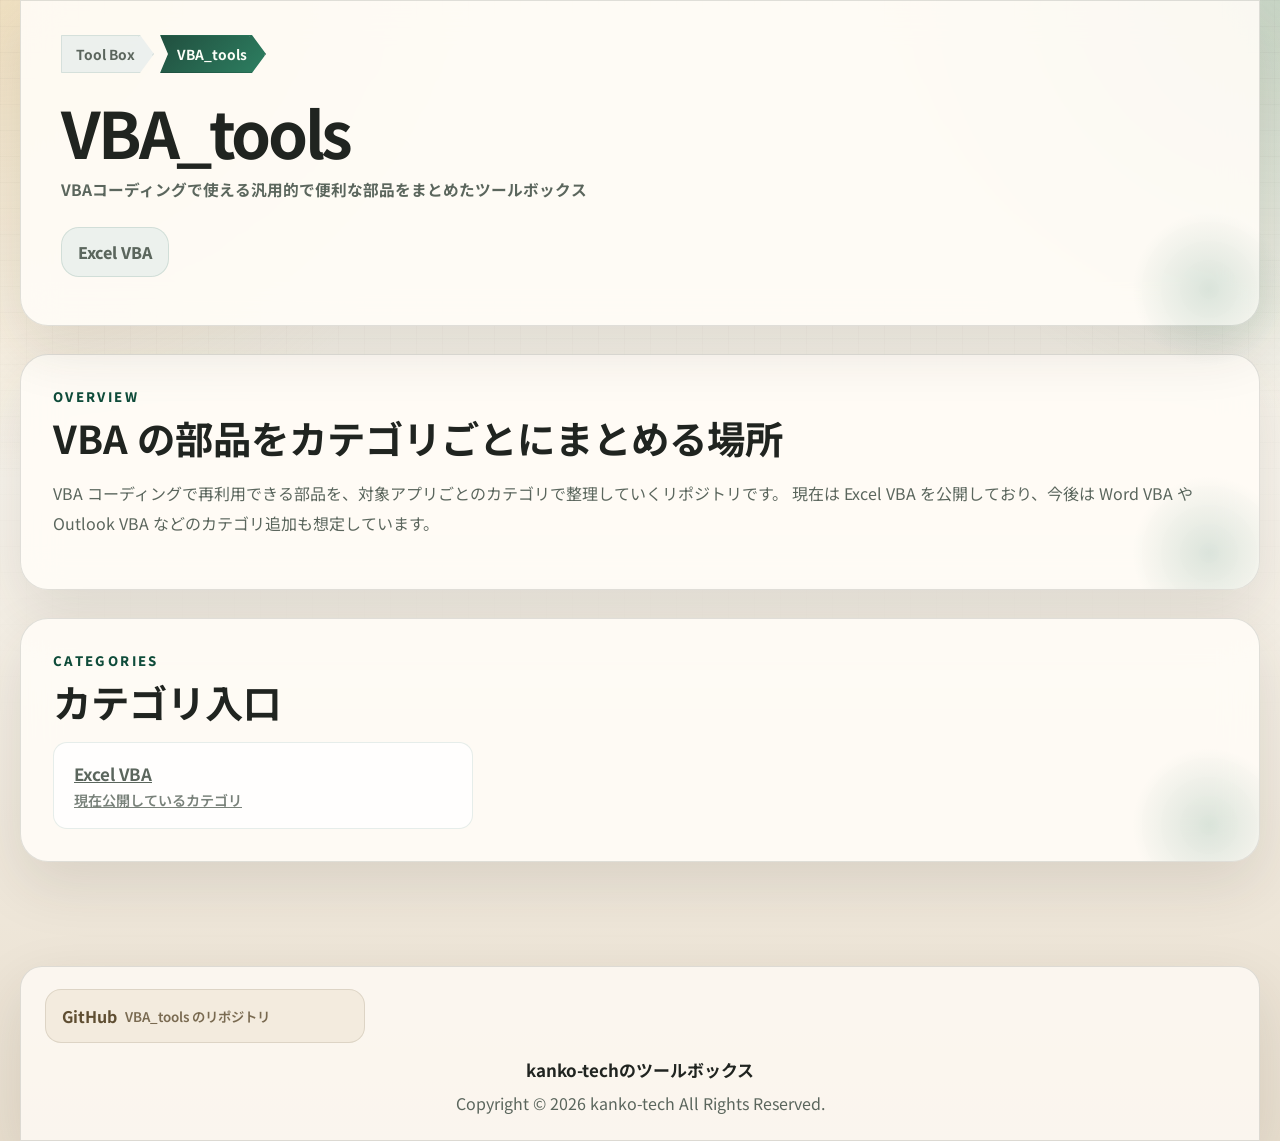
<file: docs/index.html>
﻿<!DOCTYPE html>
<html lang="ja">
<head>
  <meta charset="utf-8">
  <meta name="viewport" content="width=device-width, initial-scale=1">
  <title>VBA_tools Docs Portal</title>
  <link rel="preconnect" href="https://fonts.googleapis.com">
  <link rel="preconnect" href="https://fonts.gstatic.com" crossorigin>
  <link href="https://fonts.googleapis.com/css2?family=Noto+Sans+JP:wght@400;500;700;800&family=Roboto+Mono:wght@400;500&display=swap" rel="stylesheet">
  <link rel="stylesheet" href="styles.css">
  <script src="page.js" defer></script>
</head>
<body>
  <div class="page-shell">
    <header class="hero">
      <div class="position-strip" aria-label="Page position">
        <span class="position-chip">Tool Box</span>
        <span class="position-chip current">VBA_tools</span>
      </div>
      <div class="hero-meta">
        <h1>VBA_tools</h1>
        <p class="hero-subline">VBAコーディングで使える汎用的で便利な部品をまとめたツールボックス</p>
      </div>
      <nav class="global-nav" aria-label="Global site navigation">
        <ul class="global-nav-list">
          <li class="global-nav-item">
            <a class="global-nav-link" href="excelvba.html">Excel VBA</a>
          </li>
        </ul>
      </nav>
    </header>

    <main class="doc-main">
      <section class="panel">
        <div class="section-heading">
          <p class="eyebrow">Overview</p>
          <h2>VBA の部品をカテゴリごとにまとめる場所</h2>
        </div>
        <p class="section-intro">
          VBA コーディングで再利用できる部品を、対象アプリごとのカテゴリで整理していくリポジトリです。
          現在は Excel VBA を公開しており、今後は Word VBA や Outlook VBA などのカテゴリ追加も想定しています。
        </p>
      </section>

      <section class="panel">
        <div class="section-heading">
          <p class="eyebrow">Categories</p>
          <h2>カテゴリ入口</h2>
        </div>
        <div class="directory-stack category-stack">
          <a href="excelvba.html">Excel VBA<small>現在公開しているカテゴリ</small></a>
        </div>
      </section>
    </main>

  </div>
  <footer class="site-footer">
    <div class="footer-link-block">
      <div class="inline-link-list">
        <a href="https://github.com/kanko-tech/VBA_tools" target="_blank" rel="noreferrer">GitHub<small>VBA_tools のリポジトリ</small></a>
      </div>
    </div>
    <p class="footer-title"><strong>kanko-techのツールボックス</strong></p>
    <p>Copyright &copy; 2026 kanko-tech All Rights Reserved.</p>
  </footer>
</body>
</html>
</file>
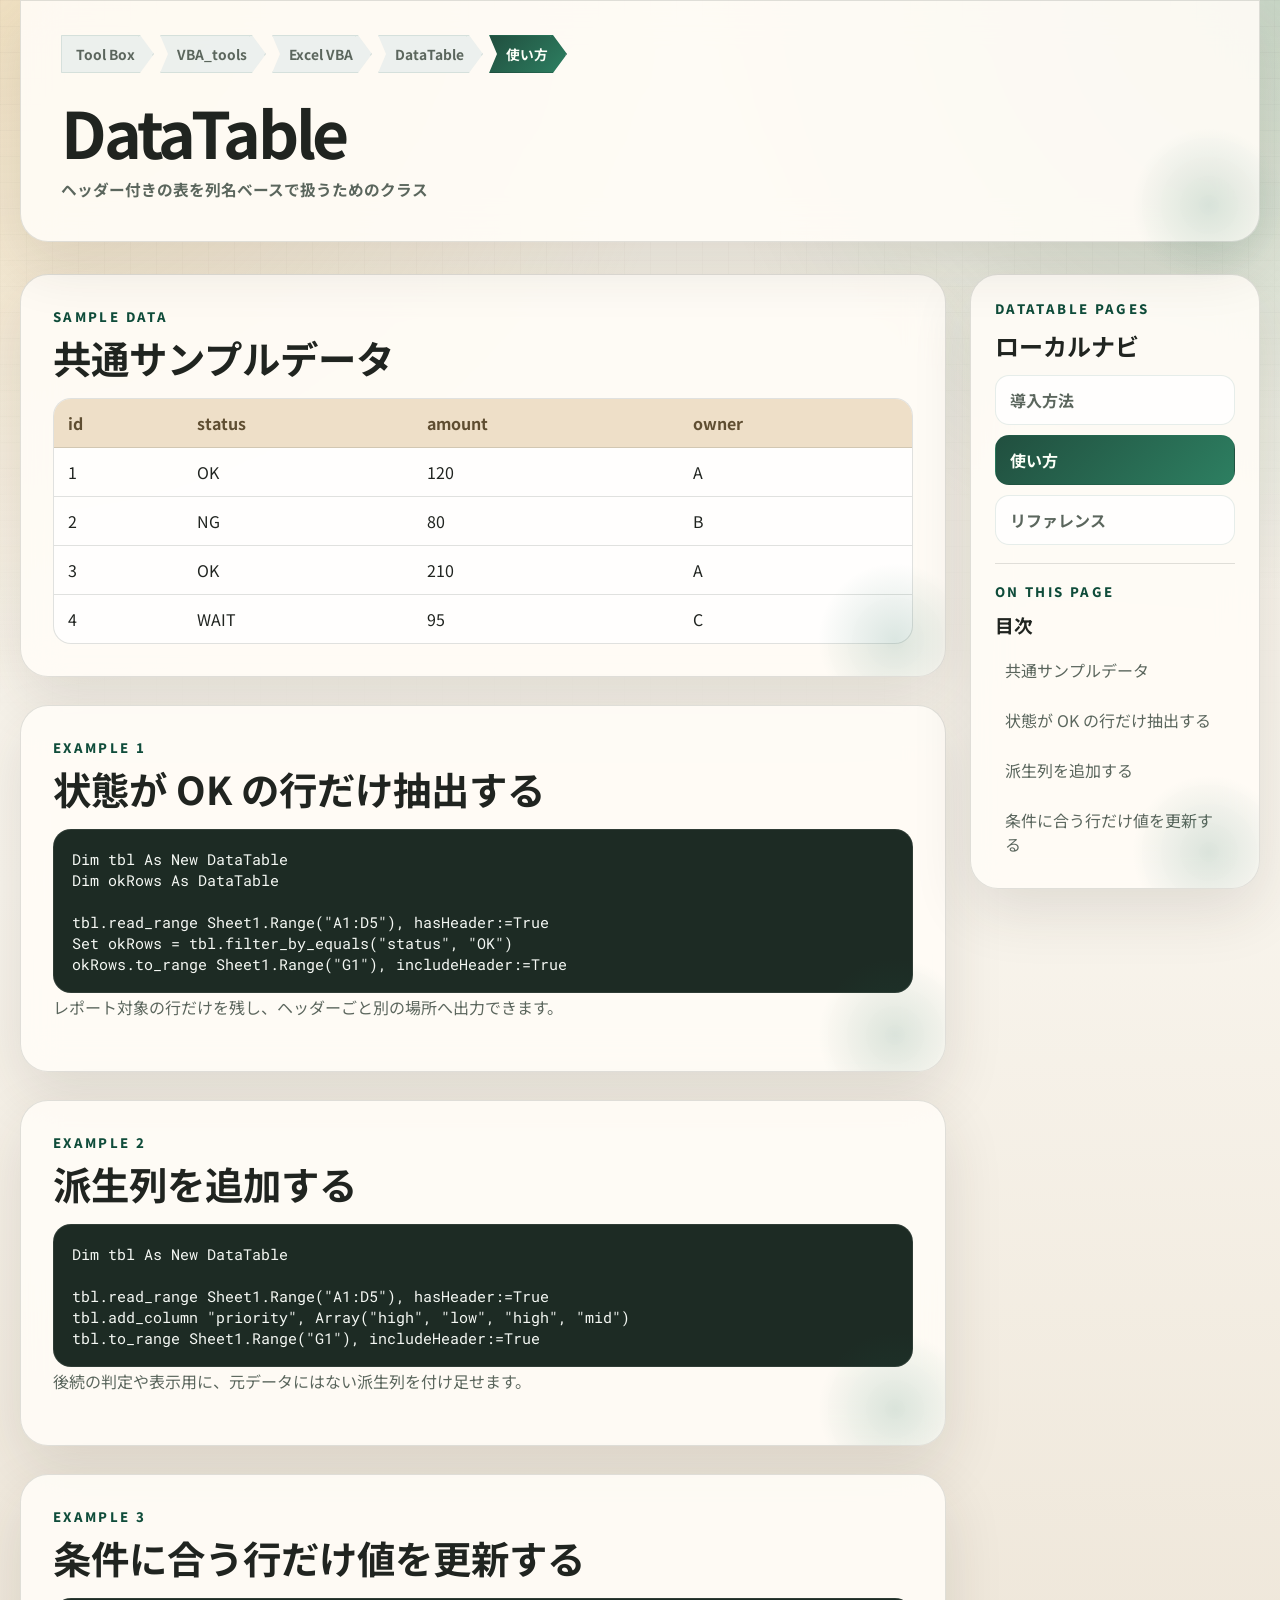
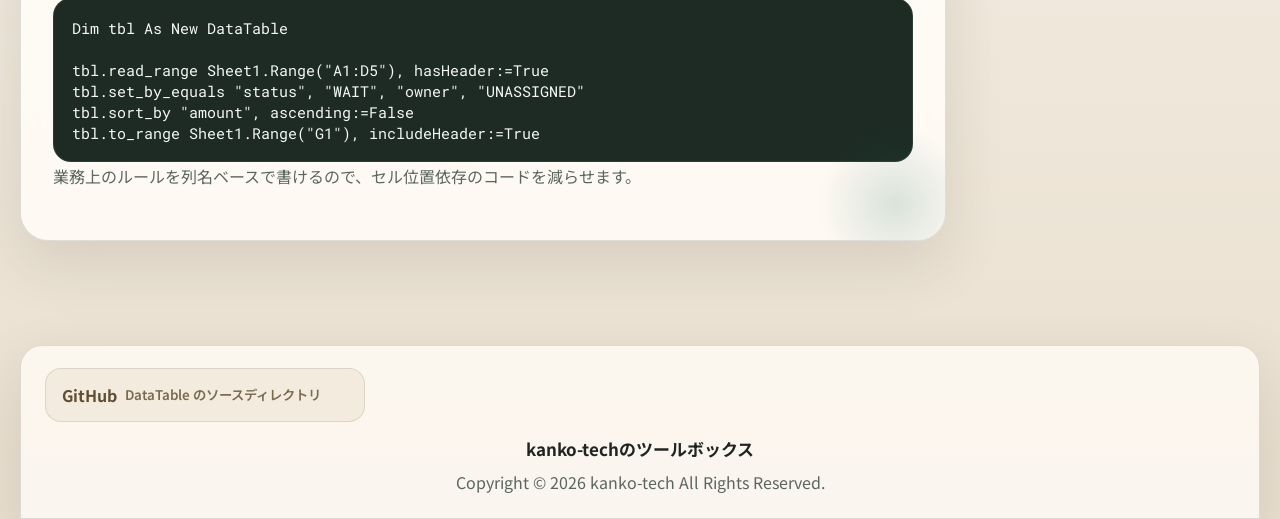
<file: docs/datatable-examples.html>
﻿<!DOCTYPE html>
<html lang="ja">
<head>
  <meta charset="utf-8">
  <meta name="viewport" content="width=device-width, initial-scale=1">
  <title>DataTable Examples | VBA_tools</title>
  <link rel="preconnect" href="https://fonts.googleapis.com">
  <link rel="preconnect" href="https://fonts.gstatic.com" crossorigin>
  <link href="https://fonts.googleapis.com/css2?family=Noto+Sans+JP:wght@400;500;700;800&family=Roboto+Mono:wght@400;500&display=swap" rel="stylesheet">
  <link rel="stylesheet" href="styles.css">
  <script src="page.js" defer></script>
</head>
<body>
  <div class="page-shell docs-layout">
    <header class="hero detail-hero">
      <div class="position-strip" aria-label="Page position">
        <span class="position-chip">Tool Box</span>
        <a class="position-chip" href="index.html">VBA_tools</a>
        <a class="position-chip" href="excelvba.html">Excel VBA</a>
        <a class="position-chip" href="datatable.html">DataTable</a>
        <span class="position-chip current">使い方</span>
      </div>
      <div class="hero-meta">
        <h1>DataTable</h1>
        <p class="hero-subline">ヘッダー付きの表を列名ベースで扱うためのクラス</p>
      </div>

      <button class="toc-toggle" type="button" data-toc-toggle aria-expanded="false">目次を開く</button>
    </header>

    <div class="docs-columns">
      <main class="doc-main" id="doc-content">
        <section class="panel" id="sample-data">
          <div class="section-heading">
            <p class="eyebrow">Sample Data</p>
            <h2>共通サンプルデータ</h2>
          </div>
          <div class="table-wrap">
            <table class="sample-table">
              <thead><tr><th>id</th><th>status</th><th>amount</th><th>owner</th></tr></thead>
              <tbody>
                <tr><td>1</td><td>OK</td><td>120</td><td>A</td></tr>
                <tr><td>2</td><td>NG</td><td>80</td><td>B</td></tr>
                <tr><td>3</td><td>OK</td><td>210</td><td>A</td></tr>
                <tr><td>4</td><td>WAIT</td><td>95</td><td>C</td></tr>
              </tbody>
            </table>
          </div>
        </section>

        <section class="panel" id="example-filter">
          <div class="section-heading">
            <p class="eyebrow">Example 1</p>
            <h2>状態が OK の行だけ抽出する</h2>
          </div>
          <pre class="code-block"><code>Dim tbl As New DataTable
Dim okRows As DataTable

tbl.read_range Sheet1.Range("A1:D5"), hasHeader:=True
Set okRows = tbl.filter_by_equals("status", "OK")
okRows.to_range Sheet1.Range("G1"), includeHeader:=True</code></pre>
          <p class="panel-lead">レポート対象の行だけを残し、ヘッダーごと別の場所へ出力できます。</p>
        </section>

        <section class="panel" id="example-add">
          <div class="section-heading">
            <p class="eyebrow">Example 2</p>
            <h2>派生列を追加する</h2>
          </div>
          <pre class="code-block"><code>Dim tbl As New DataTable

tbl.read_range Sheet1.Range("A1:D5"), hasHeader:=True
tbl.add_column "priority", Array("high", "low", "high", "mid")
tbl.to_range Sheet1.Range("G1"), includeHeader:=True</code></pre>
          <p class="panel-lead">後続の判定や表示用に、元データにはない派生列を付け足せます。</p>
        </section>

        <section class="panel" id="example-update">
          <div class="section-heading">
            <p class="eyebrow">Example 3</p>
            <h2>条件に合う行だけ値を更新する</h2>
          </div>
          <pre class="code-block"><code>Dim tbl As New DataTable

tbl.read_range Sheet1.Range("A1:D5"), hasHeader:=True
tbl.set_by_equals "status", "WAIT", "owner", "UNASSIGNED"
tbl.sort_by "amount", ascending:=False
tbl.to_range Sheet1.Range("G1"), includeHeader:=True</code></pre>
          <p class="panel-lead">業務上のルールを列名ベースで書けるので、セル位置依存のコードを減らせます。</p>
        </section>
      </main>

      <aside class="doc-sidebar">
        <div class="sidebar-card">
          <p class="eyebrow">DataTable Pages</p>
          <h2>ローカルナビ</h2>
          <nav class="local-nav-list">
            <a href="datatable-setup.html">導入方法</a>
            <a href="datatable-examples.html" class="current">使い方</a>
            <a href="datatable-reference.html">リファレンス</a>
          </nav>
          <hr class="sidebar-sep">
          <p class="eyebrow">On This Page</p>
          <h3>目次</h3>
          <nav data-toc-source="#doc-content"></nav>
          <button class="mobile-toc-close" type="button" data-toc-close>閉じる</button>
        </div>
      </aside>
    </div>
  </div>
  <footer class="site-footer">
    <div class="footer-link-block">
      <div class="inline-link-list">
        <a href="https://github.com/kanko-tech/VBA_tools/tree/main/src/ExcelVBA/DataTable" target="_blank" rel="noreferrer">GitHub<small>DataTable のソースディレクトリ</small></a>
      </div>
    </div>
    <p class="footer-title"><strong>kanko-techのツールボックス</strong></p>
    <p>Copyright &copy; 2026 kanko-tech All Rights Reserved.</p>
  </footer>
</body>
</html>
</file>
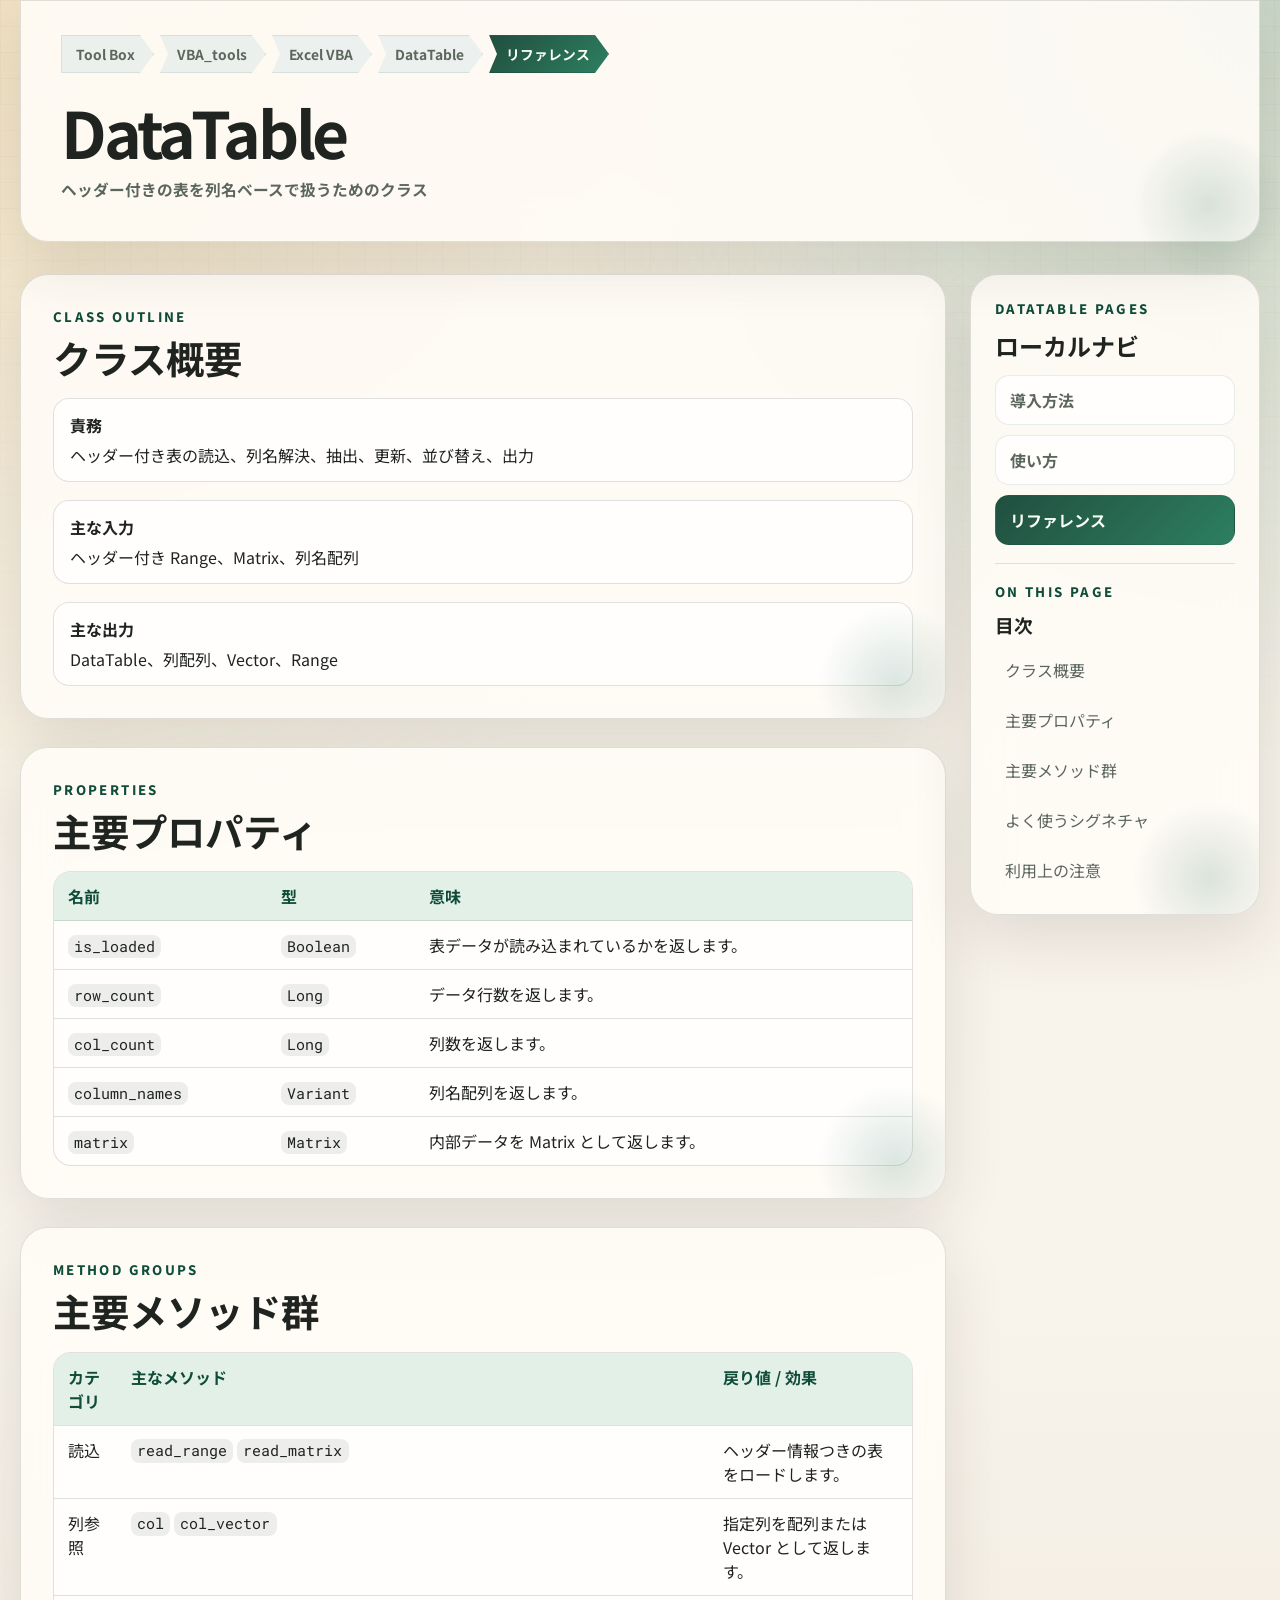
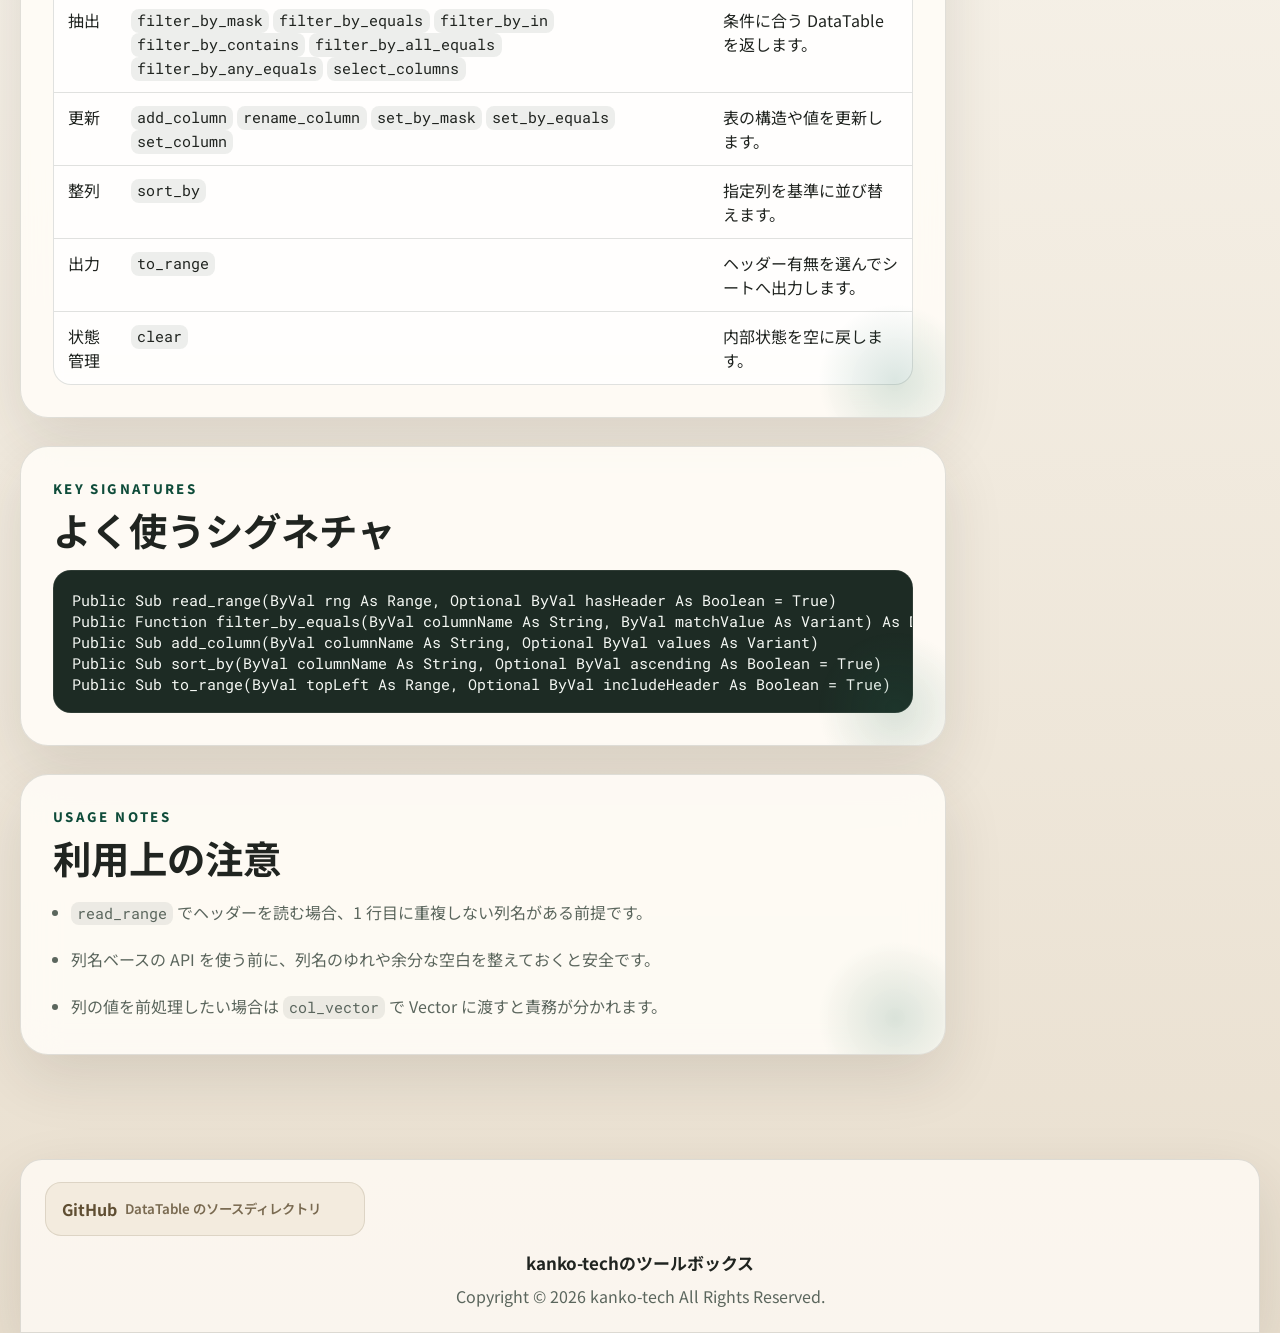
<file: docs/datatable-reference.html>
﻿<!DOCTYPE html>
<html lang="ja">
<head>
  <meta charset="utf-8">
  <meta name="viewport" content="width=device-width, initial-scale=1">
  <title>DataTable Reference | VBA_tools</title>
  <link rel="preconnect" href="https://fonts.googleapis.com">
  <link rel="preconnect" href="https://fonts.gstatic.com" crossorigin>
  <link href="https://fonts.googleapis.com/css2?family=Noto+Sans+JP:wght@400;500;700;800&family=Roboto+Mono:wght@400;500&display=swap" rel="stylesheet">
  <link rel="stylesheet" href="styles.css">
  <script src="page.js" defer></script>
</head>
<body class="reference-page">
  <div class="page-shell docs-layout">
    <header class="hero detail-hero">
      <div class="position-strip" aria-label="Page position">
        <span class="position-chip">Tool Box</span>
        <a class="position-chip" href="index.html">VBA_tools</a>
        <a class="position-chip" href="excelvba.html">Excel VBA</a>
        <a class="position-chip" href="datatable.html">DataTable</a>
        <span class="position-chip current">リファレンス</span>
      </div>
      <div class="hero-meta">
        <h1>DataTable</h1>
        <p class="hero-subline">ヘッダー付きの表を列名ベースで扱うためのクラス</p>
      </div>

      <button class="toc-toggle" type="button" data-toc-toggle aria-expanded="false">目次を開く</button>
    </header>

    <div class="docs-columns">
      <main class="doc-main" id="doc-content">
        <section class="panel" id="class-outline">
          <div class="section-heading">
            <p class="eyebrow">Class Outline</p>
            <h2>クラス概要</h2>
          </div>
          <div class="info-pills">
            <div class="info-pill"><strong>責務</strong> ヘッダー付き表の読込、列名解決、抽出、更新、並び替え、出力</div>
            <div class="info-pill"><strong>主な入力</strong> ヘッダー付き Range、Matrix、列名配列</div>
            <div class="info-pill"><strong>主な出力</strong> DataTable、列配列、Vector、Range</div>
          </div>
        </section>

        <section class="panel" id="properties">
          <div class="section-heading">
            <p class="eyebrow">Properties</p>
            <h2>主要プロパティ</h2>
          </div>
          <div class="table-wrap">
            <table>
              <thead>
                <tr>
                  <th>名前</th>
                  <th>型</th>
                  <th>意味</th>
                </tr>
              </thead>
              <tbody>
                <tr>
                  <td><code>is_loaded</code></td>
                  <td><code>Boolean</code></td>
                  <td>表データが読み込まれているかを返します。</td>
                </tr>
                <tr>
                  <td><code>row_count</code></td>
                  <td><code>Long</code></td>
                  <td>データ行数を返します。</td>
                </tr>
                <tr>
                  <td><code>col_count</code></td>
                  <td><code>Long</code></td>
                  <td>列数を返します。</td>
                </tr>
                <tr>
                  <td><code>column_names</code></td>
                  <td><code>Variant</code></td>
                  <td>列名配列を返します。</td>
                </tr>
                <tr>
                  <td><code>matrix</code></td>
                  <td><code>Matrix</code></td>
                  <td>内部データを Matrix として返します。</td>
                </tr>
              </tbody>
            </table>
          </div>
        </section>

        <section class="panel" id="methods">
          <div class="section-heading">
            <p class="eyebrow">Method Groups</p>
            <h2>主要メソッド群</h2>
          </div>
          <div class="table-wrap">
            <table>
              <thead>
                <tr>
                  <th>カテゴリ</th>
                  <th>主なメソッド</th>
                  <th>戻り値 / 効果</th>
                </tr>
              </thead>
              <tbody>
                <tr>
                  <td>読込</td>
                  <td><code>read_range</code> <code>read_matrix</code></td>
                  <td>ヘッダー情報つきの表をロードします。</td>
                </tr>
                <tr>
                  <td>列参照</td>
                  <td><code>col</code> <code>col_vector</code></td>
                  <td>指定列を配列または Vector として返します。</td>
                </tr>
                <tr>
                  <td>抽出</td>
                  <td><code>filter_by_mask</code> <code>filter_by_equals</code> <code>filter_by_in</code> <code>filter_by_contains</code> <code>filter_by_all_equals</code> <code>filter_by_any_equals</code> <code>select_columns</code></td>
                  <td>条件に合う DataTable を返します。</td>
                </tr>
                <tr>
                  <td>更新</td>
                  <td><code>add_column</code> <code>rename_column</code> <code>set_by_mask</code> <code>set_by_equals</code> <code>set_column</code></td>
                  <td>表の構造や値を更新します。</td>
                </tr>
                <tr>
                  <td>整列</td>
                  <td><code>sort_by</code></td>
                  <td>指定列を基準に並び替えます。</td>
                </tr>
                <tr>
                  <td>出力</td>
                  <td><code>to_range</code></td>
                  <td>ヘッダー有無を選んでシートへ出力します。</td>
                </tr>
                <tr>
                  <td>状態管理</td>
                  <td><code>clear</code></td>
                  <td>内部状態を空に戻します。</td>
                </tr>
              </tbody>
            </table>
          </div>
        </section>

        <section class="panel" id="signatures">
          <div class="section-heading">
            <p class="eyebrow">Key Signatures</p>
            <h2>よく使うシグネチャ</h2>
          </div>
          <pre class="code-block"><code>Public Sub read_range(ByVal rng As Range, Optional ByVal hasHeader As Boolean = True)
Public Function filter_by_equals(ByVal columnName As String, ByVal matchValue As Variant) As DataTable
Public Sub add_column(ByVal columnName As String, Optional ByVal values As Variant)
Public Sub sort_by(ByVal columnName As String, Optional ByVal ascending As Boolean = True)
Public Sub to_range(ByVal topLeft As Range, Optional ByVal includeHeader As Boolean = True)</code></pre>
        </section>

        <section class="panel" id="notes">
          <div class="section-heading">
            <p class="eyebrow">Usage Notes</p>
            <h2>利用上の注意</h2>
          </div>
          <ul class="checklist">
            <li><code>read_range</code> でヘッダーを読む場合、1 行目に重複しない列名がある前提です。</li>
            <li>列名ベースの API を使う前に、列名のゆれや余分な空白を整えておくと安全です。</li>
            <li>列の値を前処理したい場合は <code>col_vector</code> で Vector に渡すと責務が分かれます。</li>
          </ul>
        </section>
      </main>

      <aside class="doc-sidebar">
        <div class="sidebar-card">
          <p class="eyebrow">DataTable Pages</p>
          <h2>ローカルナビ</h2>
          <nav class="local-nav-list" aria-label="DataTable local navigation">
            <a href="datatable-setup.html">導入方法</a>
            <a href="datatable-examples.html">使い方</a>
            <a href="datatable-reference.html" class="current">リファレンス</a>
          </nav>
          <hr class="sidebar-sep">
          <p class="eyebrow">On This Page</p>
          <h3>目次</h3>
          <nav data-toc-source="#doc-content"></nav>
          <button class="mobile-toc-close" type="button" data-toc-close>閉じる</button>
        </div>
      </aside>
    </div>
  </div>
  <footer class="site-footer">
    <div class="footer-link-block">
      <div class="inline-link-list">
        <a href="https://github.com/kanko-tech/VBA_tools/tree/main/src/ExcelVBA/DataTable" target="_blank" rel="noreferrer">GitHub<small>DataTable のソースディレクトリ</small></a>
      </div>
    </div>
    <p class="footer-title"><strong>kanko-techのツールボックス</strong></p>
    <p>Copyright &copy; 2026 kanko-tech All Rights Reserved.</p>
  </footer>
</body>
</html>
</file>
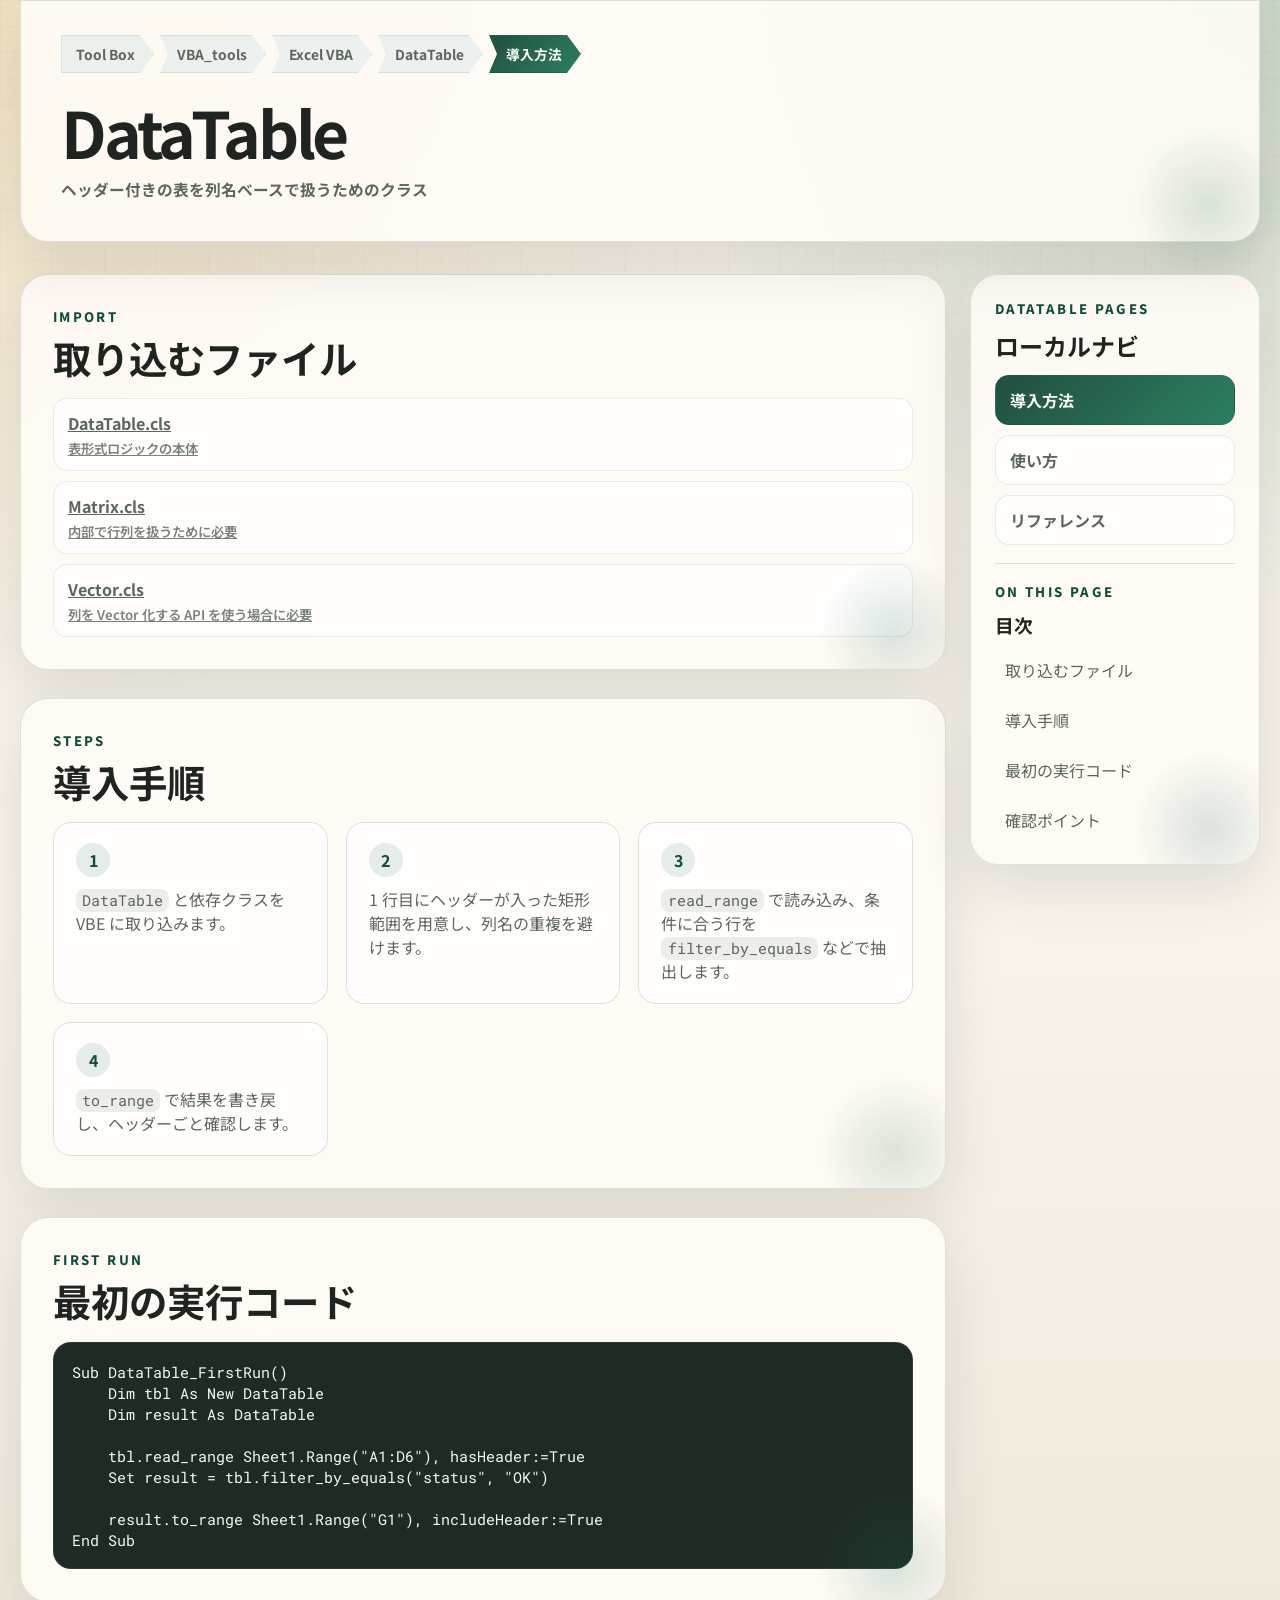
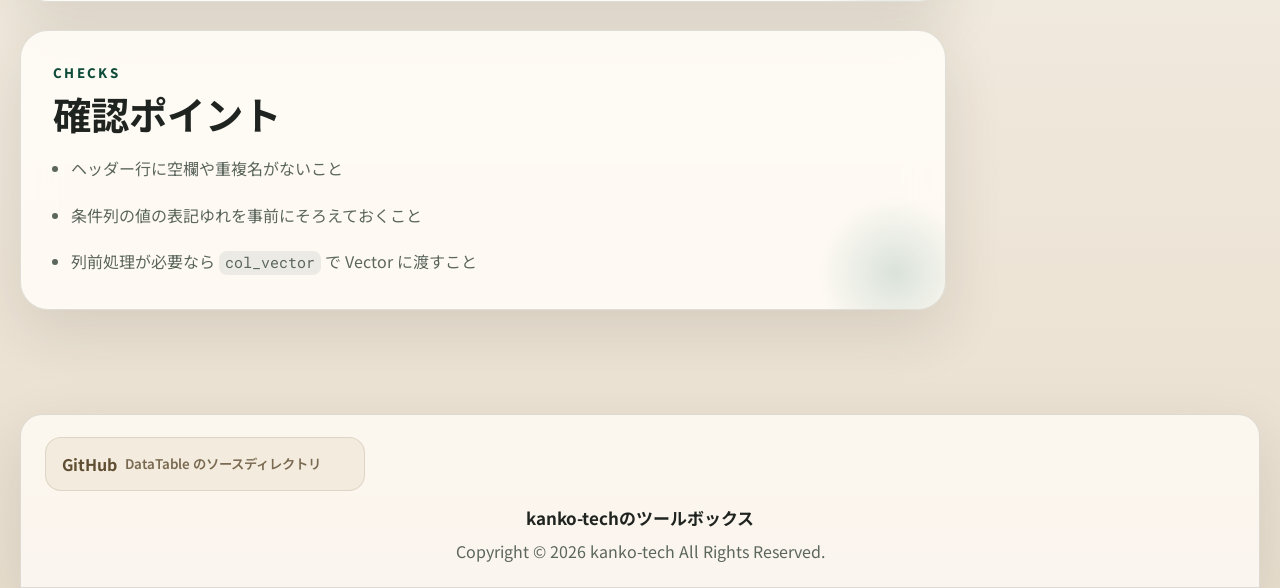
<file: docs/datatable-setup.html>
﻿<!DOCTYPE html>
<html lang="ja">
<head>
  <meta charset="utf-8">
  <meta name="viewport" content="width=device-width, initial-scale=1">
  <title>DataTable Setup | VBA_tools</title>
  <link rel="preconnect" href="https://fonts.googleapis.com">
  <link rel="preconnect" href="https://fonts.gstatic.com" crossorigin>
  <link href="https://fonts.googleapis.com/css2?family=Noto+Sans+JP:wght@400;500;700;800&family=Roboto+Mono:wght@400;500&display=swap" rel="stylesheet">
  <link rel="stylesheet" href="styles.css">
  <script src="page.js" defer></script>
</head>
<body>
  <div class="page-shell docs-layout">
    <header class="hero detail-hero">
      <div class="position-strip" aria-label="Page position">
        <span class="position-chip">Tool Box</span>
        <a class="position-chip" href="index.html">VBA_tools</a>
        <a class="position-chip" href="excelvba.html">Excel VBA</a>
        <a class="position-chip" href="datatable.html">DataTable</a>
        <span class="position-chip current">導入方法</span>
      </div>
      <div class="hero-meta">
        <h1>DataTable</h1>
        <p class="hero-subline">ヘッダー付きの表を列名ベースで扱うためのクラス</p>
      </div>

      <button class="toc-toggle" type="button" data-toc-toggle aria-expanded="false">目次を開く</button>
    </header>

    <div class="docs-columns">
      <main class="doc-main" id="doc-content">
        <section class="panel" id="import">
          <div class="section-heading">
            <p class="eyebrow">Import</p>
            <h2>取り込むファイル</h2>
          </div>
          <div class="directory-stack">
        <a href="https://github.com/kanko-tech/VBA_tools/blob/main/src/ExcelVBA/DataTable/DataTable.cls" target="_blank" rel="noreferrer">DataTable.cls<small>表形式ロジックの本体</small></a>
        <a href="https://github.com/kanko-tech/VBA_tools/blob/main/src/ExcelVBA/Matrix/Matrix.cls" target="_blank" rel="noreferrer">Matrix.cls<small>内部で行列を扱うために必要</small></a>
        <a href="https://github.com/kanko-tech/VBA_tools/blob/main/src/ExcelVBA/Vector/Vector.cls" target="_blank" rel="noreferrer">Vector.cls<small>列を Vector 化する API を使う場合に必要</small></a>
          </div>
        </section>

        <section class="panel" id="steps">
          <div class="section-heading">
            <p class="eyebrow">Steps</p>
            <h2>導入手順</h2>
          </div>
          <div class="number-grid">
            <article class="number-card"><strong>1</strong><p><code>DataTable</code> と依存クラスを VBE に取り込みます。</p></article>
            <article class="number-card"><strong>2</strong><p>1 行目にヘッダーが入った矩形範囲を用意し、列名の重複を避けます。</p></article>
            <article class="number-card"><strong>3</strong><p><code>read_range</code> で読み込み、条件に合う行を <code>filter_by_equals</code> などで抽出します。</p></article>
            <article class="number-card"><strong>4</strong><p><code>to_range</code> で結果を書き戻し、ヘッダーごと確認します。</p></article>
          </div>
        </section>

        <section class="panel" id="first-run">
          <div class="section-heading">
            <p class="eyebrow">First Run</p>
            <h2>最初の実行コード</h2>
          </div>
          <pre class="code-block"><code>Sub DataTable_FirstRun()
    Dim tbl As New DataTable
    Dim result As DataTable

    tbl.read_range Sheet1.Range("A1:D6"), hasHeader:=True
    Set result = tbl.filter_by_equals("status", "OK")

    result.to_range Sheet1.Range("G1"), includeHeader:=True
End Sub</code></pre>
        </section>

        <section class="panel" id="checks">
          <div class="section-heading">
            <p class="eyebrow">Checks</p>
            <h2>確認ポイント</h2>
          </div>
          <ul class="checklist">
            <li>ヘッダー行に空欄や重複名がないこと</li>
            <li>条件列の値の表記ゆれを事前にそろえておくこと</li>
            <li>列前処理が必要なら <code>col_vector</code> で Vector に渡すこと</li>
          </ul>
        </section>
      </main>

      <aside class="doc-sidebar">
        <div class="sidebar-card">
          <p class="eyebrow">DataTable Pages</p>
          <h2>ローカルナビ</h2>
          <nav class="local-nav-list">
            <a href="datatable-setup.html" class="current">導入方法</a>
            <a href="datatable-examples.html">使い方</a>
            <a href="datatable-reference.html">リファレンス</a>
          </nav>
          <hr class="sidebar-sep">
          <p class="eyebrow">On This Page</p>
          <h3>目次</h3>
          <nav data-toc-source="#doc-content"></nav>
          <button class="mobile-toc-close" type="button" data-toc-close>閉じる</button>
        </div>
      </aside>
    </div>
  </div>
  <footer class="site-footer">
    <div class="footer-link-block">
      <div class="inline-link-list">
        <a href="https://github.com/kanko-tech/VBA_tools/tree/main/src/ExcelVBA/DataTable" target="_blank" rel="noreferrer">GitHub<small>DataTable のソースディレクトリ</small></a>
      </div>
    </div>
    <p class="footer-title"><strong>kanko-techのツールボックス</strong></p>
    <p>Copyright &copy; 2026 kanko-tech All Rights Reserved.</p>
  </footer>
</body>
</html>
</file>
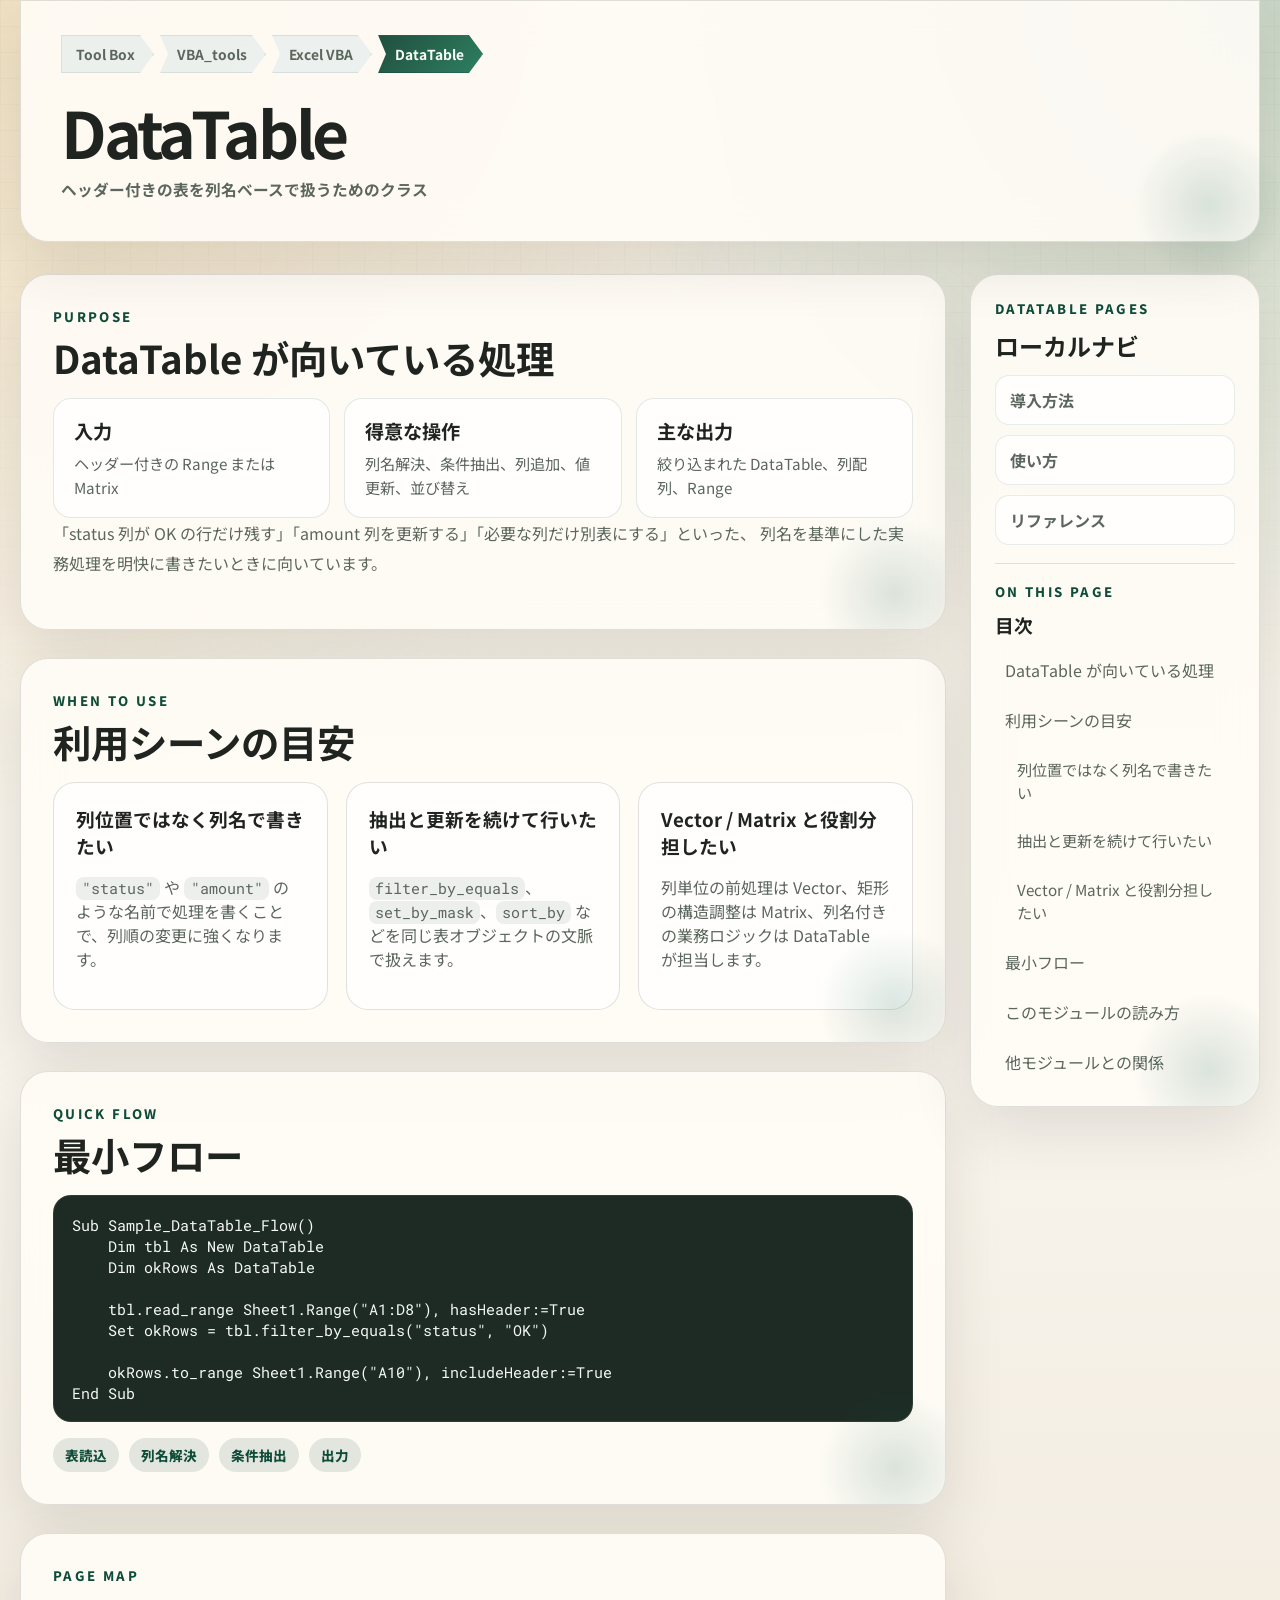
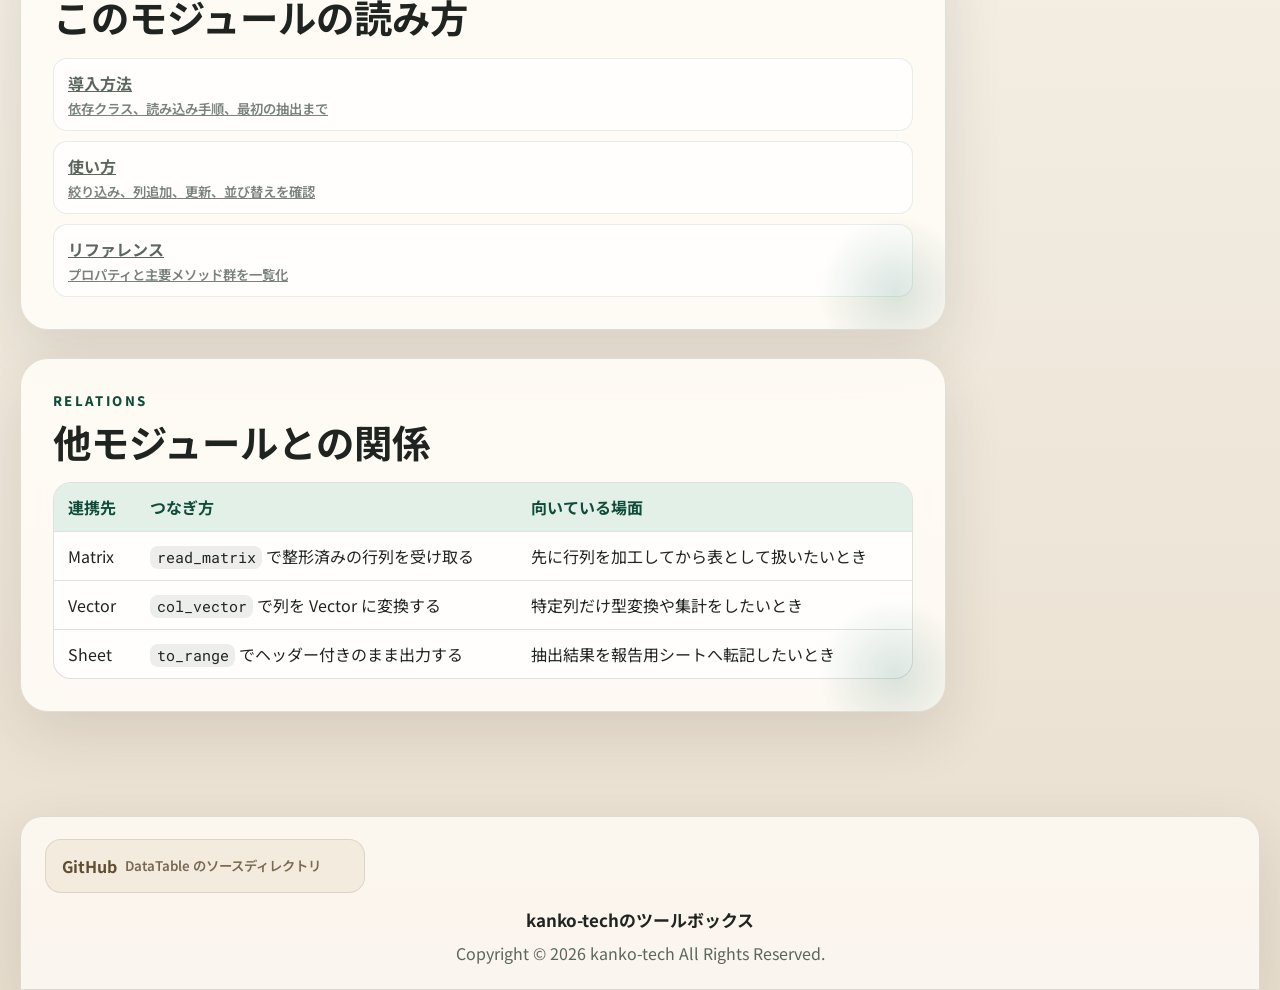
<file: docs/datatable.html>
﻿<!DOCTYPE html>
<html lang="ja">
<head>
  <meta charset="utf-8">
  <meta name="viewport" content="width=device-width, initial-scale=1">
  <title>DataTable Overview | VBA_tools</title>
  <link rel="preconnect" href="https://fonts.googleapis.com">
  <link rel="preconnect" href="https://fonts.gstatic.com" crossorigin>
  <link href="https://fonts.googleapis.com/css2?family=Noto+Sans+JP:wght@400;500;700;800&family=Roboto+Mono:wght@400;500&display=swap" rel="stylesheet">
  <link rel="stylesheet" href="styles.css">
  <script src="page.js" defer></script>
</head>
<body>
  <div class="page-shell docs-layout">
    <header class="hero detail-hero">
      <div class="position-strip" aria-label="Page position">
        <span class="position-chip">Tool Box</span>
        <a class="position-chip" href="index.html">VBA_tools</a>
        <a class="position-chip" href="excelvba.html">Excel VBA</a>
        <a class="position-chip current" href="datatable.html">DataTable</a>
      </div>
      <div class="hero-meta">
        <h1>DataTable</h1>
        <p class="hero-subline">ヘッダー付きの表を列名ベースで扱うためのクラス</p>
      </div>

      <button class="toc-toggle" type="button" data-toc-toggle aria-expanded="false">目次を開く</button>
    </header>

    <div class="docs-columns">
      <main class="doc-main" id="doc-content">
        <section class="panel" id="purpose">
          <div class="section-heading">
            <p class="eyebrow">Purpose</p>
            <h2>DataTable が向いている処理</h2>
          </div>
          <div class="metric-strip">
            <div class="metric-card">
              <strong>入力</strong>
              <span>ヘッダー付きの Range または Matrix</span>
            </div>
            <div class="metric-card">
              <strong>得意な操作</strong>
              <span>列名解決、条件抽出、列追加、値更新、並び替え</span>
            </div>
            <div class="metric-card">
              <strong>主な出力</strong>
              <span>絞り込まれた DataTable、列配列、Range</span>
            </div>
          </div>
          <p class="section-intro">
            「status 列が OK の行だけ残す」「amount 列を更新する」「必要な列だけ別表にする」といった、
            列名を基準にした実務処理を明快に書きたいときに向いています。
          </p>
        </section>

        <section class="panel" id="fit">
          <div class="section-heading">
            <p class="eyebrow">When to Use</p>
            <h2>利用シーンの目安</h2>
          </div>
          <div class="note-grid">
            <article class="note-card">
              <h3>列位置ではなく列名で書きたい</h3>
              <p><code>"status"</code> や <code>"amount"</code> のような名前で処理を書くことで、列順の変更に強くなります。</p>
            </article>
            <article class="note-card">
              <h3>抽出と更新を続けて行いたい</h3>
              <p><code>filter_by_equals</code>、<code>set_by_mask</code>、<code>sort_by</code> などを同じ表オブジェクトの文脈で扱えます。</p>
            </article>
            <article class="note-card">
              <h3>Vector / Matrix と役割分担したい</h3>
              <p>列単位の前処理は Vector、矩形の構造調整は Matrix、列名付きの業務ロジックは DataTable が担当します。</p>
            </article>
          </div>
        </section>

        <section class="panel" id="quick-flow">
          <div class="section-heading">
            <p class="eyebrow">Quick Flow</p>
            <h2>最小フロー</h2>
          </div>
          <pre class="code-block"><code>Sub Sample_DataTable_Flow()
    Dim tbl As New DataTable
    Dim okRows As DataTable

    tbl.read_range Sheet1.Range("A1:D8"), hasHeader:=True
    Set okRows = tbl.filter_by_equals("status", "OK")

    okRows.to_range Sheet1.Range("A10"), includeHeader:=True
End Sub</code></pre>
          <div class="status-line">
            <span class="status-pill">表読込</span>
            <span class="status-pill">列名解決</span>
            <span class="status-pill">条件抽出</span>
            <span class="status-pill">出力</span>
          </div>
        </section>

        <section class="panel" id="page-map">
          <div class="section-heading">
            <p class="eyebrow">Page Map</p>
            <h2>このモジュールの読み方</h2>
          </div>
          <div class="directory-stack">
            <a href="datatable-setup.html">導入方法<small>依存クラス、読み込み手順、最初の抽出まで</small></a>
            <a href="datatable-examples.html">使い方<small>絞り込み、列追加、更新、並び替えを確認</small></a>
            <a href="datatable-reference.html">リファレンス<small>プロパティと主要メソッド群を一覧化</small></a>
          </div>
        </section>

        <section class="panel" id="relations">
          <div class="section-heading">
            <p class="eyebrow">Relations</p>
            <h2>他モジュールとの関係</h2>
          </div>
          <div class="table-wrap">
            <table>
              <thead>
                <tr>
                  <th>連携先</th>
                  <th>つなぎ方</th>
                  <th>向いている場面</th>
                </tr>
              </thead>
              <tbody>
                <tr>
                  <td>Matrix</td>
                  <td><code>read_matrix</code> で整形済みの行列を受け取る</td>
                  <td>先に行列を加工してから表として扱いたいとき</td>
                </tr>
                <tr>
                  <td>Vector</td>
                  <td><code>col_vector</code> で列を Vector に変換する</td>
                  <td>特定列だけ型変換や集計をしたいとき</td>
                </tr>
                <tr>
                  <td>Sheet</td>
                  <td><code>to_range</code> でヘッダー付きのまま出力する</td>
                  <td>抽出結果を報告用シートへ転記したいとき</td>
                </tr>
              </tbody>
            </table>
          </div>
        </section>
      </main>

      <aside class="doc-sidebar">
        <div class="sidebar-card">
          <p class="eyebrow">DataTable Pages</p>
          <h2>ローカルナビ</h2>
          <nav class="local-nav-list" aria-label="DataTable local navigation">
            <a href="datatable-setup.html">導入方法</a>
            <a href="datatable-examples.html">使い方</a>
            <a href="datatable-reference.html">リファレンス</a>
          </nav>
          <hr class="sidebar-sep">
          <p class="eyebrow">On This Page</p>
          <h3>目次</h3>
          <nav data-toc-source="#doc-content"></nav>
          <button class="mobile-toc-close" type="button" data-toc-close>閉じる</button>
        </div>
      </aside>
    </div>
  </div>
  <footer class="site-footer">
    <div class="footer-link-block">
      <div class="inline-link-list">
        <a href="https://github.com/kanko-tech/VBA_tools/tree/main/src/ExcelVBA/DataTable" target="_blank" rel="noreferrer">GitHub<small>DataTable のソースディレクトリ</small></a>
      </div>
    </div>
    <p class="footer-title"><strong>kanko-techのツールボックス</strong></p>
    <p>Copyright &copy; 2026 kanko-tech All Rights Reserved.</p>
  </footer>
</body>
</html>
</file>
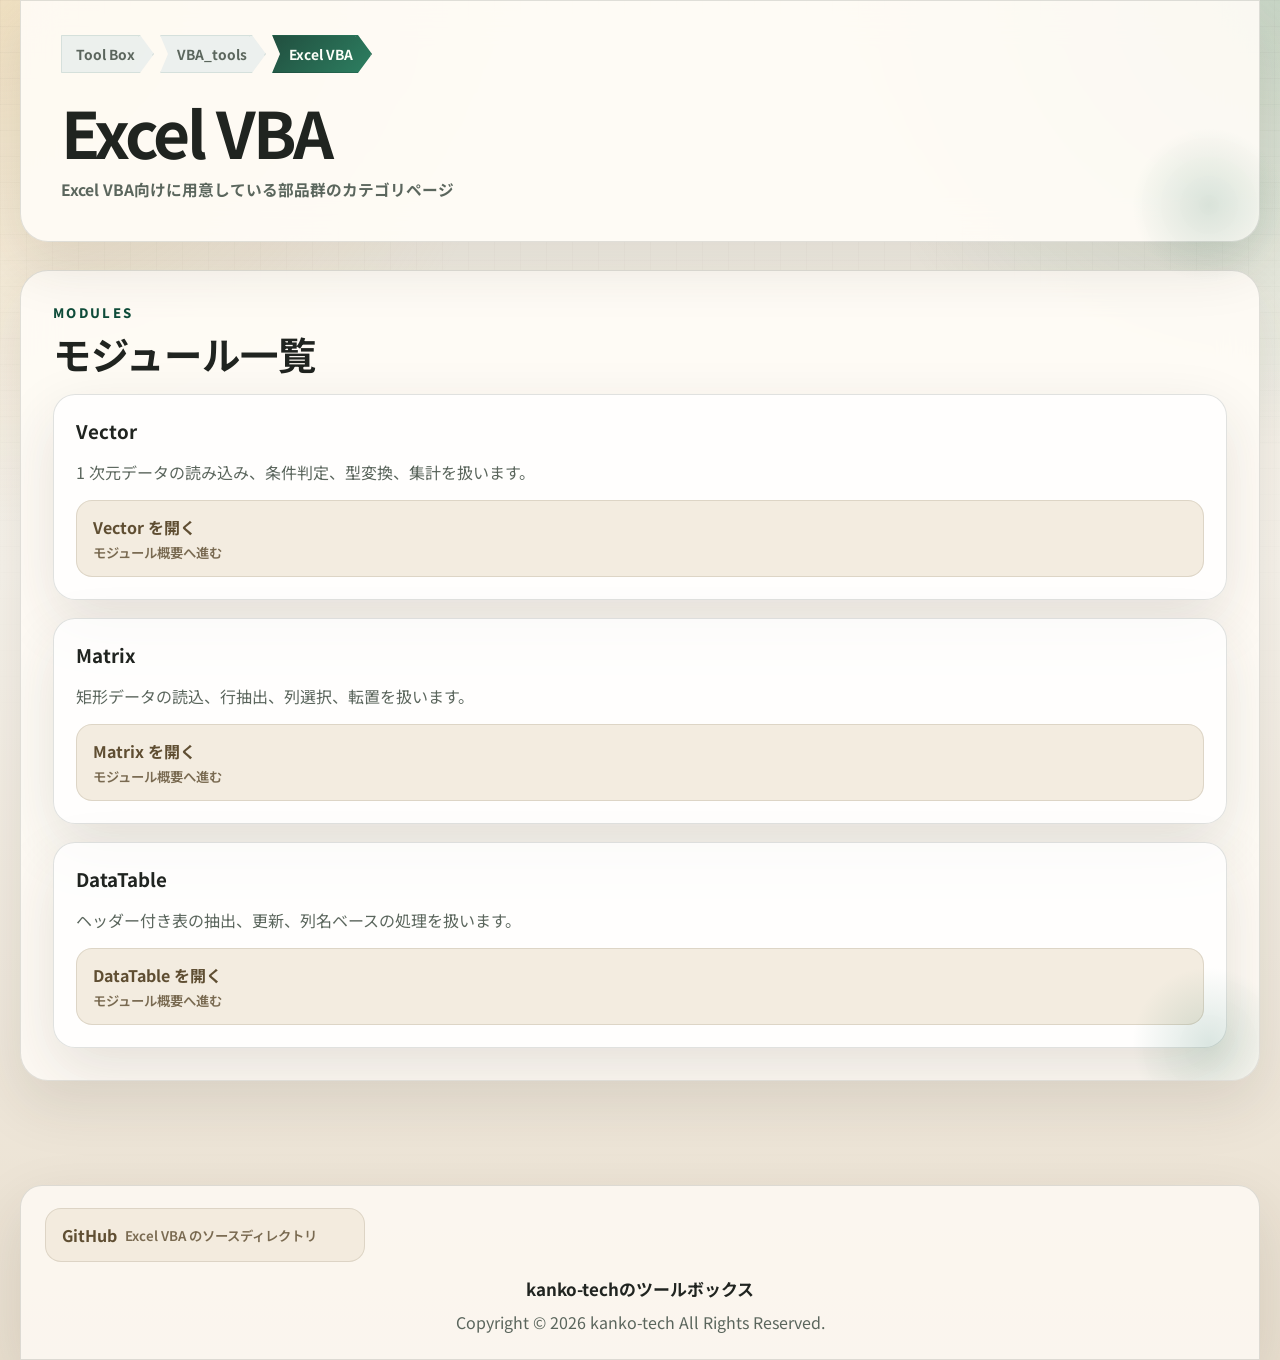
<file: docs/excelvba.html>
﻿<!DOCTYPE html>
<html lang="ja">
<head>
  <meta charset="utf-8">
  <meta name="viewport" content="width=device-width, initial-scale=1">
  <title>Excel VBA | VBA_tools</title>
  <link rel="preconnect" href="https://fonts.googleapis.com">
  <link rel="preconnect" href="https://fonts.gstatic.com" crossorigin>
  <link href="https://fonts.googleapis.com/css2?family=Noto+Sans+JP:wght@400;500;700;800&family=Roboto+Mono:wght@400;500&display=swap" rel="stylesheet">
  <link rel="stylesheet" href="styles.css">
  <script src="page.js" defer></script>
</head>
<body>
  <div class="page-shell">
    <header class="hero">
      <div class="position-strip" aria-label="Page position">
        <span class="position-chip">Tool Box</span>
        <a class="position-chip" href="index.html">VBA_tools</a>
        <span class="position-chip current">Excel VBA</span>
      </div>
      <div class="hero-meta">
        <h1>Excel VBA</h1>
        <p class="hero-subline">Excel VBA向けに用意している部品群のカテゴリページ</p>
      </div>
    </header>

    <main class="doc-main">
      <section class="panel">
        <div class="section-heading">
          <p class="eyebrow">Modules</p>
          <h2>モジュール一覧</h2>
        </div>
        <div class="grid three">
          <article class="module-card">
            <h3>Vector</h3>
            <p>1 次元データの読み込み、条件判定、型変換、集計を扱います。</p>
      <div class="inline-link-list">
              <a href="vector.html">Vector を開く<small>モジュール概要へ進む</small></a>
            </div>
          </article>
          <article class="module-card">
            <h3>Matrix</h3>
            <p>矩形データの読込、行抽出、列選択、転置を扱います。</p>
      <div class="inline-link-list">
              <a href="matrix.html">Matrix を開く<small>モジュール概要へ進む</small></a>
            </div>
          </article>
          <article class="module-card">
            <h3>DataTable</h3>
            <p>ヘッダー付き表の抽出、更新、列名ベースの処理を扱います。</p>
      <div class="inline-link-list">
              <a href="datatable.html">DataTable を開く<small>モジュール概要へ進む</small></a>
            </div>
          </article>
        </div>
      </section>
    </main>
  </div>
  <footer class="site-footer">
    <div class="footer-link-block">
      <div class="inline-link-list">
        <a href="https://github.com/kanko-tech/VBA_tools/tree/main/src/ExcelVBA" target="_blank" rel="noreferrer">GitHub<small>Excel VBA のソースディレクトリ</small></a>
      </div>
    </div>
    <p class="footer-title"><strong>kanko-techのツールボックス</strong></p>
    <p>Copyright &copy; 2026 kanko-tech All Rights Reserved.</p>
  </footer>
</body>
</html>
</file>
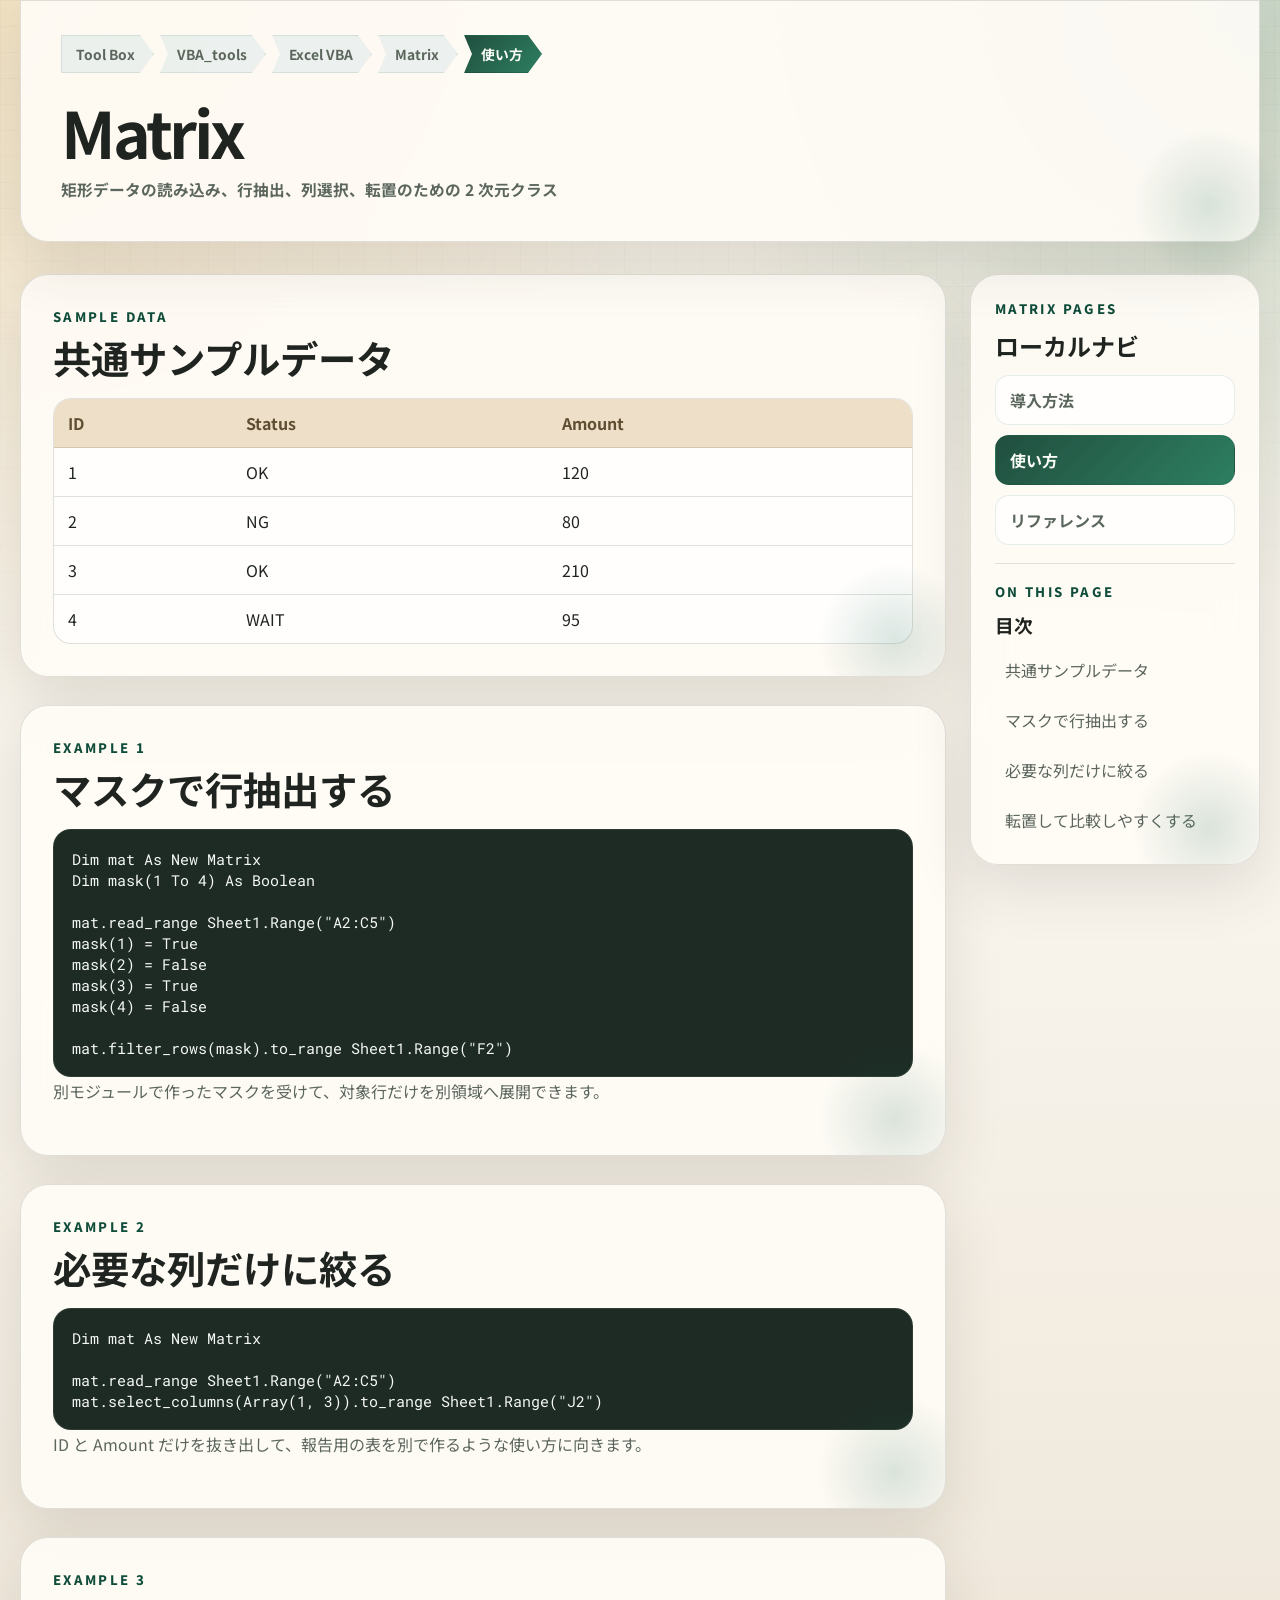
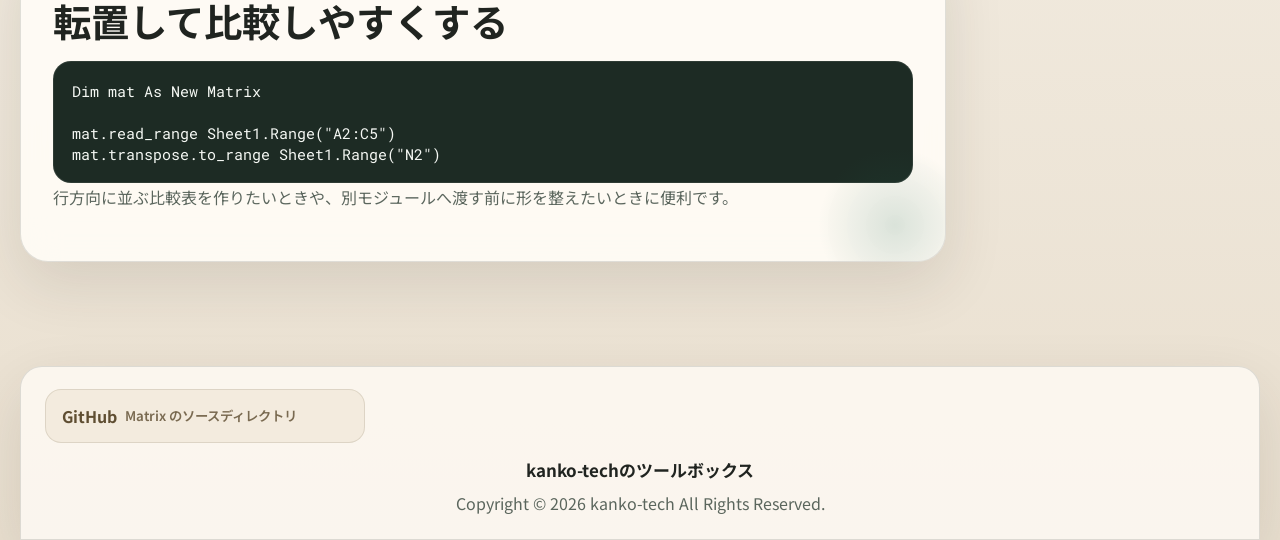
<file: docs/matrix-examples.html>
﻿<!DOCTYPE html>
<html lang="ja">
<head>
  <meta charset="utf-8">
  <meta name="viewport" content="width=device-width, initial-scale=1">
  <title>Matrix Examples | VBA_tools</title>
  <link rel="preconnect" href="https://fonts.googleapis.com">
  <link rel="preconnect" href="https://fonts.gstatic.com" crossorigin>
  <link href="https://fonts.googleapis.com/css2?family=Noto+Sans+JP:wght@400;500;700;800&family=Roboto+Mono:wght@400;500&display=swap" rel="stylesheet">
  <link rel="stylesheet" href="styles.css">
  <script src="page.js" defer></script>
</head>
<body>
  <div class="page-shell docs-layout">
    <header class="hero detail-hero">
      <div class="position-strip" aria-label="Page position">
        <span class="position-chip">Tool Box</span>
        <a class="position-chip" href="index.html">VBA_tools</a>
        <a class="position-chip" href="excelvba.html">Excel VBA</a>
        <a class="position-chip" href="matrix.html">Matrix</a>
        <span class="position-chip current">使い方</span>
      </div>
      <div class="hero-meta">
        <h1>Matrix</h1>
        <p class="hero-subline">矩形データの読み込み、行抽出、列選択、転置のための 2 次元クラス</p>
      </div>

      <button class="toc-toggle" type="button" data-toc-toggle aria-expanded="false">目次を開く</button>
    </header>

    <div class="docs-columns">
      <main class="doc-main" id="doc-content">
        <section class="panel" id="sample-data">
          <div class="section-heading">
            <p class="eyebrow">Sample Data</p>
            <h2>共通サンプルデータ</h2>
          </div>
          <div class="table-wrap">
            <table class="sample-table">
              <thead><tr><th>ID</th><th>Status</th><th>Amount</th></tr></thead>
              <tbody>
                <tr><td>1</td><td>OK</td><td>120</td></tr>
                <tr><td>2</td><td>NG</td><td>80</td></tr>
                <tr><td>3</td><td>OK</td><td>210</td></tr>
                <tr><td>4</td><td>WAIT</td><td>95</td></tr>
              </tbody>
            </table>
          </div>
        </section>

        <section class="panel" id="example-rows">
          <div class="section-heading">
            <p class="eyebrow">Example 1</p>
            <h2>マスクで行抽出する</h2>
          </div>
          <pre class="code-block"><code>Dim mat As New Matrix
Dim mask(1 To 4) As Boolean

mat.read_range Sheet1.Range("A2:C5")
mask(1) = True
mask(2) = False
mask(3) = True
mask(4) = False

mat.filter_rows(mask).to_range Sheet1.Range("F2")</code></pre>
          <p class="panel-lead">別モジュールで作ったマスクを受けて、対象行だけを別領域へ展開できます。</p>
        </section>

        <section class="panel" id="example-columns">
          <div class="section-heading">
            <p class="eyebrow">Example 2</p>
            <h2>必要な列だけに絞る</h2>
          </div>
          <pre class="code-block"><code>Dim mat As New Matrix

mat.read_range Sheet1.Range("A2:C5")
mat.select_columns(Array(1, 3)).to_range Sheet1.Range("J2")</code></pre>
          <p class="panel-lead">ID と Amount だけを抜き出して、報告用の表を別で作るような使い方に向きます。</p>
        </section>

        <section class="panel" id="example-transpose">
          <div class="section-heading">
            <p class="eyebrow">Example 3</p>
            <h2>転置して比較しやすくする</h2>
          </div>
          <pre class="code-block"><code>Dim mat As New Matrix

mat.read_range Sheet1.Range("A2:C5")
mat.transpose.to_range Sheet1.Range("N2")</code></pre>
          <p class="panel-lead">行方向に並ぶ比較表を作りたいときや、別モジュールへ渡す前に形を整えたいときに便利です。</p>
        </section>
      </main>

      <aside class="doc-sidebar">
        <div class="sidebar-card">
          <p class="eyebrow">Matrix Pages</p>
          <h2>ローカルナビ</h2>
          <nav class="local-nav-list">
            <a href="matrix-setup.html">導入方法</a>
            <a href="matrix-examples.html" class="current">使い方</a>
            <a href="matrix-reference.html">リファレンス</a>
          </nav>
          <hr class="sidebar-sep">
          <p class="eyebrow">On This Page</p>
          <h3>目次</h3>
          <nav data-toc-source="#doc-content"></nav>
          <button class="mobile-toc-close" type="button" data-toc-close>閉じる</button>
        </div>
      </aside>
    </div>
  </div>
  <footer class="site-footer">
    <div class="footer-link-block">
      <div class="inline-link-list">
        <a href="https://github.com/kanko-tech/VBA_tools/tree/main/src/ExcelVBA/Matrix" target="_blank" rel="noreferrer">GitHub<small>Matrix のソースディレクトリ</small></a>
      </div>
    </div>
    <p class="footer-title"><strong>kanko-techのツールボックス</strong></p>
    <p>Copyright &copy; 2026 kanko-tech All Rights Reserved.</p>
  </footer>
</body>
</html>
</file>
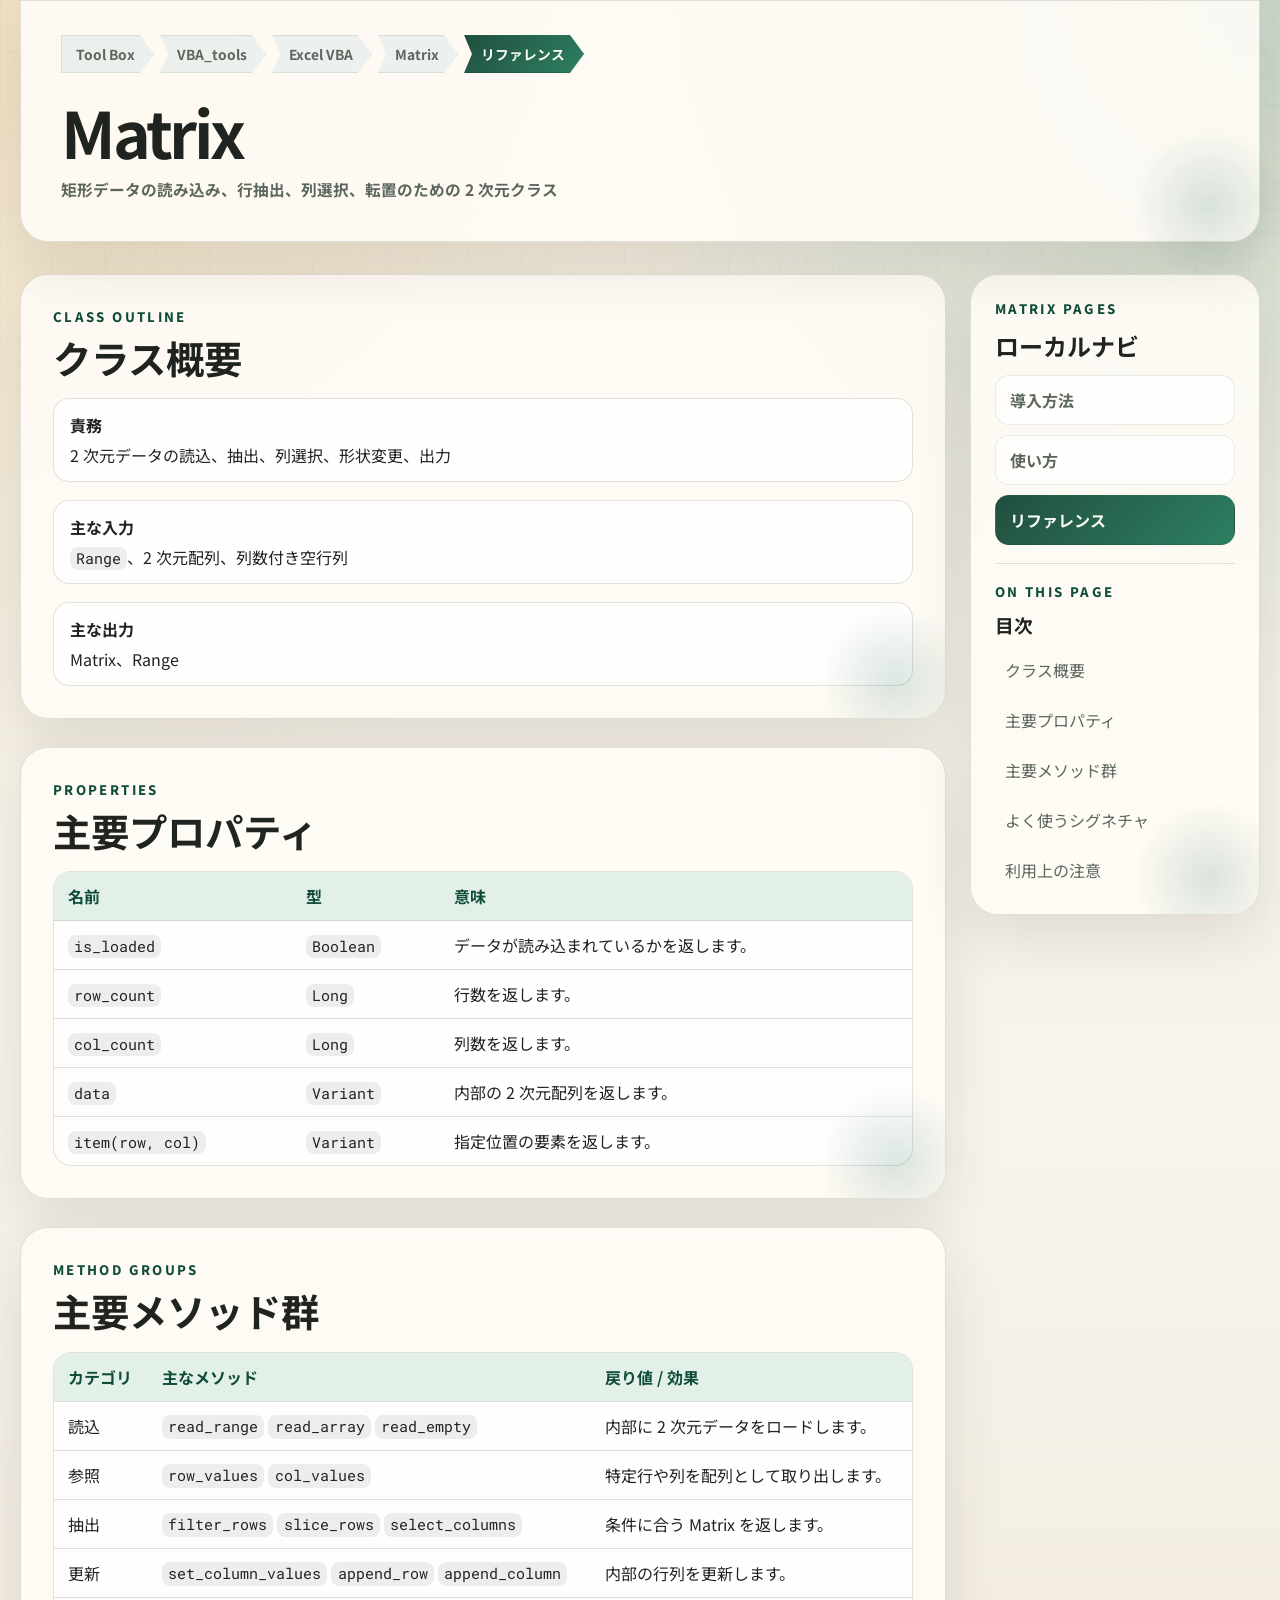
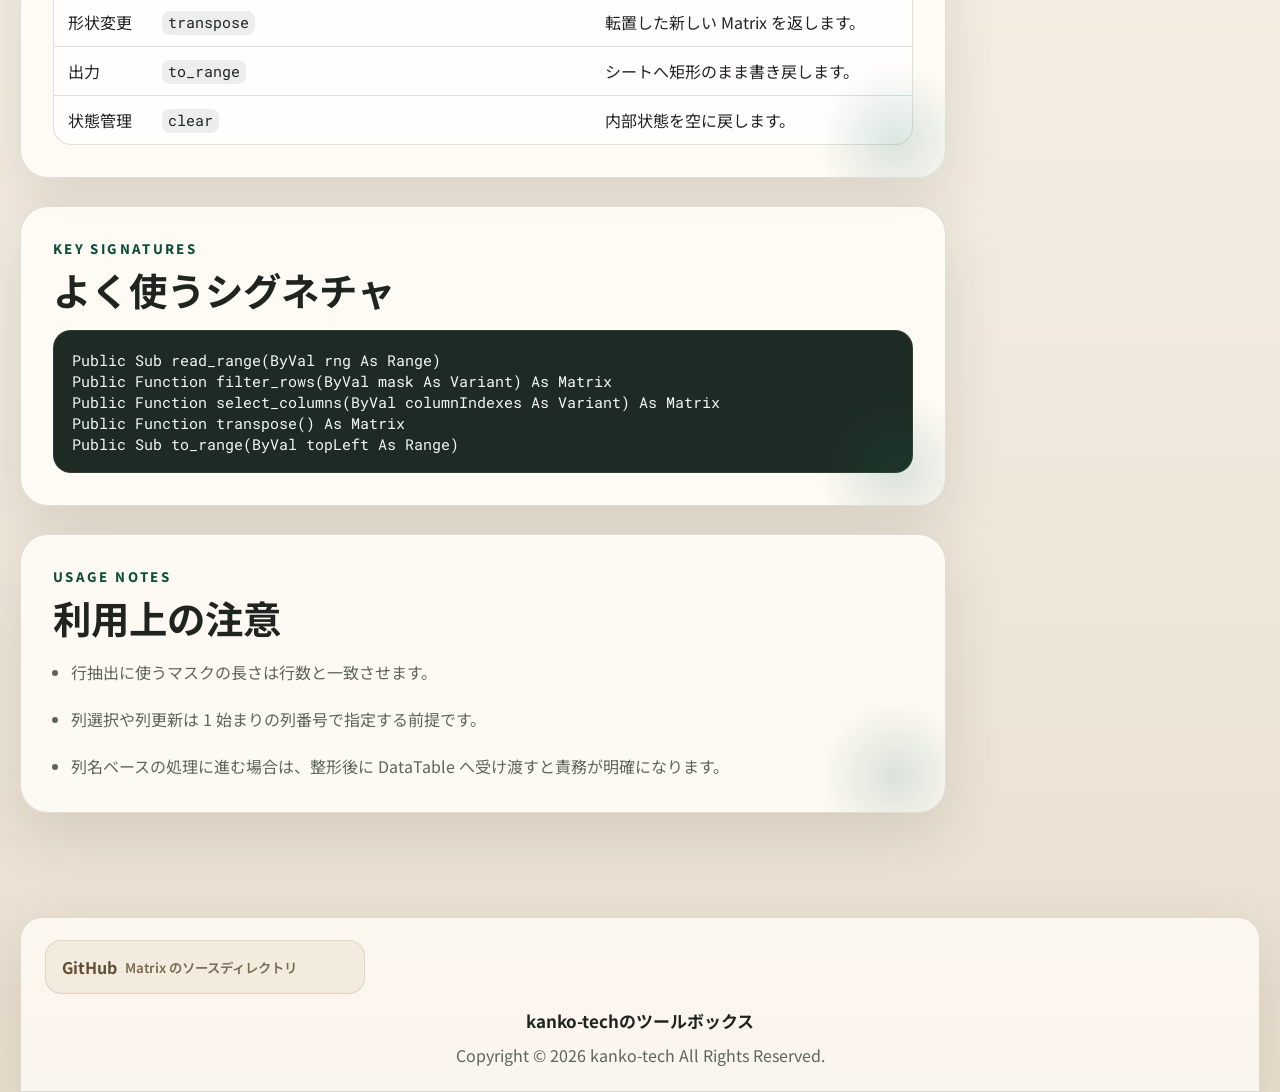
<file: docs/matrix-reference.html>
﻿<!DOCTYPE html>
<html lang="ja">
<head>
  <meta charset="utf-8">
  <meta name="viewport" content="width=device-width, initial-scale=1">
  <title>Matrix Reference | VBA_tools</title>
  <link rel="preconnect" href="https://fonts.googleapis.com">
  <link rel="preconnect" href="https://fonts.gstatic.com" crossorigin>
  <link href="https://fonts.googleapis.com/css2?family=Noto+Sans+JP:wght@400;500;700;800&family=Roboto+Mono:wght@400;500&display=swap" rel="stylesheet">
  <link rel="stylesheet" href="styles.css">
  <script src="page.js" defer></script>
</head>
<body class="reference-page">
  <div class="page-shell docs-layout">
    <header class="hero detail-hero">
      <div class="position-strip" aria-label="Page position">
        <span class="position-chip">Tool Box</span>
        <a class="position-chip" href="index.html">VBA_tools</a>
        <a class="position-chip" href="excelvba.html">Excel VBA</a>
        <a class="position-chip" href="matrix.html">Matrix</a>
        <span class="position-chip current">リファレンス</span>
      </div>
      <div class="hero-meta">
        <h1>Matrix</h1>
        <p class="hero-subline">矩形データの読み込み、行抽出、列選択、転置のための 2 次元クラス</p>
      </div>

      <button class="toc-toggle" type="button" data-toc-toggle aria-expanded="false">目次を開く</button>
    </header>

    <div class="docs-columns">
      <main class="doc-main" id="doc-content">
        <section class="panel" id="class-outline">
          <div class="section-heading">
            <p class="eyebrow">Class Outline</p>
            <h2>クラス概要</h2>
          </div>
          <div class="info-pills">
            <div class="info-pill"><strong>責務</strong> 2 次元データの読込、抽出、列選択、形状変更、出力</div>
            <div class="info-pill"><strong>主な入力</strong> <code>Range</code>、2 次元配列、列数付き空行列</div>
            <div class="info-pill"><strong>主な出力</strong> Matrix、Range</div>
          </div>
        </section>

        <section class="panel" id="properties">
          <div class="section-heading">
            <p class="eyebrow">Properties</p>
            <h2>主要プロパティ</h2>
          </div>
          <div class="table-wrap">
            <table>
              <thead>
                <tr>
                  <th>名前</th>
                  <th>型</th>
                  <th>意味</th>
                </tr>
              </thead>
              <tbody>
                <tr>
                  <td><code>is_loaded</code></td>
                  <td><code>Boolean</code></td>
                  <td>データが読み込まれているかを返します。</td>
                </tr>
                <tr>
                  <td><code>row_count</code></td>
                  <td><code>Long</code></td>
                  <td>行数を返します。</td>
                </tr>
                <tr>
                  <td><code>col_count</code></td>
                  <td><code>Long</code></td>
                  <td>列数を返します。</td>
                </tr>
                <tr>
                  <td><code>data</code></td>
                  <td><code>Variant</code></td>
                  <td>内部の 2 次元配列を返します。</td>
                </tr>
                <tr>
                  <td><code>item(row, col)</code></td>
                  <td><code>Variant</code></td>
                  <td>指定位置の要素を返します。</td>
                </tr>
              </tbody>
            </table>
          </div>
        </section>

        <section class="panel" id="methods">
          <div class="section-heading">
            <p class="eyebrow">Method Groups</p>
            <h2>主要メソッド群</h2>
          </div>
          <div class="table-wrap">
            <table>
              <thead>
                <tr>
                  <th>カテゴリ</th>
                  <th>主なメソッド</th>
                  <th>戻り値 / 効果</th>
                </tr>
              </thead>
              <tbody>
                <tr>
                  <td>読込</td>
                  <td><code>read_range</code> <code>read_array</code> <code>read_empty</code></td>
                  <td>内部に 2 次元データをロードします。</td>
                </tr>
                <tr>
                  <td>参照</td>
                  <td><code>row_values</code> <code>col_values</code></td>
                  <td>特定行や列を配列として取り出します。</td>
                </tr>
                <tr>
                  <td>抽出</td>
                  <td><code>filter_rows</code> <code>slice_rows</code> <code>select_columns</code></td>
                  <td>条件に合う Matrix を返します。</td>
                </tr>
                <tr>
                  <td>更新</td>
                  <td><code>set_column_values</code> <code>append_row</code> <code>append_column</code></td>
                  <td>内部の行列を更新します。</td>
                </tr>
                <tr>
                  <td>形状変更</td>
                  <td><code>transpose</code></td>
                  <td>転置した新しい Matrix を返します。</td>
                </tr>
                <tr>
                  <td>出力</td>
                  <td><code>to_range</code></td>
                  <td>シートへ矩形のまま書き戻します。</td>
                </tr>
                <tr>
                  <td>状態管理</td>
                  <td><code>clear</code></td>
                  <td>内部状態を空に戻します。</td>
                </tr>
              </tbody>
            </table>
          </div>
        </section>

        <section class="panel" id="signatures">
          <div class="section-heading">
            <p class="eyebrow">Key Signatures</p>
            <h2>よく使うシグネチャ</h2>
          </div>
          <pre class="code-block"><code>Public Sub read_range(ByVal rng As Range)
Public Function filter_rows(ByVal mask As Variant) As Matrix
Public Function select_columns(ByVal columnIndexes As Variant) As Matrix
Public Function transpose() As Matrix
Public Sub to_range(ByVal topLeft As Range)</code></pre>
        </section>

        <section class="panel" id="notes">
          <div class="section-heading">
            <p class="eyebrow">Usage Notes</p>
            <h2>利用上の注意</h2>
          </div>
          <ul class="checklist">
            <li>行抽出に使うマスクの長さは行数と一致させます。</li>
            <li>列選択や列更新は 1 始まりの列番号で指定する前提です。</li>
            <li>列名ベースの処理に進む場合は、整形後に DataTable へ受け渡すと責務が明確になります。</li>
          </ul>
        </section>
      </main>

      <aside class="doc-sidebar">
        <div class="sidebar-card">
          <p class="eyebrow">Matrix Pages</p>
          <h2>ローカルナビ</h2>
          <nav class="local-nav-list" aria-label="Matrix local navigation">
            <a href="matrix-setup.html">導入方法</a>
            <a href="matrix-examples.html">使い方</a>
            <a href="matrix-reference.html" class="current">リファレンス</a>
          </nav>
          <hr class="sidebar-sep">
          <p class="eyebrow">On This Page</p>
          <h3>目次</h3>
          <nav data-toc-source="#doc-content"></nav>
          <button class="mobile-toc-close" type="button" data-toc-close>閉じる</button>
        </div>
      </aside>
    </div>
  </div>
  <footer class="site-footer">
    <div class="footer-link-block">
      <div class="inline-link-list">
        <a href="https://github.com/kanko-tech/VBA_tools/tree/main/src/ExcelVBA/Matrix" target="_blank" rel="noreferrer">GitHub<small>Matrix のソースディレクトリ</small></a>
      </div>
    </div>
    <p class="footer-title"><strong>kanko-techのツールボックス</strong></p>
    <p>Copyright &copy; 2026 kanko-tech All Rights Reserved.</p>
  </footer>
</body>
</html>
</file>
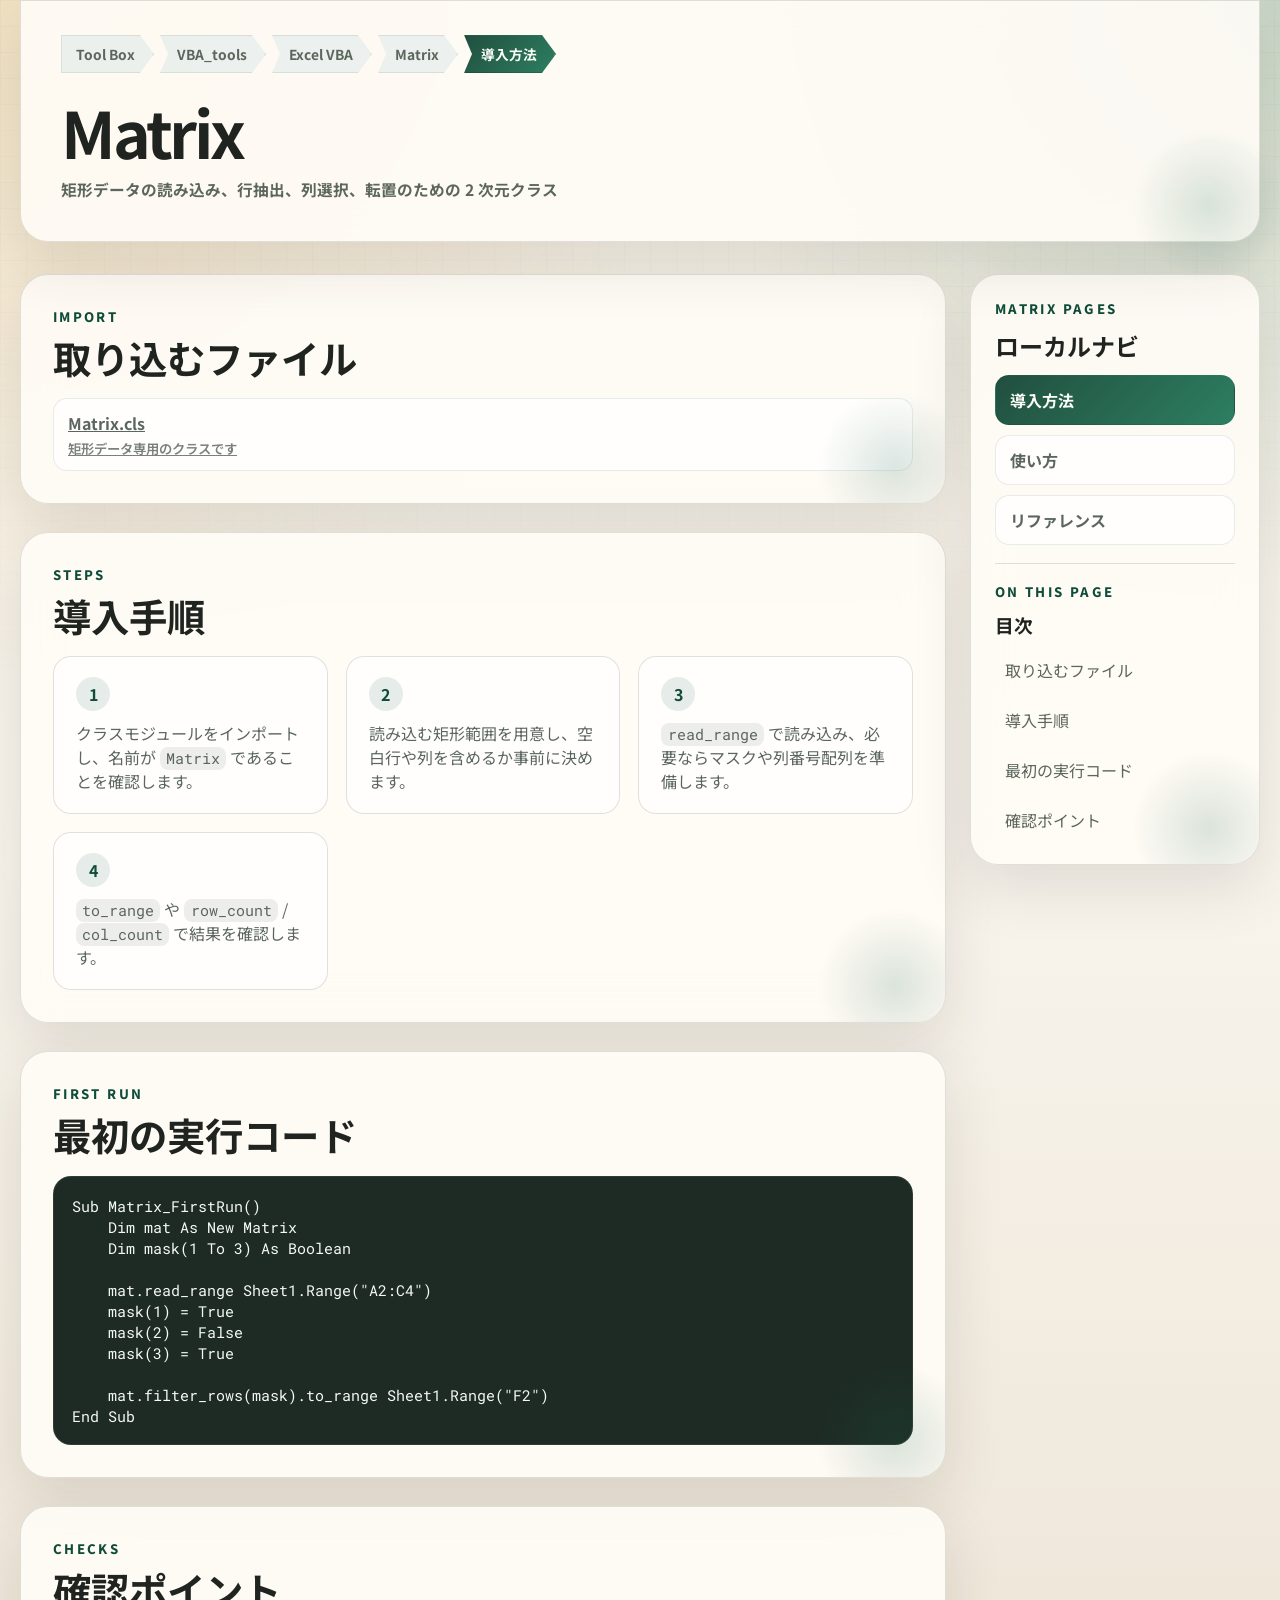
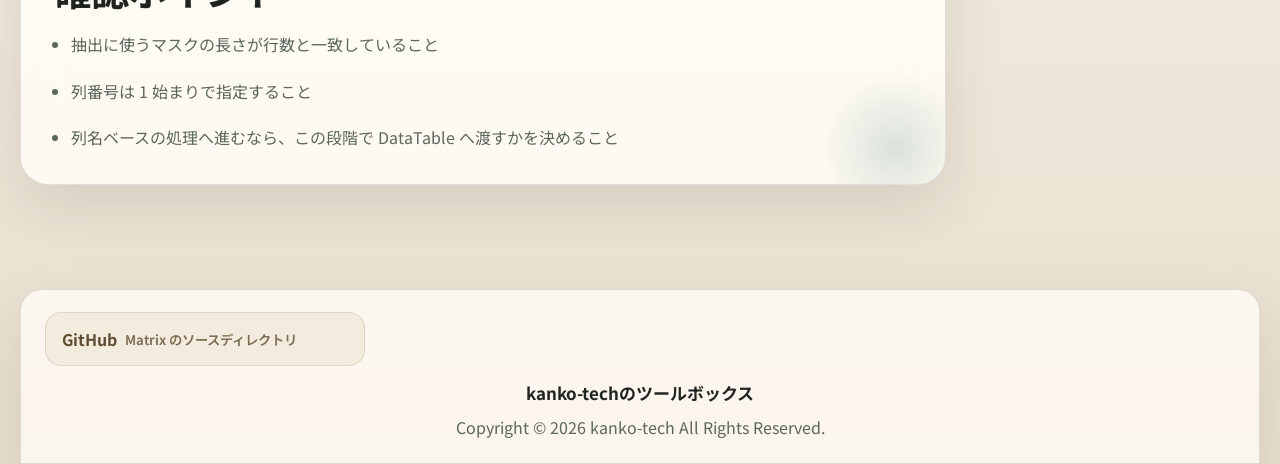
<file: docs/matrix-setup.html>
﻿<!DOCTYPE html>
<html lang="ja">
<head>
  <meta charset="utf-8">
  <meta name="viewport" content="width=device-width, initial-scale=1">
  <title>Matrix Setup | VBA_tools</title>
  <link rel="preconnect" href="https://fonts.googleapis.com">
  <link rel="preconnect" href="https://fonts.gstatic.com" crossorigin>
  <link href="https://fonts.googleapis.com/css2?family=Noto+Sans+JP:wght@400;500;700;800&family=Roboto+Mono:wght@400;500&display=swap" rel="stylesheet">
  <link rel="stylesheet" href="styles.css">
  <script src="page.js" defer></script>
</head>
<body>
  <div class="page-shell docs-layout">
    <header class="hero detail-hero">
      <div class="position-strip" aria-label="Page position">
        <span class="position-chip">Tool Box</span>
        <a class="position-chip" href="index.html">VBA_tools</a>
        <a class="position-chip" href="excelvba.html">Excel VBA</a>
        <a class="position-chip" href="matrix.html">Matrix</a>
        <span class="position-chip current">導入方法</span>
      </div>
      <div class="hero-meta">
        <h1>Matrix</h1>
        <p class="hero-subline">矩形データの読み込み、行抽出、列選択、転置のための 2 次元クラス</p>
      </div>

      <button class="toc-toggle" type="button" data-toc-toggle aria-expanded="false">目次を開く</button>
    </header>

    <div class="docs-columns">
      <main class="doc-main" id="doc-content">
        <section class="panel" id="import">
          <div class="section-heading">
            <p class="eyebrow">Import</p>
            <h2>取り込むファイル</h2>
          </div>
          <div class="directory-stack">
        <a href="https://github.com/kanko-tech/VBA_tools/blob/main/src/ExcelVBA/Matrix/Matrix.cls" target="_blank" rel="noreferrer">Matrix.cls<small>矩形データ専用のクラスです</small></a>
          </div>
        </section>

        <section class="panel" id="steps">
          <div class="section-heading">
            <p class="eyebrow">Steps</p>
            <h2>導入手順</h2>
          </div>
          <div class="number-grid">
            <article class="number-card"><strong>1</strong><p>クラスモジュールをインポートし、名前が <code>Matrix</code> であることを確認します。</p></article>
            <article class="number-card"><strong>2</strong><p>読み込む矩形範囲を用意し、空白行や列を含めるか事前に決めます。</p></article>
            <article class="number-card"><strong>3</strong><p><code>read_range</code> で読み込み、必要ならマスクや列番号配列を準備します。</p></article>
            <article class="number-card"><strong>4</strong><p><code>to_range</code> や <code>row_count</code> / <code>col_count</code> で結果を確認します。</p></article>
          </div>
        </section>

        <section class="panel" id="first-run">
          <div class="section-heading">
            <p class="eyebrow">First Run</p>
            <h2>最初の実行コード</h2>
          </div>
          <pre class="code-block"><code>Sub Matrix_FirstRun()
    Dim mat As New Matrix
    Dim mask(1 To 3) As Boolean

    mat.read_range Sheet1.Range("A2:C4")
    mask(1) = True
    mask(2) = False
    mask(3) = True

    mat.filter_rows(mask).to_range Sheet1.Range("F2")
End Sub</code></pre>
        </section>

        <section class="panel" id="checks">
          <div class="section-heading">
            <p class="eyebrow">Checks</p>
            <h2>確認ポイント</h2>
          </div>
          <ul class="checklist">
            <li>抽出に使うマスクの長さが行数と一致していること</li>
            <li>列番号は 1 始まりで指定すること</li>
            <li>列名ベースの処理へ進むなら、この段階で DataTable へ渡すかを決めること</li>
          </ul>
        </section>
      </main>

      <aside class="doc-sidebar">
        <div class="sidebar-card">
          <p class="eyebrow">Matrix Pages</p>
          <h2>ローカルナビ</h2>
          <nav class="local-nav-list">
            <a href="matrix-setup.html" class="current">導入方法</a>
            <a href="matrix-examples.html">使い方</a>
            <a href="matrix-reference.html">リファレンス</a>
          </nav>
          <hr class="sidebar-sep">
          <p class="eyebrow">On This Page</p>
          <h3>目次</h3>
          <nav data-toc-source="#doc-content"></nav>
          <button class="mobile-toc-close" type="button" data-toc-close>閉じる</button>
        </div>
      </aside>
    </div>
  </div>
  <footer class="site-footer">
    <div class="footer-link-block">
      <div class="inline-link-list">
        <a href="https://github.com/kanko-tech/VBA_tools/tree/main/src/ExcelVBA/Matrix" target="_blank" rel="noreferrer">GitHub<small>Matrix のソースディレクトリ</small></a>
      </div>
    </div>
    <p class="footer-title"><strong>kanko-techのツールボックス</strong></p>
    <p>Copyright &copy; 2026 kanko-tech All Rights Reserved.</p>
  </footer>
</body>
</html>
</file>
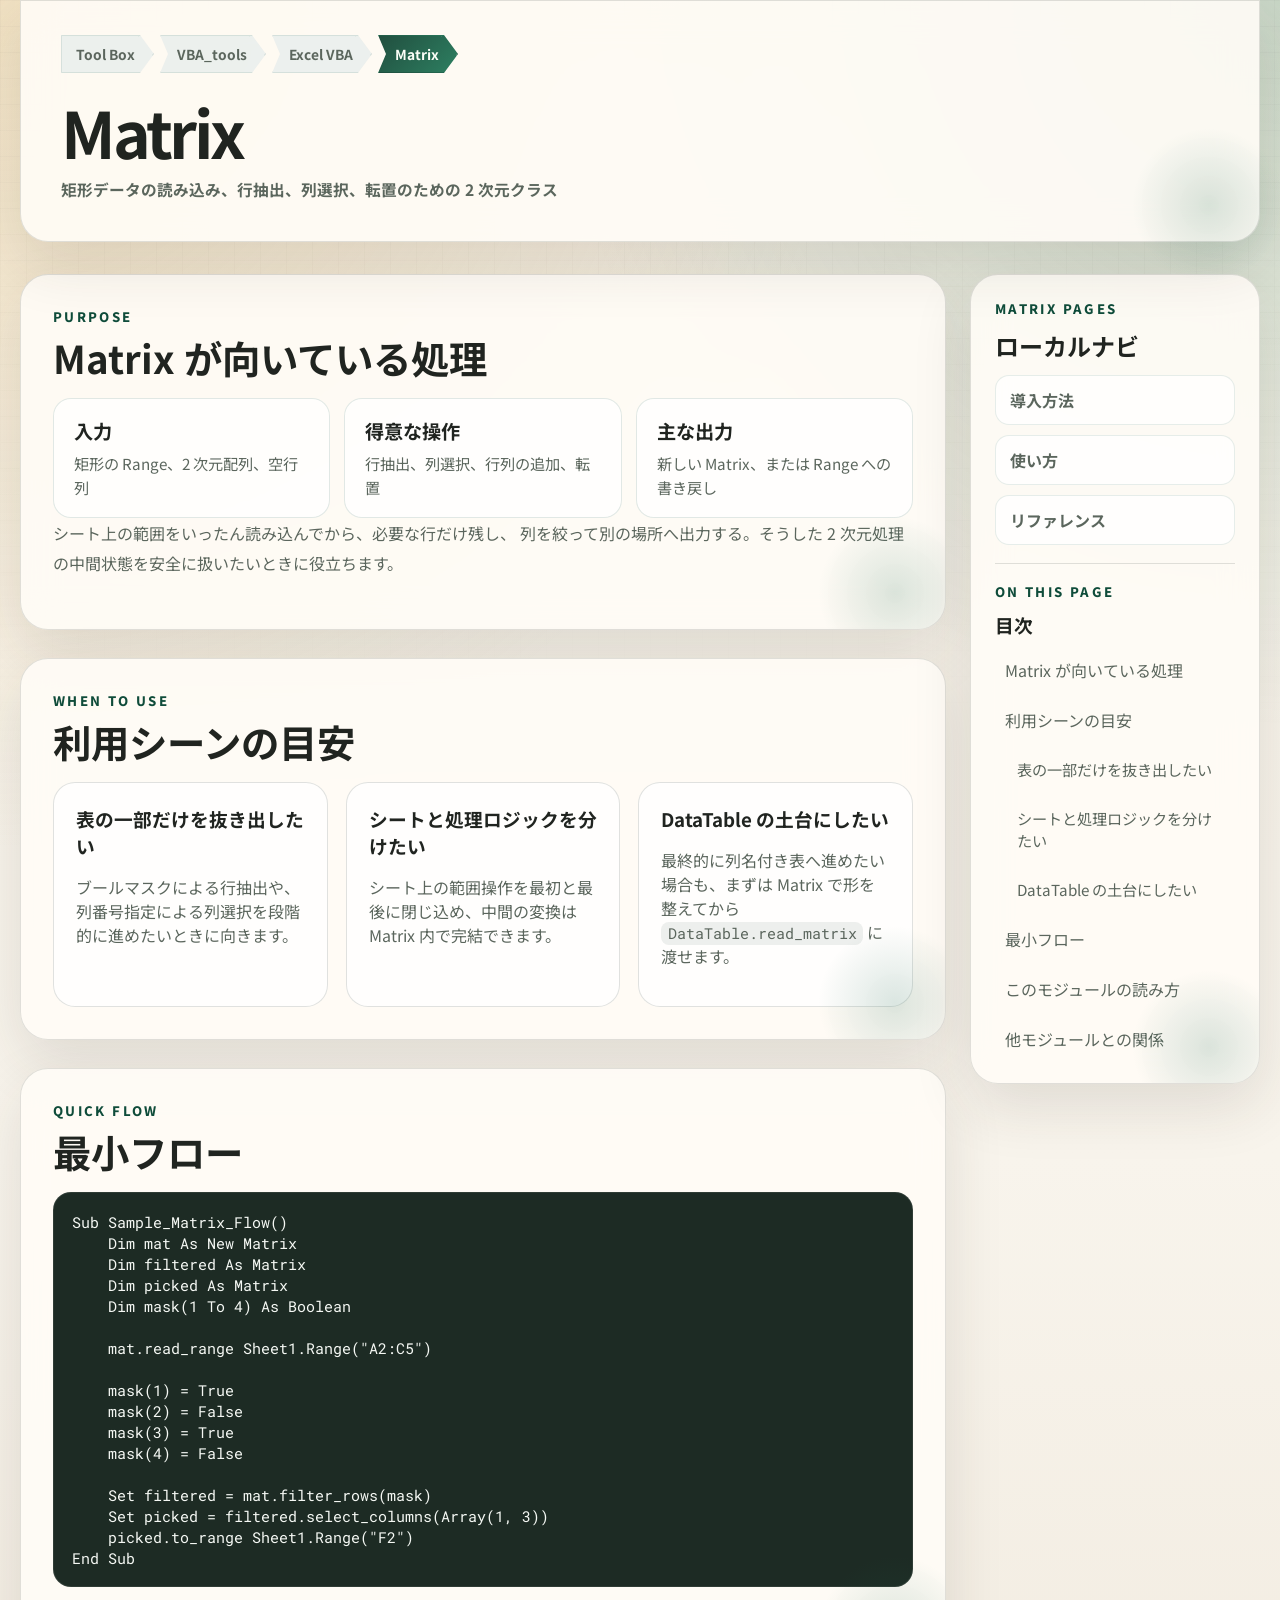
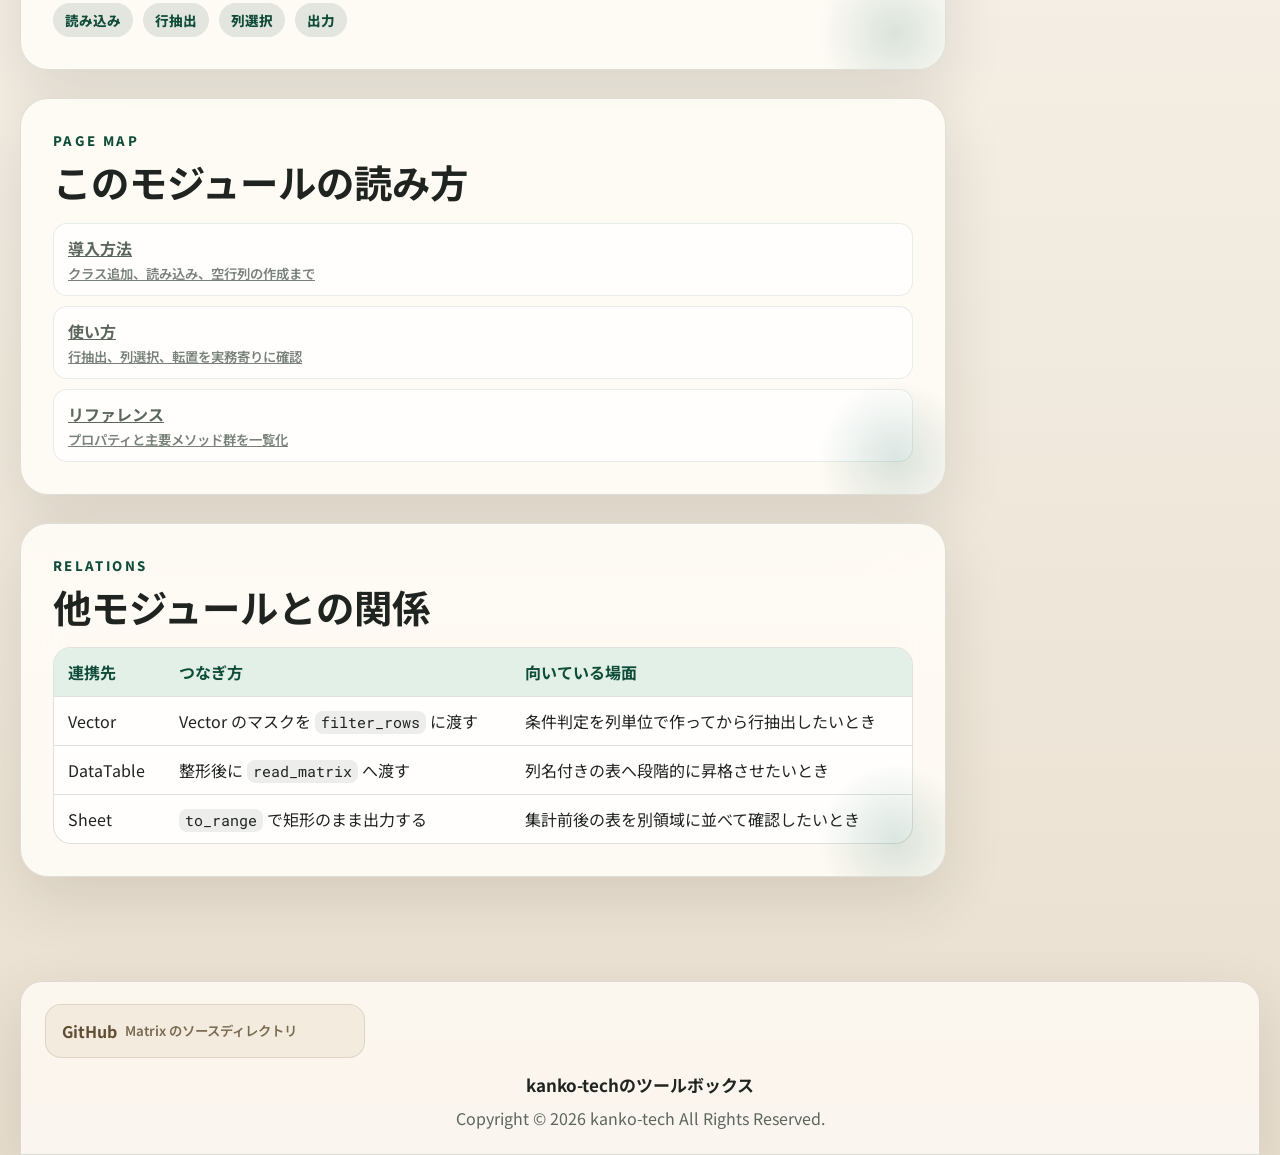
<file: docs/matrix.html>
﻿<!DOCTYPE html>
<html lang="ja">
<head>
  <meta charset="utf-8">
  <meta name="viewport" content="width=device-width, initial-scale=1">
  <title>Matrix Overview | VBA_tools</title>
  <link rel="preconnect" href="https://fonts.googleapis.com">
  <link rel="preconnect" href="https://fonts.gstatic.com" crossorigin>
  <link href="https://fonts.googleapis.com/css2?family=Noto+Sans+JP:wght@400;500;700;800&family=Roboto+Mono:wght@400;500&display=swap" rel="stylesheet">
  <link rel="stylesheet" href="styles.css">
  <script src="page.js" defer></script>
</head>
<body>
  <div class="page-shell docs-layout">
    <header class="hero detail-hero">
      <div class="position-strip" aria-label="Page position">
        <span class="position-chip">Tool Box</span>
        <a class="position-chip" href="index.html">VBA_tools</a>
        <a class="position-chip" href="excelvba.html">Excel VBA</a>
        <a class="position-chip current" href="matrix.html">Matrix</a>
      </div>
      <div class="hero-meta">
        <h1>Matrix</h1>
        <p class="hero-subline">矩形データの読み込み、行抽出、列選択、転置のための 2 次元クラス</p>
      </div>

      <button class="toc-toggle" type="button" data-toc-toggle aria-expanded="false">目次を開く</button>
    </header>

    <div class="docs-columns">
      <main class="doc-main" id="doc-content">
        <section class="panel" id="purpose">
          <div class="section-heading">
            <p class="eyebrow">Purpose</p>
            <h2>Matrix が向いている処理</h2>
          </div>
          <div class="metric-strip">
            <div class="metric-card">
              <strong>入力</strong>
              <span>矩形の Range、2 次元配列、空行列</span>
            </div>
            <div class="metric-card">
              <strong>得意な操作</strong>
              <span>行抽出、列選択、行列の追加、転置</span>
            </div>
            <div class="metric-card">
              <strong>主な出力</strong>
              <span>新しい Matrix、または Range への書き戻し</span>
            </div>
          </div>
          <p class="section-intro">
            シート上の範囲をいったん読み込んでから、必要な行だけ残し、
            列を絞って別の場所へ出力する。そうした 2 次元処理の中間状態を安全に扱いたいときに役立ちます。
          </p>
        </section>

        <section class="panel" id="fit">
          <div class="section-heading">
            <p class="eyebrow">When to Use</p>
            <h2>利用シーンの目安</h2>
          </div>
          <div class="note-grid">
            <article class="note-card">
              <h3>表の一部だけを抜き出したい</h3>
              <p>ブールマスクによる行抽出や、列番号指定による列選択を段階的に進めたいときに向きます。</p>
            </article>
            <article class="note-card">
              <h3>シートと処理ロジックを分けたい</h3>
              <p>シート上の範囲操作を最初と最後に閉じ込め、中間の変換は Matrix 内で完結できます。</p>
            </article>
            <article class="note-card">
              <h3>DataTable の土台にしたい</h3>
              <p>最終的に列名付き表へ進めたい場合も、まずは Matrix で形を整えてから <code>DataTable.read_matrix</code> に渡せます。</p>
            </article>
          </div>
        </section>

        <section class="panel" id="quick-flow">
          <div class="section-heading">
            <p class="eyebrow">Quick Flow</p>
            <h2>最小フロー</h2>
          </div>
          <pre class="code-block"><code>Sub Sample_Matrix_Flow()
    Dim mat As New Matrix
    Dim filtered As Matrix
    Dim picked As Matrix
    Dim mask(1 To 4) As Boolean

    mat.read_range Sheet1.Range("A2:C5")

    mask(1) = True
    mask(2) = False
    mask(3) = True
    mask(4) = False

    Set filtered = mat.filter_rows(mask)
    Set picked = filtered.select_columns(Array(1, 3))
    picked.to_range Sheet1.Range("F2")
End Sub</code></pre>
          <div class="status-line">
            <span class="status-pill">読み込み</span>
            <span class="status-pill">行抽出</span>
            <span class="status-pill">列選択</span>
            <span class="status-pill">出力</span>
          </div>
        </section>

        <section class="panel" id="page-map">
          <div class="section-heading">
            <p class="eyebrow">Page Map</p>
            <h2>このモジュールの読み方</h2>
          </div>
          <div class="directory-stack">
            <a href="matrix-setup.html">導入方法<small>クラス追加、読み込み、空行列の作成まで</small></a>
            <a href="matrix-examples.html">使い方<small>行抽出、列選択、転置を実務寄りに確認</small></a>
            <a href="matrix-reference.html">リファレンス<small>プロパティと主要メソッド群を一覧化</small></a>
          </div>
        </section>

        <section class="panel" id="relations">
          <div class="section-heading">
            <p class="eyebrow">Relations</p>
            <h2>他モジュールとの関係</h2>
          </div>
          <div class="table-wrap">
            <table>
              <thead>
                <tr>
                  <th>連携先</th>
                  <th>つなぎ方</th>
                  <th>向いている場面</th>
                </tr>
              </thead>
              <tbody>
                <tr>
                  <td>Vector</td>
                  <td>Vector のマスクを <code>filter_rows</code> に渡す</td>
                  <td>条件判定を列単位で作ってから行抽出したいとき</td>
                </tr>
                <tr>
                  <td>DataTable</td>
                  <td>整形後に <code>read_matrix</code> へ渡す</td>
                  <td>列名付きの表へ段階的に昇格させたいとき</td>
                </tr>
                <tr>
                  <td>Sheet</td>
                  <td><code>to_range</code> で矩形のまま出力する</td>
                  <td>集計前後の表を別領域に並べて確認したいとき</td>
                </tr>
              </tbody>
            </table>
          </div>
        </section>
      </main>

      <aside class="doc-sidebar">
        <div class="sidebar-card">
          <p class="eyebrow">Matrix Pages</p>
          <h2>ローカルナビ</h2>
          <nav class="local-nav-list" aria-label="Matrix local navigation">
            <a href="matrix-setup.html">導入方法</a>
            <a href="matrix-examples.html">使い方</a>
            <a href="matrix-reference.html">リファレンス</a>
          </nav>
          <hr class="sidebar-sep">
          <p class="eyebrow">On This Page</p>
          <h3>目次</h3>
          <nav data-toc-source="#doc-content"></nav>
          <button class="mobile-toc-close" type="button" data-toc-close>閉じる</button>
        </div>
      </aside>
    </div>
  </div>
  <footer class="site-footer">
    <div class="footer-link-block">
      <div class="inline-link-list">
        <a href="https://github.com/kanko-tech/VBA_tools/tree/main/src/ExcelVBA/Matrix" target="_blank" rel="noreferrer">GitHub<small>Matrix のソースディレクトリ</small></a>
      </div>
    </div>
    <p class="footer-title"><strong>kanko-techのツールボックス</strong></p>
    <p>Copyright &copy; 2026 kanko-tech All Rights Reserved.</p>
  </footer>
</body>
</html>
</file>
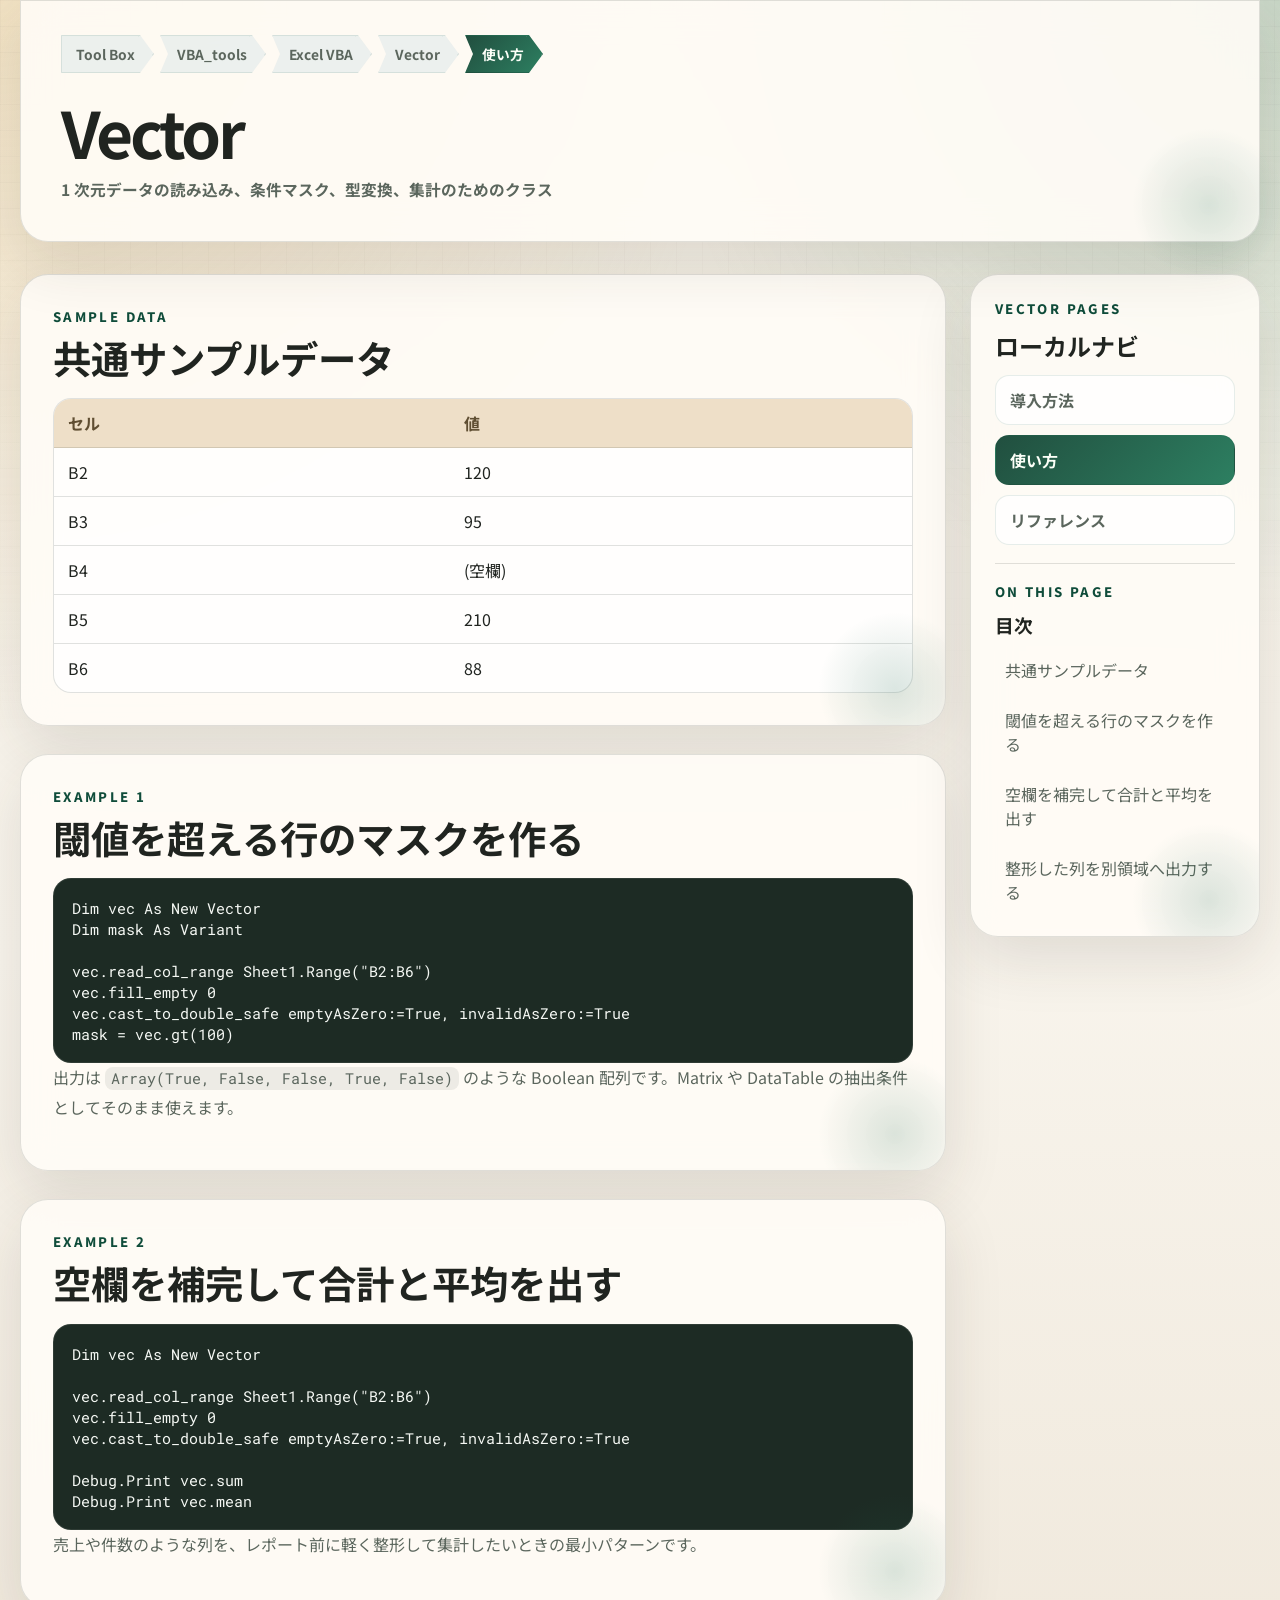
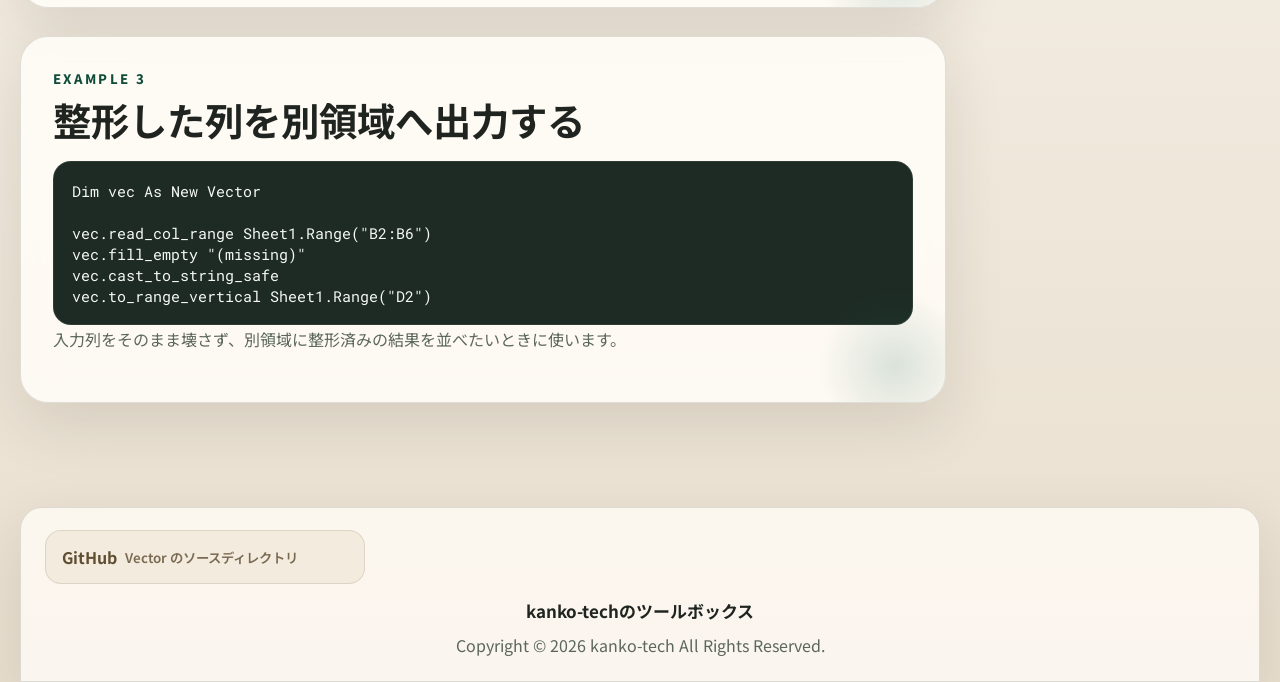
<file: docs/vector-examples.html>
﻿<!DOCTYPE html>
<html lang="ja">
<head>
  <meta charset="utf-8">
  <meta name="viewport" content="width=device-width, initial-scale=1">
  <title>Vector Examples | VBA_tools</title>
  <link rel="preconnect" href="https://fonts.googleapis.com">
  <link rel="preconnect" href="https://fonts.gstatic.com" crossorigin>
  <link href="https://fonts.googleapis.com/css2?family=Noto+Sans+JP:wght@400;500;700;800&family=Roboto+Mono:wght@400;500&display=swap" rel="stylesheet">
  <link rel="stylesheet" href="styles.css">
  <script src="page.js" defer></script>
</head>
<body>
  <div class="page-shell docs-layout">
    <header class="hero detail-hero">
      <div class="position-strip" aria-label="Page position">
        <span class="position-chip">Tool Box</span>
        <a class="position-chip" href="index.html">VBA_tools</a>
        <a class="position-chip" href="excelvba.html">Excel VBA</a>
        <a class="position-chip" href="vector.html">Vector</a>
        <span class="position-chip current">使い方</span>
      </div>
      <div class="hero-meta">
        <h1>Vector</h1>
        <p class="hero-subline">1 次元データの読み込み、条件マスク、型変換、集計のためのクラス</p>
      </div>

      <button class="toc-toggle" type="button" data-toc-toggle aria-expanded="false">目次を開く</button>
    </header>

    <div class="docs-columns">
      <main class="doc-main" id="doc-content">
        <section class="panel" id="sample-data">
          <div class="section-heading">
            <p class="eyebrow">Sample Data</p>
            <h2>共通サンプルデータ</h2>
          </div>
          <div class="table-wrap">
            <table class="sample-table">
              <thead><tr><th>セル</th><th>値</th></tr></thead>
              <tbody>
                <tr><td>B2</td><td>120</td></tr>
                <tr><td>B3</td><td>95</td></tr>
                <tr><td>B4</td><td>(空欄)</td></tr>
                <tr><td>B5</td><td>210</td></tr>
                <tr><td>B6</td><td>88</td></tr>
              </tbody>
            </table>
          </div>
        </section>

        <section class="panel" id="example-filter">
          <div class="section-heading">
            <p class="eyebrow">Example 1</p>
            <h2>閾値を超える行のマスクを作る</h2>
          </div>
          <pre class="code-block"><code>Dim vec As New Vector
Dim mask As Variant

vec.read_col_range Sheet1.Range("B2:B6")
vec.fill_empty 0
vec.cast_to_double_safe emptyAsZero:=True, invalidAsZero:=True
mask = vec.gt(100)</code></pre>
          <p class="panel-lead">出力は <code>Array(True, False, False, True, False)</code> のような Boolean 配列です。Matrix や DataTable の抽出条件としてそのまま使えます。</p>
        </section>

        <section class="panel" id="example-summary">
          <div class="section-heading">
            <p class="eyebrow">Example 2</p>
            <h2>空欄を補完して合計と平均を出す</h2>
          </div>
          <pre class="code-block"><code>Dim vec As New Vector

vec.read_col_range Sheet1.Range("B2:B6")
vec.fill_empty 0
vec.cast_to_double_safe emptyAsZero:=True, invalidAsZero:=True

Debug.Print vec.sum
Debug.Print vec.mean</code></pre>
          <p class="panel-lead">売上や件数のような列を、レポート前に軽く整形して集計したいときの最小パターンです。</p>
        </section>

        <section class="panel" id="example-output">
          <div class="section-heading">
            <p class="eyebrow">Example 3</p>
            <h2>整形した列を別領域へ出力する</h2>
          </div>
          <pre class="code-block"><code>Dim vec As New Vector

vec.read_col_range Sheet1.Range("B2:B6")
vec.fill_empty "(missing)"
vec.cast_to_string_safe
vec.to_range_vertical Sheet1.Range("D2")</code></pre>
          <p class="panel-lead">入力列をそのまま壊さず、別領域に整形済みの結果を並べたいときに使います。</p>
        </section>
      </main>

      <aside class="doc-sidebar">
        <div class="sidebar-card">
          <p class="eyebrow">Vector Pages</p>
          <h2>ローカルナビ</h2>
          <nav class="local-nav-list">
            <a href="vector-setup.html">導入方法</a>
            <a href="vector-examples.html" class="current">使い方</a>
            <a href="vector-reference.html">リファレンス</a>
          </nav>
          <hr class="sidebar-sep">
          <p class="eyebrow">On This Page</p>
          <h3>目次</h3>
          <nav data-toc-source="#doc-content"></nav>
          <button class="mobile-toc-close" type="button" data-toc-close>閉じる</button>
        </div>
      </aside>
    </div>
  </div>
  <footer class="site-footer">
    <div class="footer-link-block">
      <div class="inline-link-list">
        <a href="https://github.com/kanko-tech/VBA_tools/tree/main/src/ExcelVBA/Vector" target="_blank" rel="noreferrer">GitHub<small>Vector のソースディレクトリ</small></a>
      </div>
    </div>
    <p class="footer-title"><strong>kanko-techのツールボックス</strong></p>
    <p>Copyright &copy; 2026 kanko-tech All Rights Reserved.</p>
  </footer>
</body>
</html>
</file>
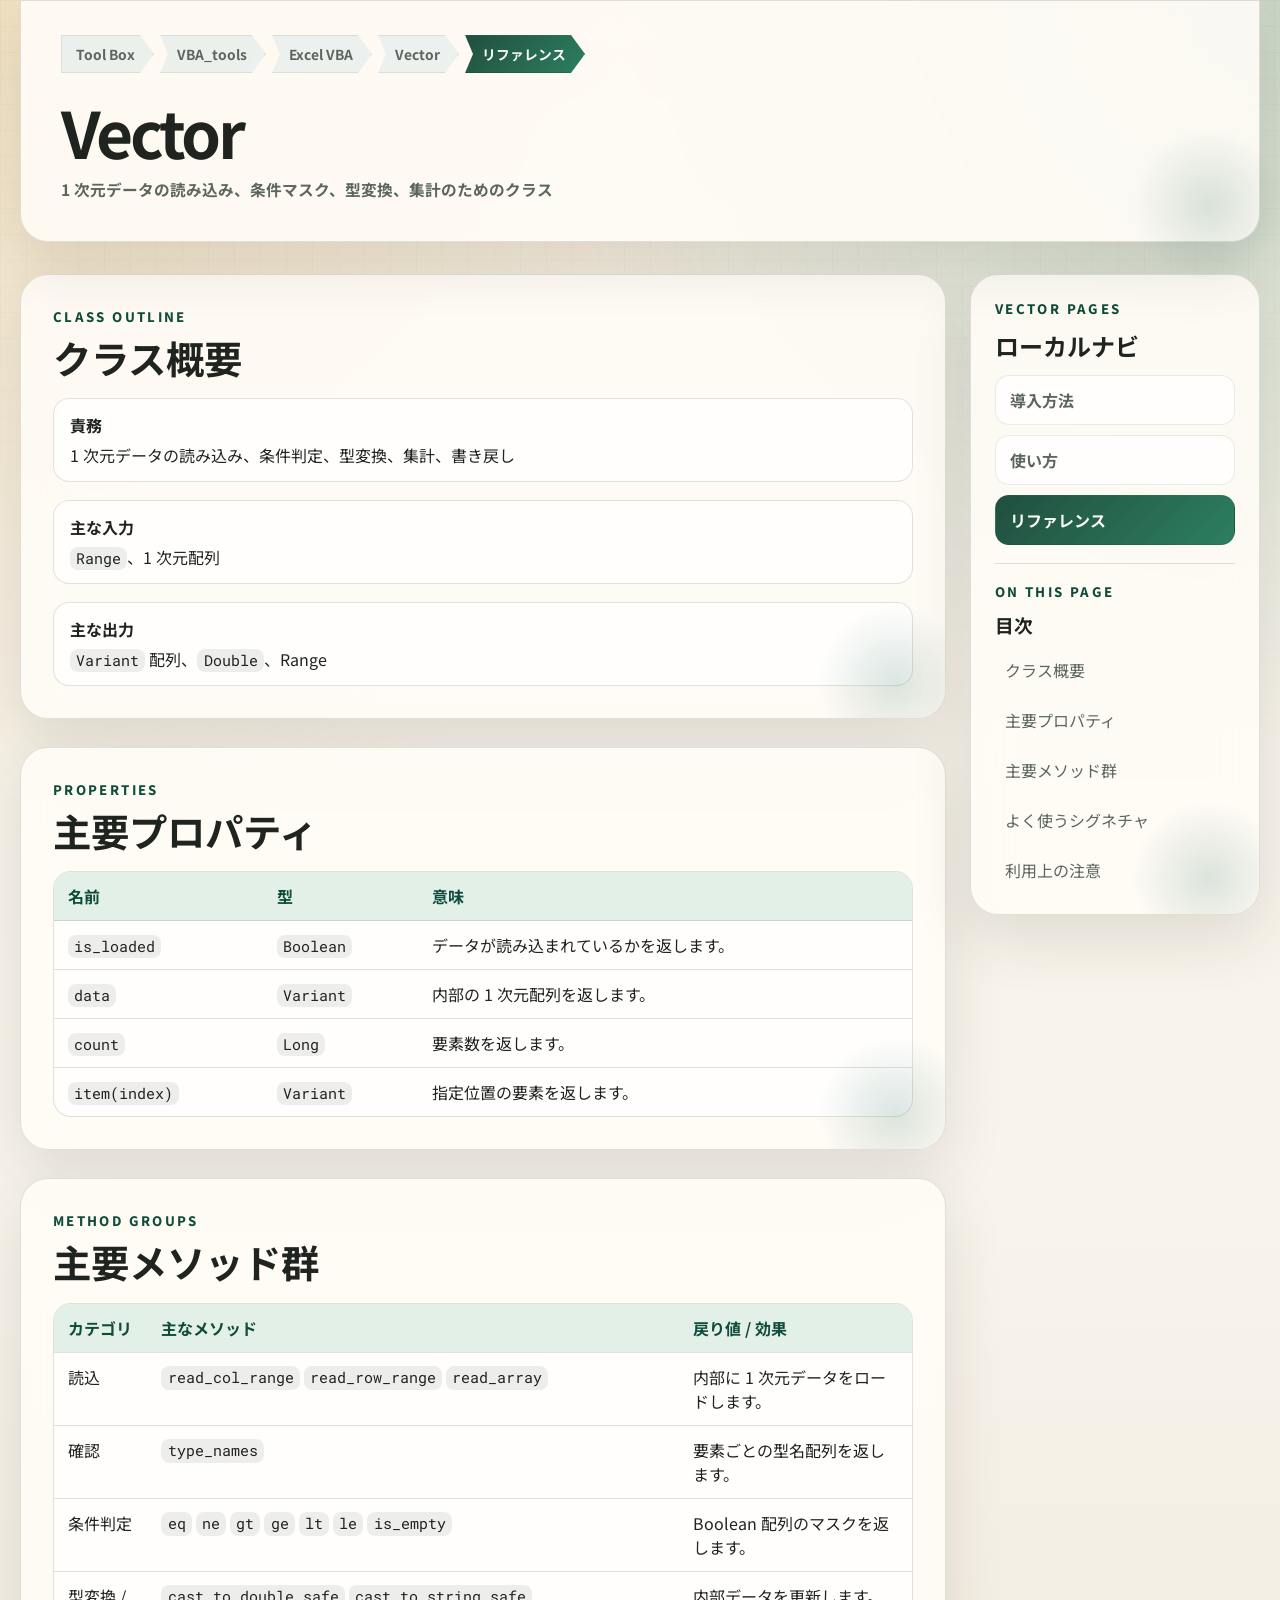
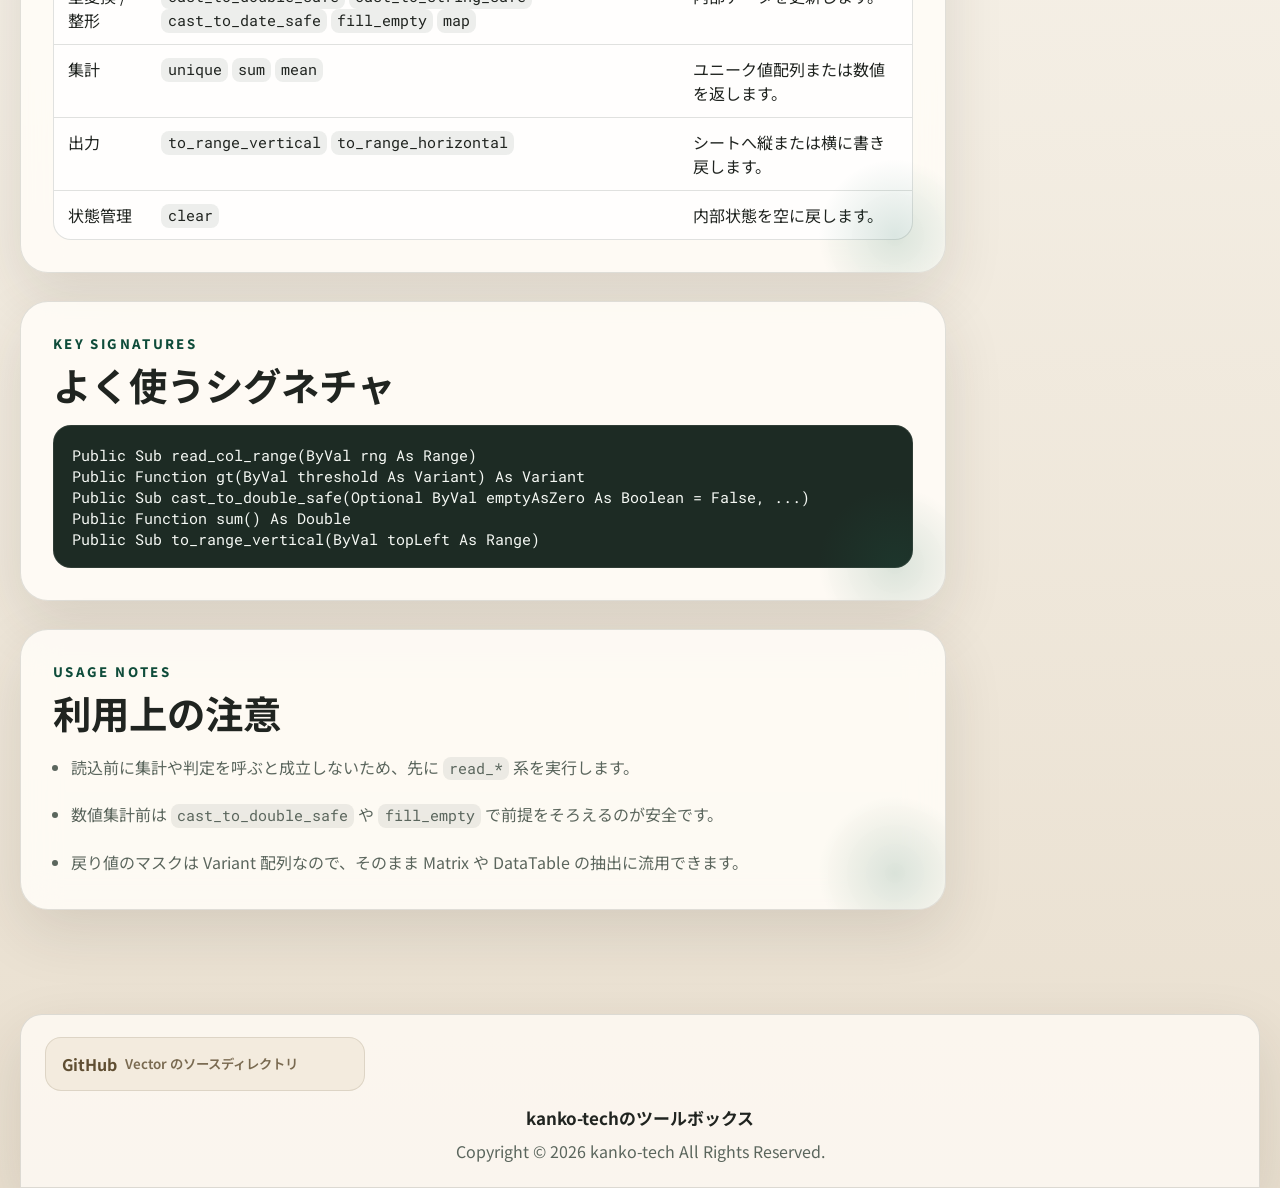
<file: docs/vector-reference.html>
﻿<!DOCTYPE html>
<html lang="ja">
<head>
  <meta charset="utf-8">
  <meta name="viewport" content="width=device-width, initial-scale=1">
  <title>Vector Reference | VBA_tools</title>
  <link rel="preconnect" href="https://fonts.googleapis.com">
  <link rel="preconnect" href="https://fonts.gstatic.com" crossorigin>
  <link href="https://fonts.googleapis.com/css2?family=Noto+Sans+JP:wght@400;500;700;800&family=Roboto+Mono:wght@400;500&display=swap" rel="stylesheet">
  <link rel="stylesheet" href="styles.css">
  <script src="page.js" defer></script>
</head>
<body class="reference-page">
  <div class="page-shell docs-layout">
    <header class="hero detail-hero">
      <div class="position-strip" aria-label="Page position">
        <span class="position-chip">Tool Box</span>
        <a class="position-chip" href="index.html">VBA_tools</a>
        <a class="position-chip" href="excelvba.html">Excel VBA</a>
        <a class="position-chip" href="vector.html">Vector</a>
        <span class="position-chip current">リファレンス</span>
      </div>
      <div class="hero-meta">
        <h1>Vector</h1>
        <p class="hero-subline">1 次元データの読み込み、条件マスク、型変換、集計のためのクラス</p>
      </div>

      <button class="toc-toggle" type="button" data-toc-toggle aria-expanded="false">目次を開く</button>
    </header>

    <div class="docs-columns">
      <main class="doc-main" id="doc-content">
        <section class="panel" id="class-outline">
          <div class="section-heading">
            <p class="eyebrow">Class Outline</p>
            <h2>クラス概要</h2>
          </div>
          <div class="info-pills">
            <div class="info-pill"><strong>責務</strong> 1 次元データの読み込み、条件判定、型変換、集計、書き戻し</div>
            <div class="info-pill"><strong>主な入力</strong> <code>Range</code>、1 次元配列</div>
            <div class="info-pill"><strong>主な出力</strong> <code>Variant</code> 配列、<code>Double</code>、Range</div>
          </div>
        </section>

        <section class="panel" id="properties">
          <div class="section-heading">
            <p class="eyebrow">Properties</p>
            <h2>主要プロパティ</h2>
          </div>
          <div class="table-wrap">
            <table>
              <thead>
                <tr>
                  <th>名前</th>
                  <th>型</th>
                  <th>意味</th>
                </tr>
              </thead>
              <tbody>
                <tr>
                  <td><code>is_loaded</code></td>
                  <td><code>Boolean</code></td>
                  <td>データが読み込まれているかを返します。</td>
                </tr>
                <tr>
                  <td><code>data</code></td>
                  <td><code>Variant</code></td>
                  <td>内部の 1 次元配列を返します。</td>
                </tr>
                <tr>
                  <td><code>count</code></td>
                  <td><code>Long</code></td>
                  <td>要素数を返します。</td>
                </tr>
                <tr>
                  <td><code>item(index)</code></td>
                  <td><code>Variant</code></td>
                  <td>指定位置の要素を返します。</td>
                </tr>
              </tbody>
            </table>
          </div>
        </section>

        <section class="panel" id="methods">
          <div class="section-heading">
            <p class="eyebrow">Method Groups</p>
            <h2>主要メソッド群</h2>
          </div>
          <div class="table-wrap">
            <table>
              <thead>
                <tr>
                  <th>カテゴリ</th>
                  <th>主なメソッド</th>
                  <th>戻り値 / 効果</th>
                </tr>
              </thead>
              <tbody>
                <tr>
                  <td>読込</td>
                  <td><code>read_col_range</code> <code>read_row_range</code> <code>read_array</code></td>
                  <td>内部に 1 次元データをロードします。</td>
                </tr>
                <tr>
                  <td>確認</td>
                  <td><code>type_names</code></td>
                  <td>要素ごとの型名配列を返します。</td>
                </tr>
                <tr>
                  <td>条件判定</td>
                  <td><code>eq</code> <code>ne</code> <code>gt</code> <code>ge</code> <code>lt</code> <code>le</code> <code>is_empty</code></td>
                  <td>Boolean 配列のマスクを返します。</td>
                </tr>
                <tr>
                  <td>型変換 / 整形</td>
                  <td><code>cast_to_double_safe</code> <code>cast_to_string_safe</code> <code>cast_to_date_safe</code> <code>fill_empty</code> <code>map</code></td>
                  <td>内部データを更新します。</td>
                </tr>
                <tr>
                  <td>集計</td>
                  <td><code>unique</code> <code>sum</code> <code>mean</code></td>
                  <td>ユニーク値配列または数値を返します。</td>
                </tr>
                <tr>
                  <td>出力</td>
                  <td><code>to_range_vertical</code> <code>to_range_horizontal</code></td>
                  <td>シートへ縦または横に書き戻します。</td>
                </tr>
                <tr>
                  <td>状態管理</td>
                  <td><code>clear</code></td>
                  <td>内部状態を空に戻します。</td>
                </tr>
              </tbody>
            </table>
          </div>
        </section>

        <section class="panel" id="signatures">
          <div class="section-heading">
            <p class="eyebrow">Key Signatures</p>
            <h2>よく使うシグネチャ</h2>
          </div>
          <pre class="code-block"><code>Public Sub read_col_range(ByVal rng As Range)
Public Function gt(ByVal threshold As Variant) As Variant
Public Sub cast_to_double_safe(Optional ByVal emptyAsZero As Boolean = False, ...)
Public Function sum() As Double
Public Sub to_range_vertical(ByVal topLeft As Range)</code></pre>
        </section>

        <section class="panel" id="notes">
          <div class="section-heading">
            <p class="eyebrow">Usage Notes</p>
            <h2>利用上の注意</h2>
          </div>
          <ul class="checklist">
            <li>読込前に集計や判定を呼ぶと成立しないため、先に <code>read_*</code> 系を実行します。</li>
            <li>数値集計前は <code>cast_to_double_safe</code> や <code>fill_empty</code> で前提をそろえるのが安全です。</li>
            <li>戻り値のマスクは Variant 配列なので、そのまま Matrix や DataTable の抽出に流用できます。</li>
          </ul>
        </section>
      </main>

      <aside class="doc-sidebar">
        <div class="sidebar-card">
          <p class="eyebrow">Vector Pages</p>
          <h2>ローカルナビ</h2>
          <nav class="local-nav-list" aria-label="Vector local navigation">
            <a href="vector-setup.html">導入方法</a>
            <a href="vector-examples.html">使い方</a>
            <a href="vector-reference.html" class="current">リファレンス</a>
          </nav>
          <hr class="sidebar-sep">
          <p class="eyebrow">On This Page</p>
          <h3>目次</h3>
          <nav data-toc-source="#doc-content"></nav>
          <button class="mobile-toc-close" type="button" data-toc-close>閉じる</button>
        </div>
      </aside>
    </div>
  </div>
  <footer class="site-footer">
    <div class="footer-link-block">
      <div class="inline-link-list">
        <a href="https://github.com/kanko-tech/VBA_tools/tree/main/src/ExcelVBA/Vector" target="_blank" rel="noreferrer">GitHub<small>Vector のソースディレクトリ</small></a>
      </div>
    </div>
    <p class="footer-title"><strong>kanko-techのツールボックス</strong></p>
    <p>Copyright &copy; 2026 kanko-tech All Rights Reserved.</p>
  </footer>
</body>
</html>
</file>
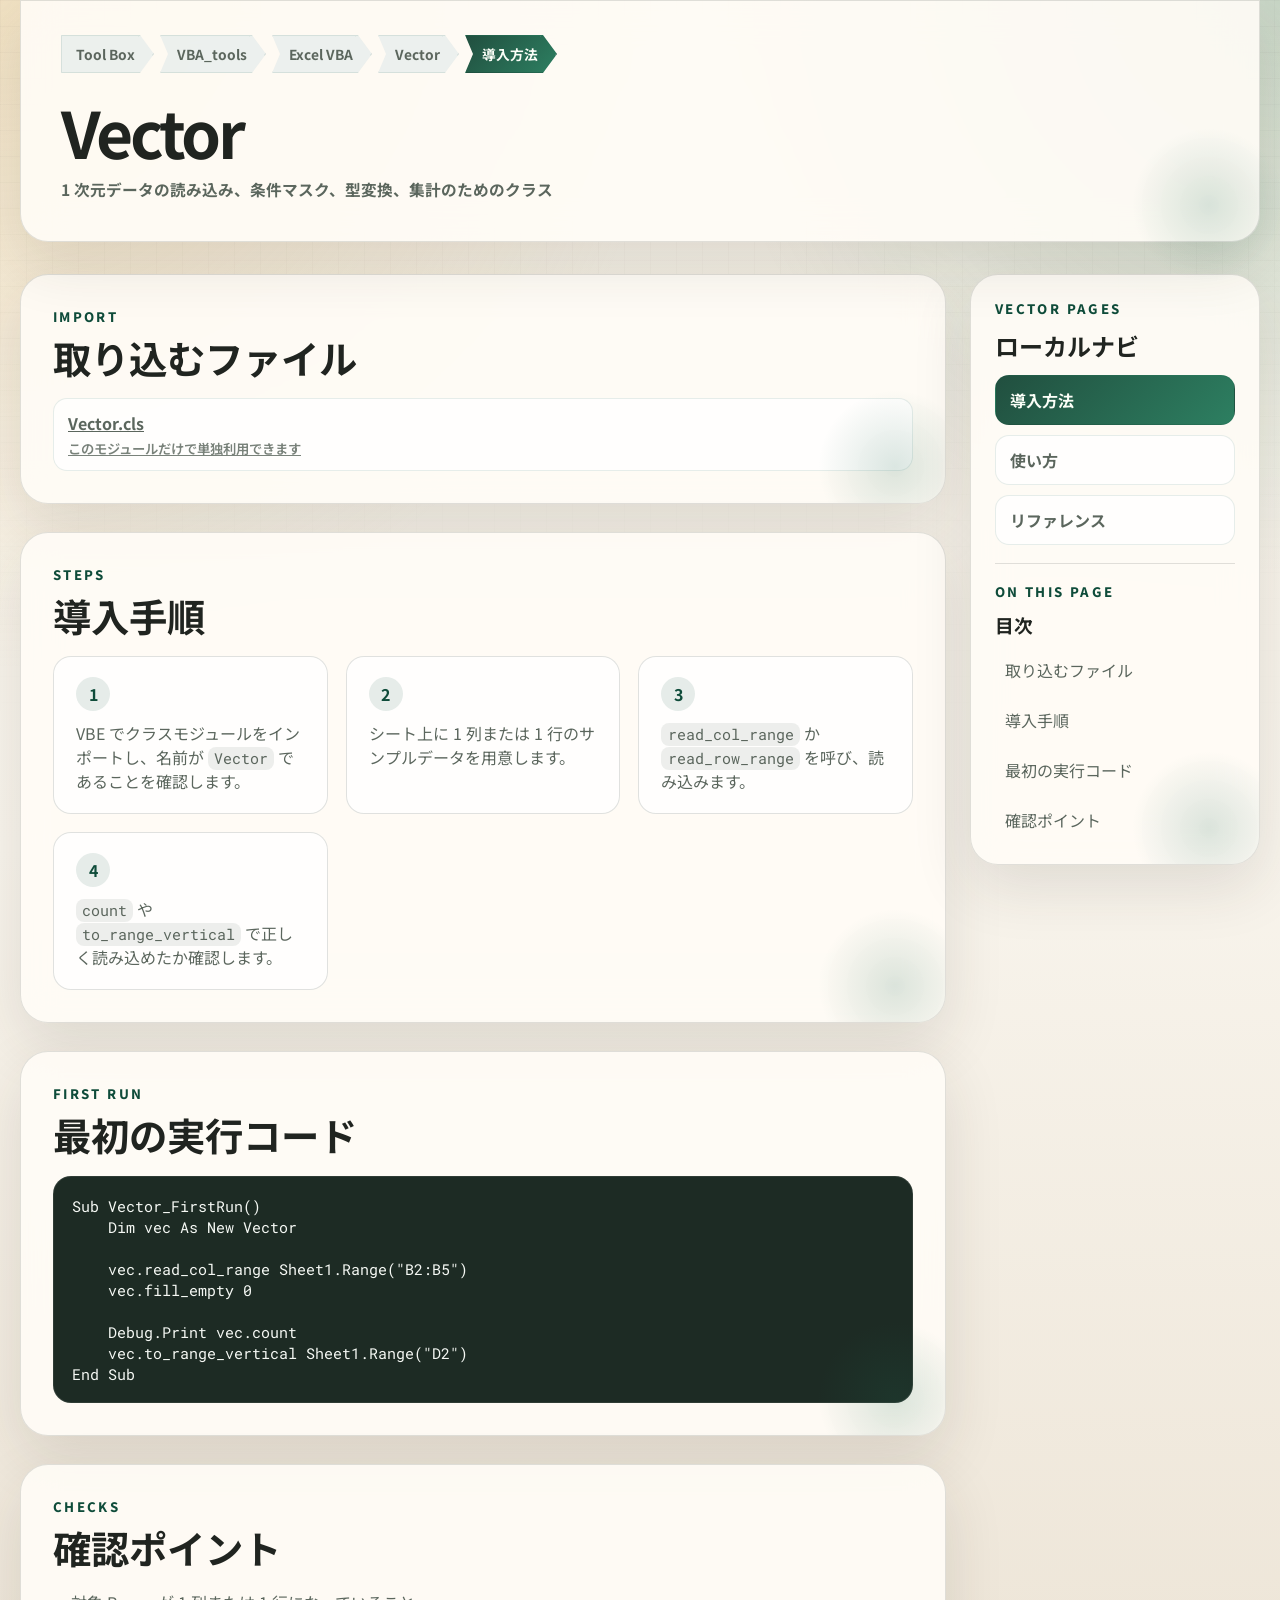
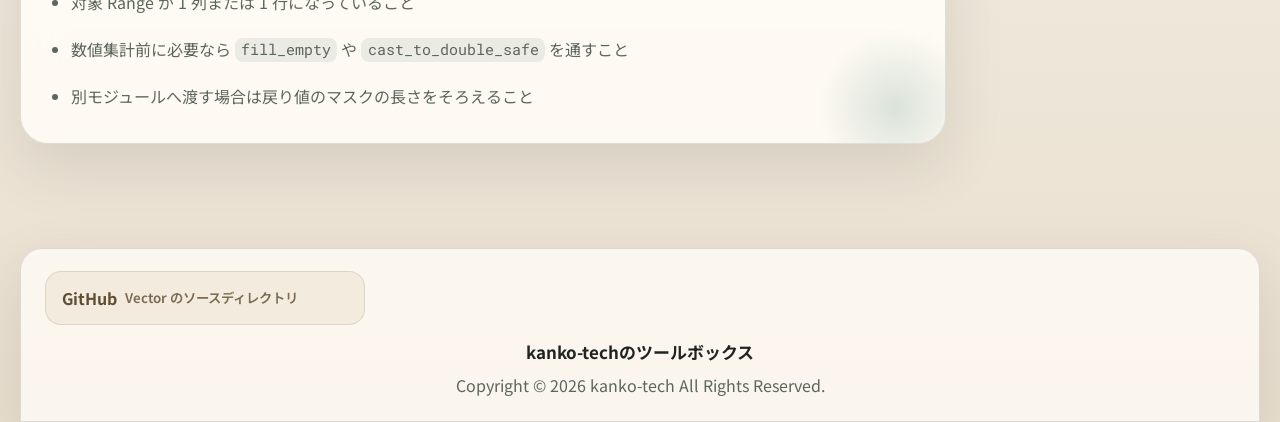
<file: docs/vector-setup.html>
﻿<!DOCTYPE html>
<html lang="ja">
<head>
  <meta charset="utf-8">
  <meta name="viewport" content="width=device-width, initial-scale=1">
  <title>Vector Setup | VBA_tools</title>
  <link rel="preconnect" href="https://fonts.googleapis.com">
  <link rel="preconnect" href="https://fonts.gstatic.com" crossorigin>
  <link href="https://fonts.googleapis.com/css2?family=Noto+Sans+JP:wght@400;500;700;800&family=Roboto+Mono:wght@400;500&display=swap" rel="stylesheet">
  <link rel="stylesheet" href="styles.css">
  <script src="page.js" defer></script>
</head>
<body>
  <div class="page-shell docs-layout">
    <header class="hero detail-hero">
      <div class="position-strip" aria-label="Page position">
        <span class="position-chip">Tool Box</span>
        <a class="position-chip" href="index.html">VBA_tools</a>
        <a class="position-chip" href="excelvba.html">Excel VBA</a>
        <a class="position-chip" href="vector.html">Vector</a>
        <span class="position-chip current">導入方法</span>
      </div>
      <div class="hero-meta">
        <h1>Vector</h1>
        <p class="hero-subline">1 次元データの読み込み、条件マスク、型変換、集計のためのクラス</p>
      </div>

      <button class="toc-toggle" type="button" data-toc-toggle aria-expanded="false">目次を開く</button>
    </header>

    <div class="docs-columns">
      <main class="doc-main" id="doc-content">
        <section class="panel" id="import">
          <div class="section-heading">
            <p class="eyebrow">Import</p>
            <h2>取り込むファイル</h2>
          </div>
          <div class="directory-stack">
        <a href="https://github.com/kanko-tech/VBA_tools/blob/main/src/ExcelVBA/Vector/Vector.cls" target="_blank" rel="noreferrer">Vector.cls<small>このモジュールだけで単独利用できます</small></a>
          </div>
        </section>

        <section class="panel" id="steps">
          <div class="section-heading">
            <p class="eyebrow">Steps</p>
            <h2>導入手順</h2>
          </div>
          <div class="number-grid">
            <article class="number-card"><strong>1</strong><p>VBE でクラスモジュールをインポートし、名前が <code>Vector</code> であることを確認します。</p></article>
            <article class="number-card"><strong>2</strong><p>シート上に 1 列または 1 行のサンプルデータを用意します。</p></article>
            <article class="number-card"><strong>3</strong><p><code>read_col_range</code> か <code>read_row_range</code> を呼び、読み込みます。</p></article>
            <article class="number-card"><strong>4</strong><p><code>count</code> や <code>to_range_vertical</code> で正しく読み込めたか確認します。</p></article>
          </div>
        </section>

        <section class="panel" id="first-run">
          <div class="section-heading">
            <p class="eyebrow">First Run</p>
            <h2>最初の実行コード</h2>
          </div>
          <pre class="code-block"><code>Sub Vector_FirstRun()
    Dim vec As New Vector

    vec.read_col_range Sheet1.Range("B2:B5")
    vec.fill_empty 0

    Debug.Print vec.count
    vec.to_range_vertical Sheet1.Range("D2")
End Sub</code></pre>
        </section>

        <section class="panel" id="checks">
          <div class="section-heading">
            <p class="eyebrow">Checks</p>
            <h2>確認ポイント</h2>
          </div>
          <ul class="checklist">
            <li>対象 Range が 1 列または 1 行になっていること</li>
            <li>数値集計前に必要なら <code>fill_empty</code> や <code>cast_to_double_safe</code> を通すこと</li>
            <li>別モジュールへ渡す場合は戻り値のマスクの長さをそろえること</li>
          </ul>
        </section>
      </main>

      <aside class="doc-sidebar">
        <div class="sidebar-card">
          <p class="eyebrow">Vector Pages</p>
          <h2>ローカルナビ</h2>
          <nav class="local-nav-list">
            <a href="vector-setup.html" class="current">導入方法</a>
            <a href="vector-examples.html">使い方</a>
            <a href="vector-reference.html">リファレンス</a>
          </nav>
          <hr class="sidebar-sep">
          <p class="eyebrow">On This Page</p>
          <h3>目次</h3>
          <nav data-toc-source="#doc-content"></nav>
          <button class="mobile-toc-close" type="button" data-toc-close>閉じる</button>
        </div>
      </aside>
    </div>
  </div>
  <footer class="site-footer">
    <div class="footer-link-block">
      <div class="inline-link-list">
        <a href="https://github.com/kanko-tech/VBA_tools/tree/main/src/ExcelVBA/Vector" target="_blank" rel="noreferrer">GitHub<small>Vector のソースディレクトリ</small></a>
      </div>
    </div>
    <p class="footer-title"><strong>kanko-techのツールボックス</strong></p>
    <p>Copyright &copy; 2026 kanko-tech All Rights Reserved.</p>
  </footer>
</body>
</html>
</file>
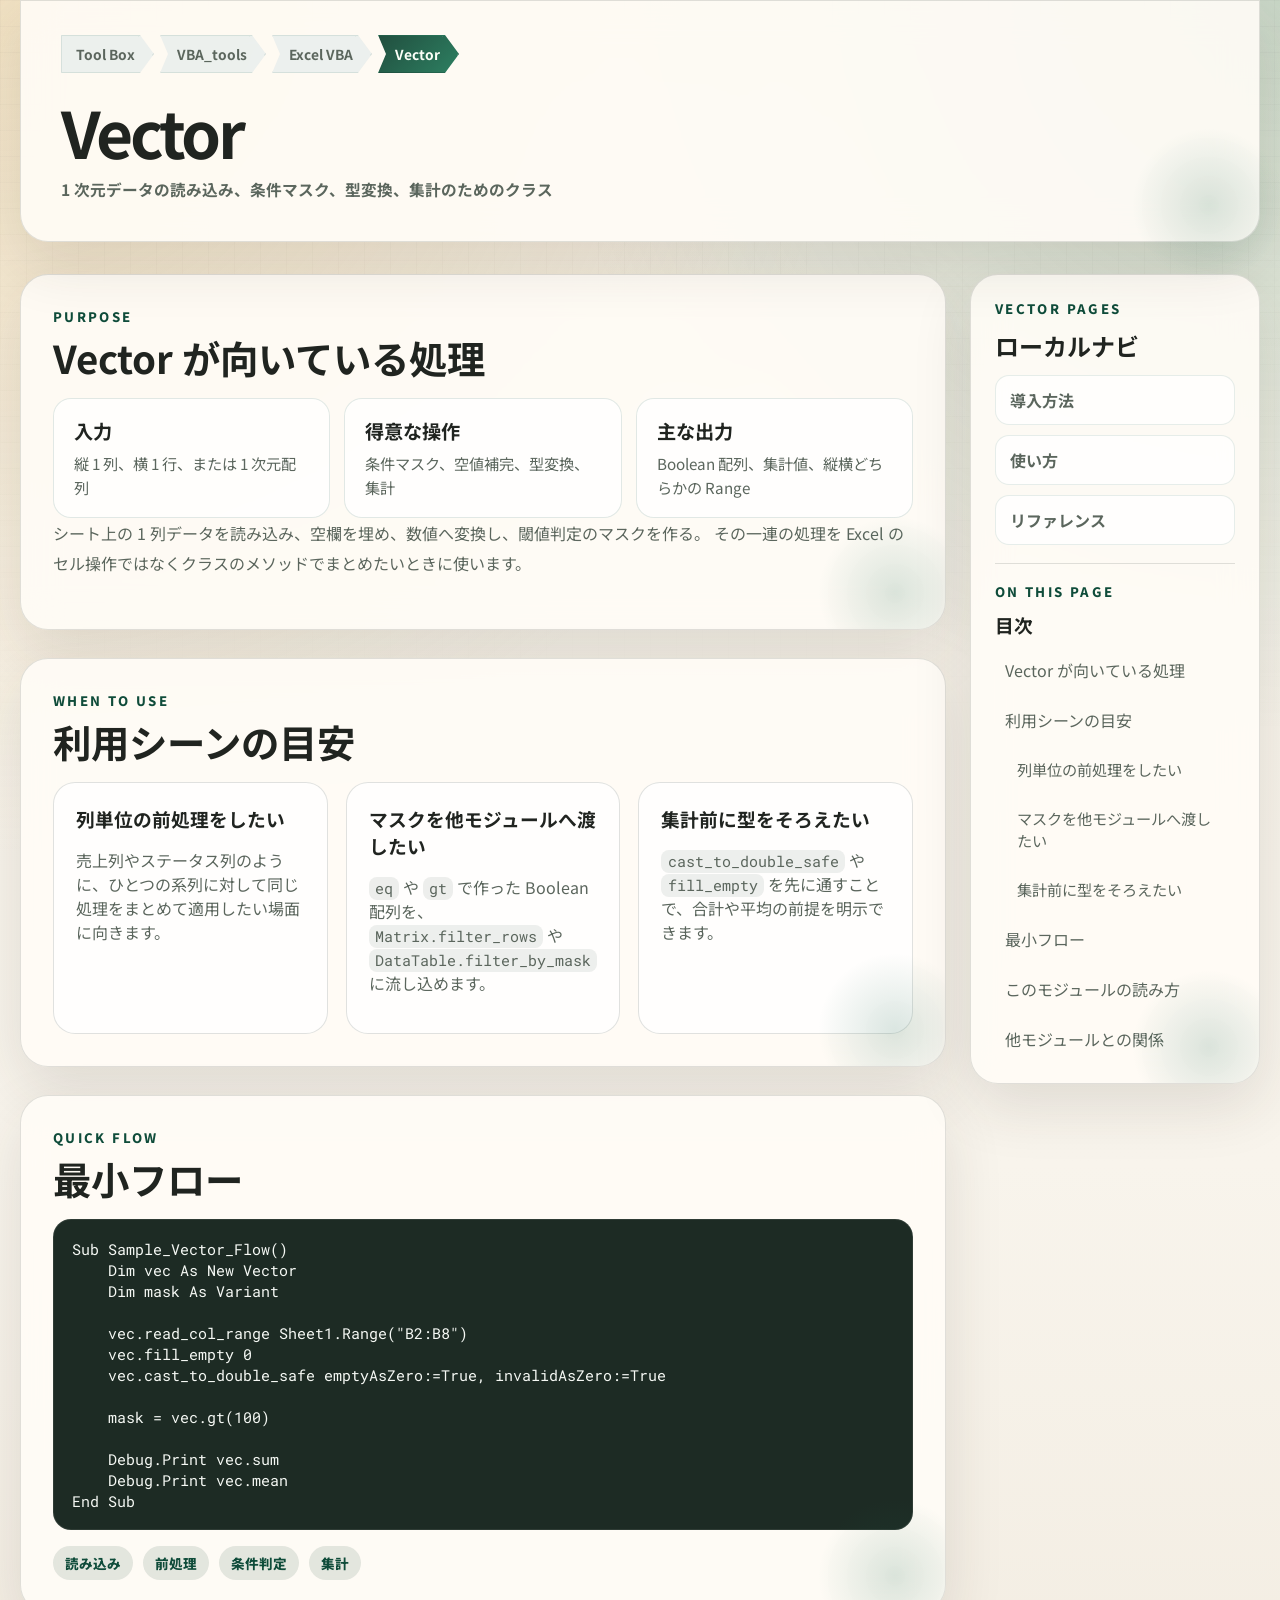
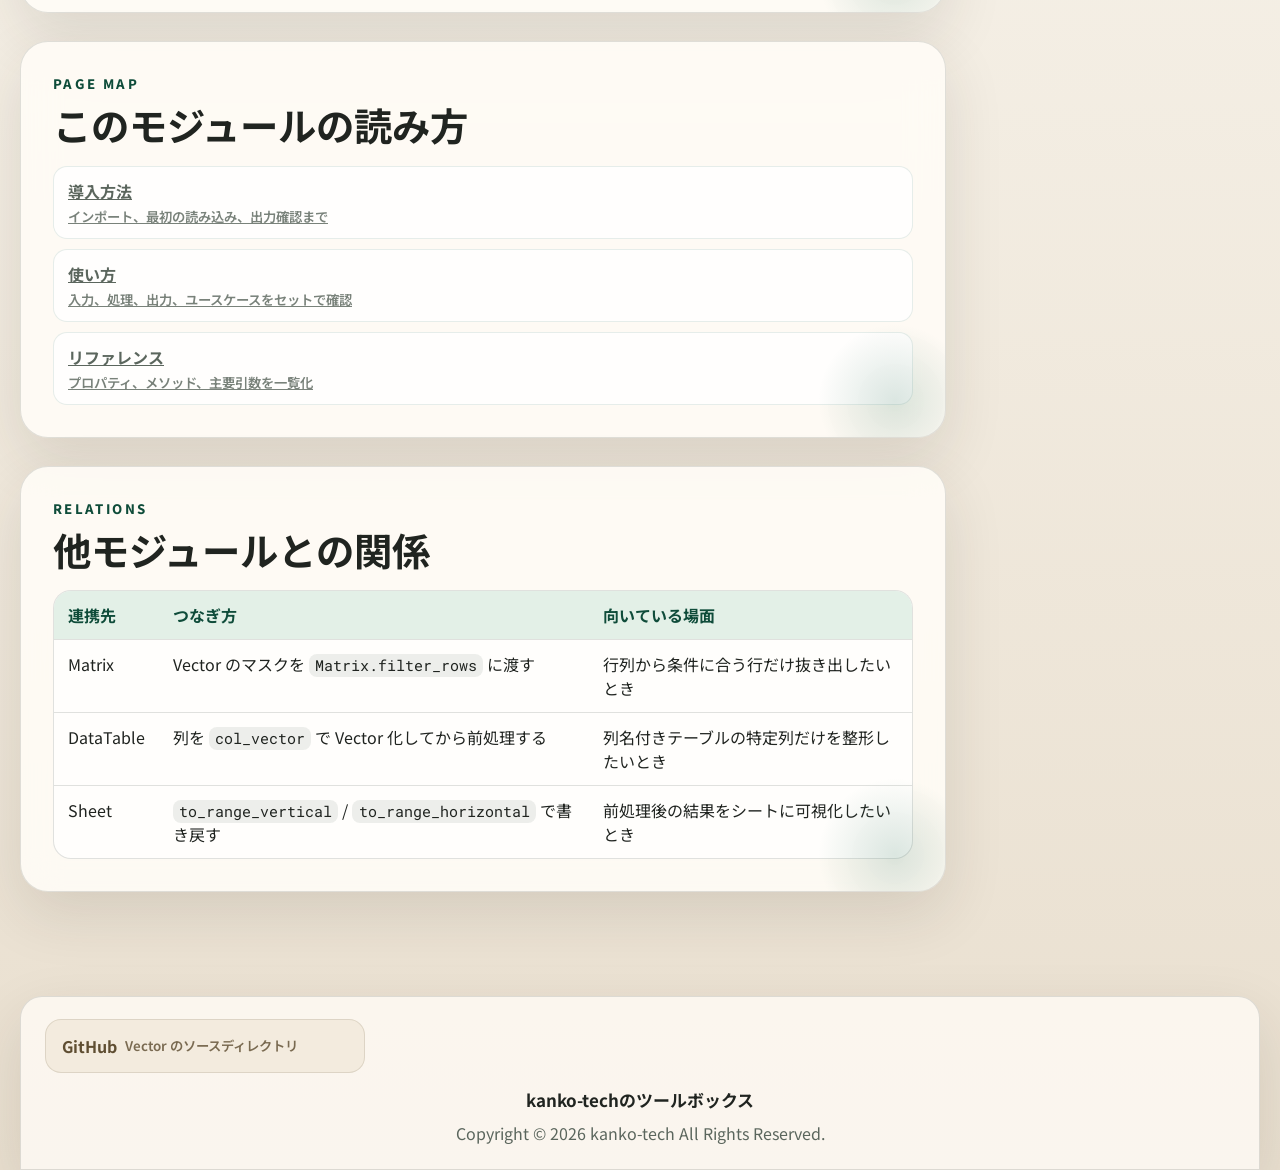
<file: docs/vector.html>
﻿<!DOCTYPE html>
<html lang="ja">
<head>
  <meta charset="utf-8">
  <meta name="viewport" content="width=device-width, initial-scale=1">
  <title>Vector Overview | VBA_tools</title>
  <link rel="preconnect" href="https://fonts.googleapis.com">
  <link rel="preconnect" href="https://fonts.gstatic.com" crossorigin>
  <link href="https://fonts.googleapis.com/css2?family=Noto+Sans+JP:wght@400;500;700;800&family=Roboto+Mono:wght@400;500&display=swap" rel="stylesheet">
  <link rel="stylesheet" href="styles.css">
  <script src="page.js" defer></script>
</head>
<body>
  <div class="page-shell docs-layout">
    <header class="hero detail-hero">
      <div class="position-strip" aria-label="Page position">
        <span class="position-chip">Tool Box</span>
        <a class="position-chip" href="index.html">VBA_tools</a>
        <a class="position-chip" href="excelvba.html">Excel VBA</a>
        <a class="position-chip current" href="vector.html">Vector</a>
      </div>
      <div class="hero-meta">
        <h1>Vector</h1>
        <p class="hero-subline">1 次元データの読み込み、条件マスク、型変換、集計のためのクラス</p>
      </div>

      <button class="toc-toggle" type="button" data-toc-toggle aria-expanded="false">目次を開く</button>
    </header>

    <div class="docs-columns">
      <main class="doc-main" id="doc-content">
        <section class="panel" id="purpose">
          <div class="section-heading">
            <p class="eyebrow">Purpose</p>
            <h2>Vector が向いている処理</h2>
          </div>
          <div class="metric-strip">
            <div class="metric-card">
              <strong>入力</strong>
              <span>縦 1 列、横 1 行、または 1 次元配列</span>
            </div>
            <div class="metric-card">
              <strong>得意な操作</strong>
              <span>条件マスク、空値補完、型変換、集計</span>
            </div>
            <div class="metric-card">
              <strong>主な出力</strong>
              <span>Boolean 配列、集計値、縦横どちらかの Range</span>
            </div>
          </div>
          <p class="section-intro">
            シート上の 1 列データを読み込み、空欄を埋め、数値へ変換し、閾値判定のマスクを作る。
            その一連の処理を Excel のセル操作ではなくクラスのメソッドでまとめたいときに使います。
          </p>
        </section>

        <section class="panel" id="fit">
          <div class="section-heading">
            <p class="eyebrow">When to Use</p>
            <h2>利用シーンの目安</h2>
          </div>
          <div class="note-grid">
            <article class="note-card">
              <h3>列単位の前処理をしたい</h3>
              <p>売上列やステータス列のように、ひとつの系列に対して同じ処理をまとめて適用したい場面に向きます。</p>
            </article>
            <article class="note-card">
              <h3>マスクを他モジュールへ渡したい</h3>
              <p><code>eq</code> や <code>gt</code> で作った Boolean 配列を、<code>Matrix.filter_rows</code> や <code>DataTable.filter_by_mask</code> に流し込めます。</p>
            </article>
            <article class="note-card">
              <h3>集計前に型をそろえたい</h3>
              <p><code>cast_to_double_safe</code> や <code>fill_empty</code> を先に通すことで、合計や平均の前提を明示できます。</p>
            </article>
          </div>
        </section>

        <section class="panel" id="quick-flow">
          <div class="section-heading">
            <p class="eyebrow">Quick Flow</p>
            <h2>最小フロー</h2>
          </div>
          <pre class="code-block"><code>Sub Sample_Vector_Flow()
    Dim vec As New Vector
    Dim mask As Variant

    vec.read_col_range Sheet1.Range("B2:B8")
    vec.fill_empty 0
    vec.cast_to_double_safe emptyAsZero:=True, invalidAsZero:=True

    mask = vec.gt(100)

    Debug.Print vec.sum
    Debug.Print vec.mean
End Sub</code></pre>
          <div class="status-line">
            <span class="status-pill">読み込み</span>
            <span class="status-pill">前処理</span>
            <span class="status-pill">条件判定</span>
            <span class="status-pill">集計</span>
          </div>
        </section>

        <section class="panel" id="page-map">
          <div class="section-heading">
            <p class="eyebrow">Page Map</p>
            <h2>このモジュールの読み方</h2>
          </div>
          <div class="directory-stack">
            <a href="vector-setup.html">導入方法<small>インポート、最初の読み込み、出力確認まで</small></a>
            <a href="vector-examples.html">使い方<small>入力、処理、出力、ユースケースをセットで確認</small></a>
            <a href="vector-reference.html">リファレンス<small>プロパティ、メソッド、主要引数を一覧化</small></a>
          </div>
        </section>

        <section class="panel" id="relations">
          <div class="section-heading">
            <p class="eyebrow">Relations</p>
            <h2>他モジュールとの関係</h2>
          </div>
          <div class="table-wrap">
            <table>
              <thead>
                <tr>
                  <th>連携先</th>
                  <th>つなぎ方</th>
                  <th>向いている場面</th>
                </tr>
              </thead>
              <tbody>
                <tr>
                  <td>Matrix</td>
                  <td>Vector のマスクを <code>Matrix.filter_rows</code> に渡す</td>
                  <td>行列から条件に合う行だけ抜き出したいとき</td>
                </tr>
                <tr>
                  <td>DataTable</td>
                  <td>列を <code>col_vector</code> で Vector 化してから前処理する</td>
                  <td>列名付きテーブルの特定列だけを整形したいとき</td>
                </tr>
                <tr>
                  <td>Sheet</td>
                  <td><code>to_range_vertical</code> / <code>to_range_horizontal</code> で書き戻す</td>
                  <td>前処理後の結果をシートに可視化したいとき</td>
                </tr>
              </tbody>
            </table>
          </div>
        </section>
      </main>

      <aside class="doc-sidebar">
        <div class="sidebar-card">
          <p class="eyebrow">Vector Pages</p>
          <h2>ローカルナビ</h2>
          <nav class="local-nav-list" aria-label="Vector local navigation">
            <a href="vector-setup.html">導入方法</a>
            <a href="vector-examples.html">使い方</a>
            <a href="vector-reference.html">リファレンス</a>
          </nav>
          <hr class="sidebar-sep">
          <p class="eyebrow">On This Page</p>
          <h3>目次</h3>
          <nav data-toc-source="#doc-content"></nav>
          <button class="mobile-toc-close" type="button" data-toc-close>閉じる</button>
        </div>
      </aside>
    </div>
  </div>
  <footer class="site-footer">
    <div class="footer-link-block">
      <div class="inline-link-list">
        <a href="https://github.com/kanko-tech/VBA_tools/tree/main/src/ExcelVBA/Vector" target="_blank" rel="noreferrer">GitHub<small>Vector のソースディレクトリ</small></a>
      </div>
    </div>
    <p class="footer-title"><strong>kanko-techのツールボックス</strong></p>
    <p>Copyright &copy; 2026 kanko-tech All Rights Reserved.</p>
  </footer>
</body>
</html>
</file>
<file: docs/styles.css>
:root {
  --bg: #f4efe4;
  --bg-deep: #e9dfcf;
  --paper: rgba(255, 252, 247, 0.9);
  --panel: rgba(255, 255, 255, 0.78);
  --ink: #202420;
  --muted: #5b665d;
  --line: rgba(40, 52, 42, 0.14);
  --accent: #1f6a52;
  --accent-soft: #d9eadf;
  --accent-strong: #0f4c3a;
  --accent-warm: #e8d3b4;
  --shadow: 0 22px 60px rgba(50, 44, 31, 0.12);
  --radius-xl: 28px;
  --radius-lg: 22px;
  --radius-md: 16px;
}

* {
  box-sizing: border-box;
}

html {
  scroll-behavior: smooth;
}

body {
  margin: 0;
  color: var(--ink);
  font-family: "Noto Sans JP", sans-serif;
  background:
    radial-gradient(circle at top left, rgba(234, 195, 123, 0.32), transparent 28%),
    radial-gradient(circle at top right, rgba(46, 124, 89, 0.22), transparent 24%),
    linear-gradient(180deg, var(--bg) 0%, #f8f4ec 42%, var(--bg-deep) 100%);
}

body::before {
  content: "";
  position: fixed;
  inset: 0;
  pointer-events: none;
  background-image:
    linear-gradient(rgba(31, 36, 31, 0.035) 1px, transparent 1px),
    linear-gradient(90deg, rgba(31, 36, 31, 0.035) 1px, transparent 1px);
  background-size: 26px 26px;
  mask-image: linear-gradient(180deg, rgba(0, 0, 0, 0.7), transparent 86%);
}

a {
  color: inherit;
}

code,
pre {
  font-family: "Roboto Mono", monospace;
}

code {
  padding: 0.15em 0.42em;
  border-radius: 8px;
  background: rgba(29, 54, 43, 0.08);
  font-size: 0.92em;
}

.page-shell {
  width: min(1240px, calc(100% - 32px));
  margin: 0 auto;
  padding: 0 0 72px;
}

.page-shell > .doc-main {
  margin-top: 28px;
}

.docs-layout {
  display: grid;
  gap: 32px;
}

.hero,
.panel,
.sidebar-card,
.module-card,
.link-tile,
.directory-item,
.doc-note,
.step-card,
.class-box,
.api-entry {
  background: var(--paper);
  border: 1px solid var(--line);
  box-shadow: var(--shadow);
}

.hero,
.panel,
.sidebar-card {
  position: relative;
  border-radius: var(--radius-xl);
  backdrop-filter: blur(18px);
}

.panel,
.sidebar-card {
  overflow: hidden;
}

.hero::after,
.panel::after,
.sidebar-card::after {
  content: "";
  position: absolute;
  inset: auto -30px -44px auto;
  width: 160px;
  height: 160px;
  background: radial-gradient(circle, rgba(31, 106, 82, 0.16), transparent 68%);
}

.hero {
  padding: 34px 40px 40px;
  overflow: visible;
  z-index: 5;
  border-radius: 0 0 var(--radius-xl) var(--radius-xl);
}

.position-strip {
  display: flex;
  flex-wrap: wrap;
  gap: 12px 6px;
  margin-bottom: 18px;
}

.position-chip {
  position: relative;
  display: inline-flex;
  align-items: center;
  min-height: 38px;
  padding: 8px 18px 8px 16px;
  border: 1px solid rgba(15, 76, 58, 0.12);
  background: rgba(255, 255, 255, 0.76);
  color: var(--muted);
  font-size: 0.86rem;
  font-weight: 700;
  text-decoration: none;
  overflow: hidden;
  filter:
    drop-shadow(0 1px 0 rgba(15, 76, 58, 0.14))
    drop-shadow(0 -1px 0 rgba(15, 76, 58, 0.14))
    drop-shadow(1px 0 0 rgba(15, 76, 58, 0.18));
  clip-path: polygon(0 0, calc(100% - 14px) 0, 100% 50%, calc(100% - 14px) 100%, 0 100%, 8px 50%);
}

.position-chip::after {
  content: "";
  position: absolute;
  top: 0;
  right: 0;
  width: 15px;
  height: 100%;
  border-top: 1px solid rgba(15, 76, 58, 0.12);
  border-right: 1px solid rgba(15, 76, 58, 0.12);
  border-bottom: 1px solid rgba(15, 76, 58, 0.12);
  clip-path: polygon(0 0, 100% 50%, 0 100%);
  pointer-events: none;
}

.position-chip:first-child {
  clip-path: polygon(0 0, calc(100% - 14px) 0, 100% 50%, calc(100% - 14px) 100%, 0 100%);
  padding-left: 14px;
}

.position-chip:first-child::after {
  width: 14px;
}

.position-chip.current {
  background: linear-gradient(135deg, #214f3f, #2d7f61);
  color: #fcfff8;
  filter:
    drop-shadow(0 1px 0 rgba(252, 255, 248, 0.16))
    drop-shadow(0 -1px 0 rgba(252, 255, 248, 0.16))
    drop-shadow(1px 0 0 rgba(252, 255, 248, 0.2));
}

.position-chip.current::after {
  border-top-color: rgba(252, 255, 248, 0.22);
  border-right-color: rgba(252, 255, 248, 0.22);
  border-bottom-color: rgba(252, 255, 248, 0.22);
}

.eyebrow {
  margin: 0;
  color: var(--accent-strong);
  font-size: 0.82rem;
  font-weight: 800;
  letter-spacing: 0.18em;
  text-transform: uppercase;
}

.hero-meta {
  display: grid;
  gap: 10px;
}

.hero h1 {
  margin: 10px 0 6px;
  font-size: clamp(2.5rem, 5vw, 4.8rem);
  line-height: 0.95;
  letter-spacing: -0.05em;
}

.hero-subline {
  margin: 0;
  color: var(--muted);
  font-size: 0.98rem;
  font-weight: 700;
}

.lead,
.card-copy,
.module-card p,
.directory-item p,
.doc-note p,
.toc-empty,
.step-card p,
.api-lead,
.link-tile small,
.summary-item,
.note-text {
  color: var(--muted);
}

.lead {
  max-width: 840px;
  font-size: 1.05rem;
  line-height: 1.9;
}

.hero-actions,
.page-nav,
.grid,
.links-grid,
.directory-list,
.step-grid,
.info-pills {
  display: grid;
  gap: 18px;
}

.hero-actions {
  grid-template-columns: repeat(auto-fit, minmax(190px, 1fr));
  margin-top: 26px;
}

.global-nav {
  margin-top: 26px;
  position: relative;
  z-index: 20;
}

.global-nav-list {
  display: flex;
  flex-wrap: wrap;
  gap: 12px;
  margin: 0;
  padding: 0;
  list-style: none;
}

.global-nav-item {
  position: relative;
  padding-bottom: 8px;
}

.global-nav-link,
.global-nav-menu a {
  text-decoration: none;
}

.global-nav-link {
  display: inline-flex;
  align-items: center;
  min-height: 48px;
  padding: 12px 16px;
  border-radius: 18px;
  border: 1px solid rgba(15, 76, 58, 0.12);
  background: rgba(233, 240, 236, 0.86);
  color: var(--muted);
  font-weight: 800;
}

.global-nav-item.has-menu > .global-nav-link::after {
  content: "v";
  margin-left: 10px;
  font-size: 0.8rem;
}

.global-nav-link.current {
  background: linear-gradient(135deg, #214f3f, #2d7f61);
  color: #fcfff8;
}

.global-nav-menu {
  position: absolute;
  top: calc(100% + 2px);
  left: 0;
  min-width: 250px;
  display: grid;
  gap: 8px;
  padding: 12px;
  border-radius: 18px;
  border: 1px solid rgba(15, 76, 58, 0.12);
  background: rgba(255, 252, 247, 0.96);
  box-shadow: var(--shadow);
  opacity: 0;
  pointer-events: none;
  transform: translateY(8px);
  transition: opacity 160ms ease, transform 160ms ease;
  z-index: 10;
}

.global-nav-item:hover .global-nav-menu,
.global-nav-item:focus-within .global-nav-menu {
  opacity: 1;
  pointer-events: auto;
  transform: translateY(0);
}

.global-nav-menu a {
  display: block;
  padding: 10px 12px;
  border-radius: 14px;
  background: rgba(255, 255, 255, 0.78);
  color: var(--muted);
  font-weight: 700;
}

.global-nav-menu a.current {
  background: rgba(15, 76, 58, 0.1);
  color: var(--accent-strong);
}

.detail-nav-stack {
  display: grid;
  gap: 14px;
  margin-top: 26px;
}

.context-bar {
  display: flex;
  flex-wrap: wrap;
  gap: 10px;
}

.context-link {
  display: inline-flex;
  align-items: center;
  min-height: 40px;
  padding: 8px 14px;
  border-radius: 14px;
  border: 1px solid rgba(15, 76, 58, 0.1);
  background: rgba(255, 255, 255, 0.68);
  color: var(--muted);
  font-size: 0.94rem;
  font-weight: 600;
  text-decoration: none;
}

.context-link strong {
  color: var(--ink);
}

.hero-actions a,
.link-tile,
.directory-item a,
.tab-switch a,
.context-link,
.toc-toggle,
.mobile-toc-close,
.position-chip {
  text-decoration: none;
}

.hero-actions a,
.toc-toggle,
.mobile-toc-close {
  display: inline-flex;
  justify-content: center;
  align-items: center;
  min-height: 52px;
  padding: 14px 18px;
  border-radius: 999px;
  border: 1px solid rgba(15, 76, 58, 0.15);
  font-weight: 700;
}

.hero-actions a {
  background: linear-gradient(135deg, #214f3f, #2d7f61);
  color: #fcfff8;
}

.hero-actions a:last-child {
  background: linear-gradient(135deg, #f6f0df, #ead7b8);
  color: var(--ink);
}

.page-nav {
  grid-template-columns: repeat(auto-fit, minmax(140px, 1fr));
  margin-top: 8px;
}

.page-nav a {
  display: inline-flex;
  justify-content: center;
  align-items: center;
  min-height: 48px;
  padding: 12px 16px;
  border-radius: 18px;
  border: 1px solid rgba(15, 76, 58, 0.12);
  background: rgba(233, 240, 236, 0.86);
  color: var(--muted);
  font-weight: 800;
}

.page-nav a.current {
  background: linear-gradient(135deg, #214f3f, #2d7f61);
  color: #fcfff8;
}

.tab-switch {
  display: inline-flex;
  flex-wrap: wrap;
  gap: 10px;
}

.tab-switch a {
  display: inline-flex;
  justify-content: center;
  align-items: center;
  min-height: 38px;
  padding: 8px 14px;
  border-radius: 999px;
  border: 1px solid rgba(92, 77, 43, 0.14);
  background: rgba(242, 234, 220, 0.88);
  color: #64553e;
  font-weight: 700;
}

.tab-switch a.current {
  background: linear-gradient(135deg, #f3dfbd, #e8cc98);
  color: #4a3414;
}

.panel {
  padding: 32px;
}

.section-heading {
  margin-bottom: 20px;
}

.section-heading h2 {
  margin: 10px 0 0;
  font-size: clamp(1.5rem, 3vw, 2.4rem);
  line-height: 1.1;
}

.grid.two,
.grid.three,
.step-grid,
.links-grid {
  grid-template-columns: 1fr;
}

.module-card,
.link-tile,
.directory-item,
.doc-note,
.step-card,
.summary-item,
.class-box {
  position: relative;
  padding: 22px;
  border-radius: var(--radius-lg);
  background: var(--panel);
}

.module-card h3,
.directory-item h3,
.doc-note h3,
.step-card h3,
.class-box h3 {
  margin: 0 0 10px;
}

.summary-list {
  display: grid;
  gap: 14px;
}

.summary-item strong {
  display: block;
  margin-bottom: 6px;
  color: var(--ink);
}

.link-tile {
  display: block;
}

.link-tile span {
  display: block;
  margin-bottom: 6px;
  font-weight: 700;
}

.directory-list {
  grid-template-columns: 1fr;
}

.directory-item {
  display: flex;
  justify-content: space-between;
  align-items: center;
  gap: 18px;
}

.directory-item a {
  display: inline-flex;
  justify-content: center;
  align-items: center;
  min-width: 94px;
  padding: 10px 16px;
  border-radius: 999px;
  background: var(--accent-soft);
  color: var(--accent-strong);
  font-weight: 700;
}

.toc-toggle {
  display: none;
  width: fit-content;
  margin-top: 20px;
  background: rgba(255, 255, 255, 0.82);
  color: var(--accent-strong);
}

.docs-columns {
  display: grid;
  grid-template-columns: minmax(0, 1fr) 290px;
  gap: 24px;
  align-items: start;
}

.doc-main {
  display: grid;
  gap: 28px;
}

.doc-sidebar {
  position: static;
}

.sidebar-card {
  padding: 24px;
}

.sidebar-card h2,
.sidebar-card h3 {
  margin: 0 0 12px;
}

.sidebar-card .eyebrow {
  margin-bottom: 10px;
}

.mobile-toc-close {
  display: none;
  margin-top: 16px;
  width: 100%;
  background: linear-gradient(135deg, #214f3f, #2d7f61);
  color: #fcfff8;
}

.scroll-top-button {
  position: fixed;
  right: 24px;
  bottom: 24px;
  display: inline-flex;
  align-items: center;
  justify-content: center;
  min-width: 60px;
  min-height: 60px;
  padding: 0 16px;
  border: 1px solid rgba(15, 76, 58, 0.18);
  border-radius: 999px;
  background: linear-gradient(135deg, rgba(33, 79, 63, 0.96), rgba(45, 127, 97, 0.94));
  color: #fcfff8;
  font-family: "Roboto Mono", monospace;
  font-size: 0.9rem;
  font-weight: 500;
  letter-spacing: 0.04em;
  box-shadow: 0 18px 36px rgba(26, 47, 39, 0.22);
  opacity: 0;
  transform: translateY(14px);
  pointer-events: none;
  transition: opacity 180ms ease, transform 180ms ease, background 180ms ease;
  z-index: 32;
  cursor: pointer;
}

.scroll-top-button.is-visible {
  opacity: 1;
  transform: translateY(0);
  pointer-events: auto;
}

.toc-list {
  margin: 0;
  padding: 0;
  list-style: none;
}

.toc-item + .toc-item,
.toc-subitem + .toc-subitem,
.toc-item + .toc-subitem,
.toc-subitem + .toc-item {
  margin-top: 10px;
}

.toc-list a {
  display: block;
  padding: 8px 10px;
  border-radius: 12px;
  color: var(--muted);
  text-decoration: none;
  line-height: 1.5;
}

.toc-list a:hover {
  background: rgba(31, 106, 82, 0.08);
  color: var(--accent-strong);
}

.toc-subitem a {
  padding-left: 22px;
  font-size: 0.95rem;
}

.info-pills {
  grid-template-columns: 1fr;
}

.info-pill {
  padding: 14px 16px;
  border-radius: 16px;
  border: 1px solid var(--line);
  background: rgba(255, 255, 255, 0.72);
}

.info-pill strong {
  display: block;
  margin-bottom: 6px;
}

.table-wrap {
  overflow-x: auto;
  border-radius: 18px;
  border: 1px solid var(--line);
  background: rgba(255, 255, 255, 0.72);
}

.compact-table {
  min-width: 0;
}

table {
  width: 100%;
  min-width: 560px;
  border-collapse: collapse;
}

th,
td {
  padding: 12px 14px;
  border-bottom: 1px solid var(--line);
  text-align: left;
  vertical-align: top;
}

th {
  background: rgba(217, 234, 223, 0.72);
  color: var(--accent-strong);
}

tbody tr:last-child td {
  border-bottom: 0;
}

.code-block,
.api-mini-code {
  overflow-x: auto;
  margin: 0;
  padding: 18px;
  border-radius: 18px;
  background: #1d2b24;
  color: #f5f8f4;
  border: 1px solid rgba(255, 255, 255, 0.08);
}

.code-block code,
.api-mini-code code {
  background: transparent;
  color: inherit;
  padding: 0;
}

.reference-intro {
  display: grid;
  gap: 18px;
}

.class-diagram {
  display: grid;
  gap: 16px;
}

.class-box h3 {
  font-size: 1.15rem;
}

.class-stereo {
  display: inline-flex;
  padding: 5px 10px;
  border-radius: 999px;
  background: rgba(31, 106, 82, 0.12);
  color: var(--accent-strong);
  font-size: 0.8rem;
  font-weight: 800;
}

.member-list {
  margin: 12px 0 0;
  padding-left: 18px;
  color: var(--muted);
  line-height: 1.8;
}

.class-rel {
  padding: 14px 18px;
  border-radius: 16px;
  border: 1px dashed rgba(31, 106, 82, 0.25);
  background: rgba(233, 240, 236, 0.56);
  color: var(--muted);
  font-weight: 700;
}

.class-overview {
  line-height: 1.9;
}

.method-group {
  display: grid;
  gap: 16px;
}

.method-group + .method-group {
  margin-top: 24px;
  padding-top: 24px;
  border-top: 1px solid var(--line);
}

.method-group h3 {
  margin: 0;
  font-size: 1.2rem;
}

.method-group-note {
  margin: 0;
  color: var(--muted);
}

.api-directory {
  display: grid;
  gap: 12px;
}

.api-entry {
  overflow: hidden;
  border-radius: 18px;
  background: var(--panel);
}

.api-entry summary {
  display: grid;
  grid-template-columns: minmax(0, 1fr) auto;
  gap: 16px;
  align-items: center;
  padding: 16px 18px;
  cursor: pointer;
  list-style: none;
}

.api-entry summary::-webkit-details-marker {
  display: none;
}

.api-entry[open] summary {
  border-bottom: 1px solid var(--line);
  background: rgba(255, 255, 255, 0.68);
}

.api-entry-main {
  display: grid;
  gap: 6px;
}

.api-kicker {
  display: inline-flex;
  width: fit-content;
  padding: 4px 10px;
  border-radius: 999px;
  background: rgba(15, 76, 58, 0.1);
  color: var(--accent-strong);
  font-size: 0.78rem;
  font-weight: 800;
  letter-spacing: 0.04em;
  text-transform: uppercase;
}

.api-name-row {
  display: flex;
  flex-wrap: wrap;
  gap: 10px;
  align-items: center;
}

.api-name-row strong {
  font-size: 1.02rem;
}

.api-signature {
  display: inline-block;
  width: fit-content;
  padding: 8px 12px;
  border-radius: 14px;
  background: #1d2b24;
  color: #f5f8f4;
  font-size: 0.84rem;
  line-height: 1.6;
}

.api-summary-copy {
  color: var(--muted);
  font-size: 0.94rem;
  font-weight: 700;
}

.api-body {
  display: grid;
  gap: 16px;
  padding: 18px;
}

.api-body p {
  margin: 0;
}

.api-spec-table {
  min-width: 0;
}

.api-spec-table th {
  width: 120px;
  min-width: 120px;
  background: rgba(243, 236, 220, 0.82);
  color: #5f4e32;
}

.api-spec-table td {
  color: var(--muted);
}

.api-spec-table code,
.step-card code,
.module-card code,
.summary-item code,
.card-copy code {
  white-space: normal;
  overflow-wrap: anywhere;
  word-break: break-word;
}

.example-stack {
  display: grid;
  gap: 14px;
}

.example-block {
  padding: 14px 16px;
  border-radius: 16px;
  border: 1px solid var(--line);
  background: rgba(255, 255, 255, 0.74);
}

.example-label {
  display: inline-flex;
  margin-bottom: 10px;
  padding: 4px 10px;
  border-radius: 999px;
  background: rgba(15, 76, 58, 0.12);
  color: var(--accent-strong);
  font-size: 0.78rem;
  font-weight: 800;
  letter-spacing: 0.04em;
  text-transform: uppercase;
}

.result-box {
  margin: 0;
  padding: 14px 16px;
  border-radius: 16px;
  background: rgba(233, 240, 236, 0.74);
  border: 1px solid rgba(31, 106, 82, 0.14);
  color: #284235;
  overflow-x: auto;
}

.example-table th {
  background: rgba(232, 211, 180, 0.72);
  color: #5f4e32;
}

.site-pill-row {
  display: flex;
  flex-wrap: wrap;
  gap: 10px;
  margin-top: 16px;
}

.site-pill {
  display: inline-flex;
  align-items: center;
  min-height: 36px;
  padding: 8px 12px;
  border-radius: 999px;
  background: rgba(255, 255, 255, 0.76);
  border: 1px solid rgba(15, 76, 58, 0.1);
  color: var(--muted);
  font-weight: 700;
}

.hero-grid,
.architecture-grid,
.role-grid,
.scenario-grid,
.note-grid,
.link-cluster,
.checklist,
.callout-grid {
  display: grid;
  gap: 18px;
}

.hero-grid,
.architecture-grid,
.note-grid,
.callout-grid {
  grid-template-columns: repeat(auto-fit, minmax(220px, 1fr));
}

.role-grid,
.scenario-grid {
  grid-template-columns: repeat(auto-fit, minmax(260px, 1fr));
}

.hero-card,
.architecture-card,
.scenario-card,
.note-card,
.callout-card {
  position: relative;
  padding: 22px;
  border-radius: var(--radius-lg);
  border: 1px solid var(--line);
  background: rgba(255, 255, 255, 0.78);
}

.hero-card h3,
.architecture-card h3,
.scenario-card h3,
.note-card h3,
.callout-card h3 {
  margin: 0 0 10px;
}

.hero-card p,
.architecture-card p,
.scenario-card p,
.note-card p,
.callout-card p,
.checklist li {
  color: var(--muted);
}

.architecture-card strong,
.scenario-card strong,
.note-card strong,
.callout-card strong {
  color: var(--ink);
}

.spotlight {
  padding: 24px;
  border-radius: var(--radius-lg);
  border: 1px solid rgba(15, 76, 58, 0.12);
  background: linear-gradient(135deg, rgba(33, 79, 63, 0.08), rgba(232, 211, 180, 0.18));
}

.spotlight h3 {
  margin: 0 0 10px;
}

.spotlight p {
  margin: 0;
  color: var(--muted);
  line-height: 1.8;
}

.metric-strip {
  display: grid;
  grid-template-columns: repeat(auto-fit, minmax(160px, 1fr));
  gap: 14px;
}

.metric-card {
  padding: 18px 20px;
  border-radius: 18px;
  background: rgba(255, 255, 255, 0.76);
  border: 1px solid rgba(15, 76, 58, 0.12);
}

.metric-card strong {
  display: block;
  margin-bottom: 6px;
  font-size: 1.2rem;
}

.metric-card span {
  color: var(--muted);
  font-size: 0.95rem;
}

.tree-list,
.checklist,
.plain-list {
  margin: 0;
  padding-left: 18px;
  line-height: 1.8;
}

.tree-list strong,
.plain-list strong {
  color: var(--ink);
}

.module-directory {
  display: grid;
  gap: 14px;
}

.module-directory a,
.local-nav-list a,
.inline-link-list a {
  text-decoration: none;
}

.directory-stack {
  display: grid;
  gap: 10px;
}

.category-stack {
  max-width: 420px;
}

.directory-stack a,
.local-nav-list a {
  display: block;
  padding: 12px 14px;
  border-radius: 14px;
  border: 1px solid rgba(15, 76, 58, 0.1);
  background: rgba(255, 255, 255, 0.74);
  color: var(--muted);
  font-weight: 700;
}

.directory-stack a.current,
.local-nav-list a.current {
  background: linear-gradient(135deg, #214f3f, #2d7f61);
  color: #fcfff8;
}

.directory-stack small,
.inline-link-list small {
  display: block;
  margin-top: 4px;
  color: inherit;
  opacity: 0.82;
  font-weight: 600;
}

.category-stack a {
  padding: 18px 20px;
  font-size: 1.06rem;
}

.section-intro {
  margin: 0 0 18px;
  color: var(--muted);
  line-height: 1.9;
}

.split-layout {
  display: grid;
  grid-template-columns: repeat(auto-fit, minmax(280px, 1fr));
  gap: 18px;
}

.inline-link-list {
  display: grid;
  gap: 10px;
}

.footer-link-block {
  margin-top: 28px;
}

.footer-link-block .inline-link-list {
  max-width: 420px;
}

.inline-link-list a {
  display: block;
  padding: 14px 16px;
  border-radius: 16px;
  border: 1px solid rgba(92, 77, 43, 0.14);
  background: rgba(242, 234, 220, 0.88);
  color: #5f4e32;
  font-weight: 700;
}

.tag-row {
  display: flex;
  flex-wrap: wrap;
  gap: 10px;
}

.tag {
  display: inline-flex;
  align-items: center;
  min-height: 34px;
  padding: 6px 12px;
  border-radius: 999px;
  border: 1px solid rgba(15, 76, 58, 0.12);
  background: rgba(255, 255, 255, 0.7);
  color: var(--muted);
  font-size: 0.9rem;
  font-weight: 700;
}

.sample-table th {
  background: rgba(232, 211, 180, 0.72);
  color: #5f4e32;
}

.local-nav-list {
  display: grid;
  gap: 10px;
}

.sidebar-sep {
  margin: 18px 0;
  border: 0;
  border-top: 1px solid var(--line);
}

.code-caption {
  margin: 0 0 10px;
  color: var(--muted);
  font-size: 0.92rem;
}

.status-line {
  display: flex;
  flex-wrap: wrap;
  gap: 10px;
  margin-top: 16px;
}

.status-pill {
  display: inline-flex;
  align-items: center;
  min-height: 34px;
  padding: 6px 12px;
  border-radius: 999px;
  background: rgba(33, 79, 63, 0.12);
  color: var(--accent-strong);
  font-size: 0.85rem;
  font-weight: 800;
}

.panel-lead {
  margin-top: 0;
  color: var(--muted);
  line-height: 1.85;
}

.number-grid {
  display: grid;
  grid-template-columns: repeat(auto-fit, minmax(220px, 1fr));
  gap: 18px;
}

.number-card {
  padding: 20px 22px;
  border-radius: 18px;
  border: 1px solid var(--line);
  background: rgba(255, 255, 255, 0.76);
}

.number-card strong {
  display: inline-flex;
  justify-content: center;
  align-items: center;
  width: 34px;
  height: 34px;
  margin-bottom: 10px;
  border-radius: 999px;
  background: rgba(15, 76, 58, 0.1);
  color: var(--accent-strong);
}

.number-card p {
  margin: 0;
  color: var(--muted);
}

.site-footer {
  width: min(1240px, calc(100% - 32px));
  margin: 32px auto 0;
  padding: 22px 24px;
  border-radius: var(--radius-lg) var(--radius-lg) 0 0;
  border: 1px solid var(--line);
  background: rgba(255, 252, 247, 0.78);
  box-shadow: var(--shadow);
}

.site-footer p {
  margin: 0;
  color: var(--muted);
  line-height: 1.7;
  text-align: center;
}

.site-footer p + p {
  margin-top: 8px;
}

.site-footer .footer-link-block {
  margin: 0 0 14px;
  text-align: left;
}

.site-footer .footer-link-block .inline-link-list {
  max-width: 320px;
}

.site-footer .footer-link-block .inline-link-list a {
  display: inline-flex;
  align-items: center;
  gap: 8px;
  white-space: nowrap;
}

.site-footer .footer-link-block .inline-link-list a small {
  display: inline;
  margin: 0;
}

.site-footer .footer-title {
  font-size: 1.06rem;
  line-height: 1.5;
}

.site-footer strong {
  color: var(--ink);
}

.hero-actions a:hover,
.page-nav a:hover,
.tab-switch a:hover,
.context-link:hover,
.directory-item a:hover,
.link-tile:hover,
.toc-toggle:hover,
.mobile-toc-close:hover,
.position-chip:hover {
  transform: translateY(-1px);
}

@media (max-width: 900px) {
  .docs-columns {
    grid-template-columns: minmax(0, 1fr);
  }

  .toc-toggle {
    display: inline-flex;
  }

  .doc-sidebar {
    position: fixed;
    inset: 0 0 0 auto;
    width: min(88vw, 360px);
    z-index: 30;
    transform: translateX(100%);
    transition: transform 180ms ease;
    padding: 16px 12px 16px 0;
  }

  body.toc-open .doc-sidebar {
    transform: translateX(0);
  }

  body.toc-open::after {
    content: "";
    position: fixed;
    inset: 0;
    background: rgba(16, 22, 19, 0.42);
    z-index: 20;
  }

  .sidebar-card {
    height: calc(100vh - 32px);
    overflow-y: auto;
    padding-bottom: 28px;
  }

  .mobile-toc-close {
    display: inline-flex;
  }

  .scroll-top-button {
    right: 18px;
    bottom: 18px;
  }
}

@media (max-width: 720px) {
  .page-shell {
    width: min(1240px, calc(100% - 20px));
    padding-top: 0;
  }

  .site-footer {
    width: min(1240px, calc(100% - 20px));
  }

  .hero,
  .panel,
  .sidebar-card {
    padding: 24px;
    border-radius: 24px;
  }

  .hero {
    border-radius: 0 0 24px 24px;
  }

  .scroll-top-button {
    right: 14px;
    bottom: 14px;
    min-width: 54px;
    min-height: 54px;
    padding: 0 14px;
    font-size: 0.84rem;
  }

  .page-nav {
    grid-template-columns: repeat(2, minmax(0, 1fr));
  }

  .global-nav-list {
    display: grid;
    grid-template-columns: 1fr;
  }

  .global-nav {
    display: none;
  }

  .context-bar,
  .tab-switch {
    display: grid;
    grid-template-columns: 1fr;
  }

  .position-strip {
    display: flex;
    flex-wrap: wrap;
    gap: 8px;
  }

  .position-chip {
    min-height: 32px;
    padding: 6px 14px 6px 12px;
    font-size: 0.78rem;
  }

  .position-chip:first-child {
    padding-left: 12px;
  }

  .directory-item {
    flex-direction: column;
    align-items: flex-start;
  }

  .directory-item a {
    width: 100%;
  }

  .metric-strip,
  .number-grid,
  .hero-grid,
  .architecture-grid,
  .role-grid,
  .scenario-grid,
  .note-grid,
  .callout-grid {
    grid-template-columns: 1fr;
  }

  .api-entry summary {
    grid-template-columns: 1fr;
  }

  .api-summary-copy {
    font-size: 0.9rem;
  }

  table {
    min-width: 520px;
  }
}
</file>
